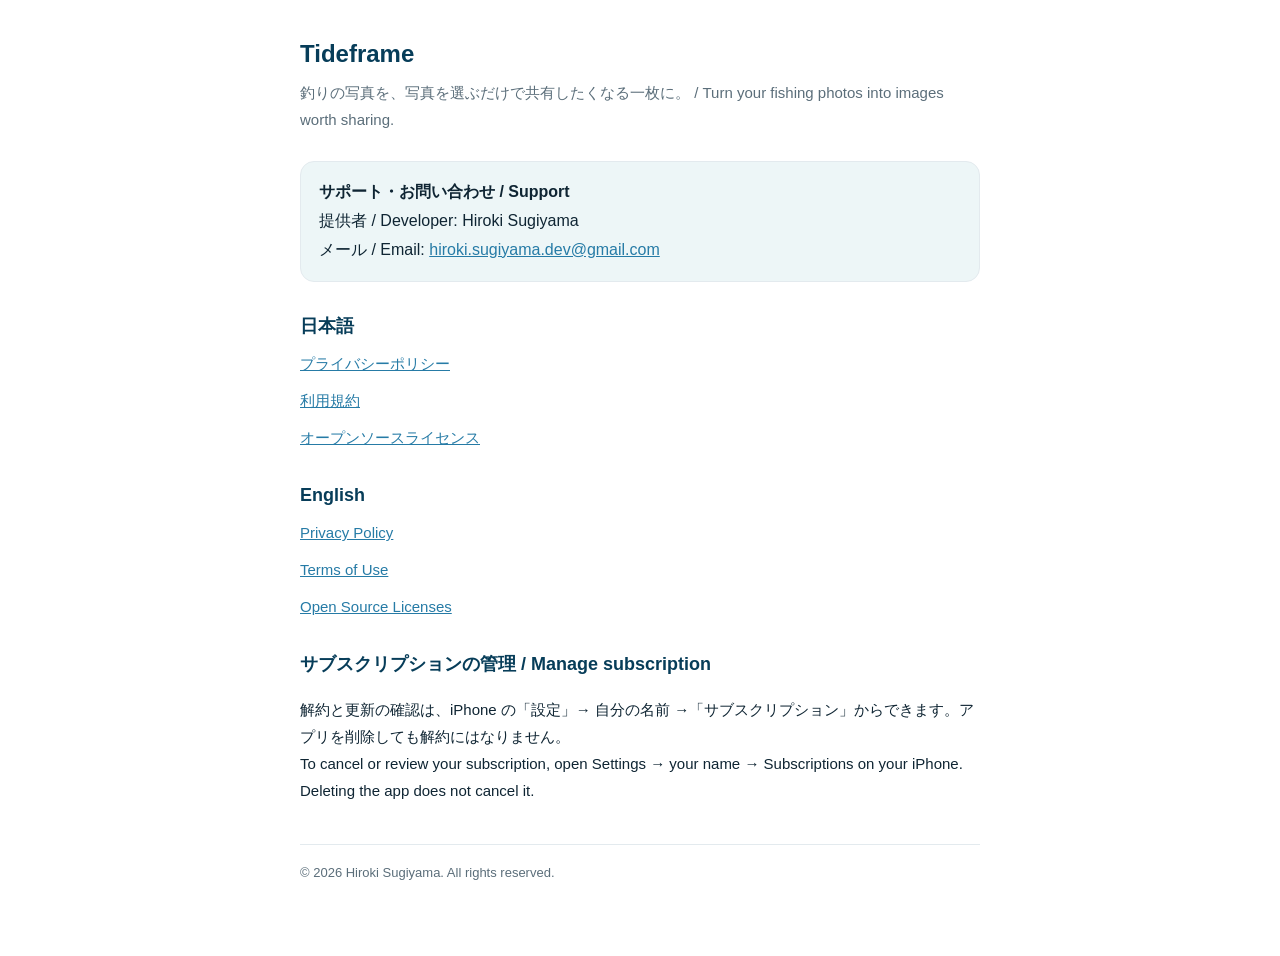
<file: index.html>
<!doctype html>
<html lang="ja">
<head>
<meta charset="utf-8" />
<meta name="viewport" content="width=device-width, initial-scale=1" />
<title>Tideframe — サポート / Support</title>
<link rel="stylesheet" href="./style.css" />
</head>
<body>
<div class="wrap">
  <h1>Tideframe</h1>
  <p class="tag">釣りの写真を、写真を選ぶだけで共有したくなる一枚に。 / Turn your fishing photos into images worth sharing.</p>

  <div class="card">
    <strong>サポート・お問い合わせ / Support</strong><br />
    提供者 / Developer: Hiroki Sugiyama<br />
    メール / Email: <a href="mailto:hiroki.sugiyama.dev@gmail.com">hiroki.sugiyama.dev@gmail.com</a>
  </div>

  <h2>日本語</h2>
  <ul class="links">
    <li><a href="./privacy-ja.html">プライバシーポリシー</a></li>
    <li><a href="./terms-ja.html">利用規約</a></li>
    <li><a href="./licenses.html">オープンソースライセンス</a></li>
  </ul>

  <h2>English</h2>
  <ul class="links">
    <li><a href="./privacy.html">Privacy Policy</a></li>
    <li><a href="./terms.html">Terms of Use</a></li>
    <li><a href="./licenses.html">Open Source Licenses</a></li>
  </ul>

  <h2>サブスクリプションの管理 / Manage subscription</h2>
  <p>解約と更新の確認は、iPhone の「設定」→ 自分の名前 →「サブスクリプション」からできます。アプリを削除しても解約にはなりません。<br />
  To cancel or review your subscription, open Settings → your name → Subscriptions on your iPhone. Deleting the app does not cancel it.</p>

  <footer>© 2026 Hiroki Sugiyama. All rights reserved.</footer>
</div>
</body>
</html>
</file>
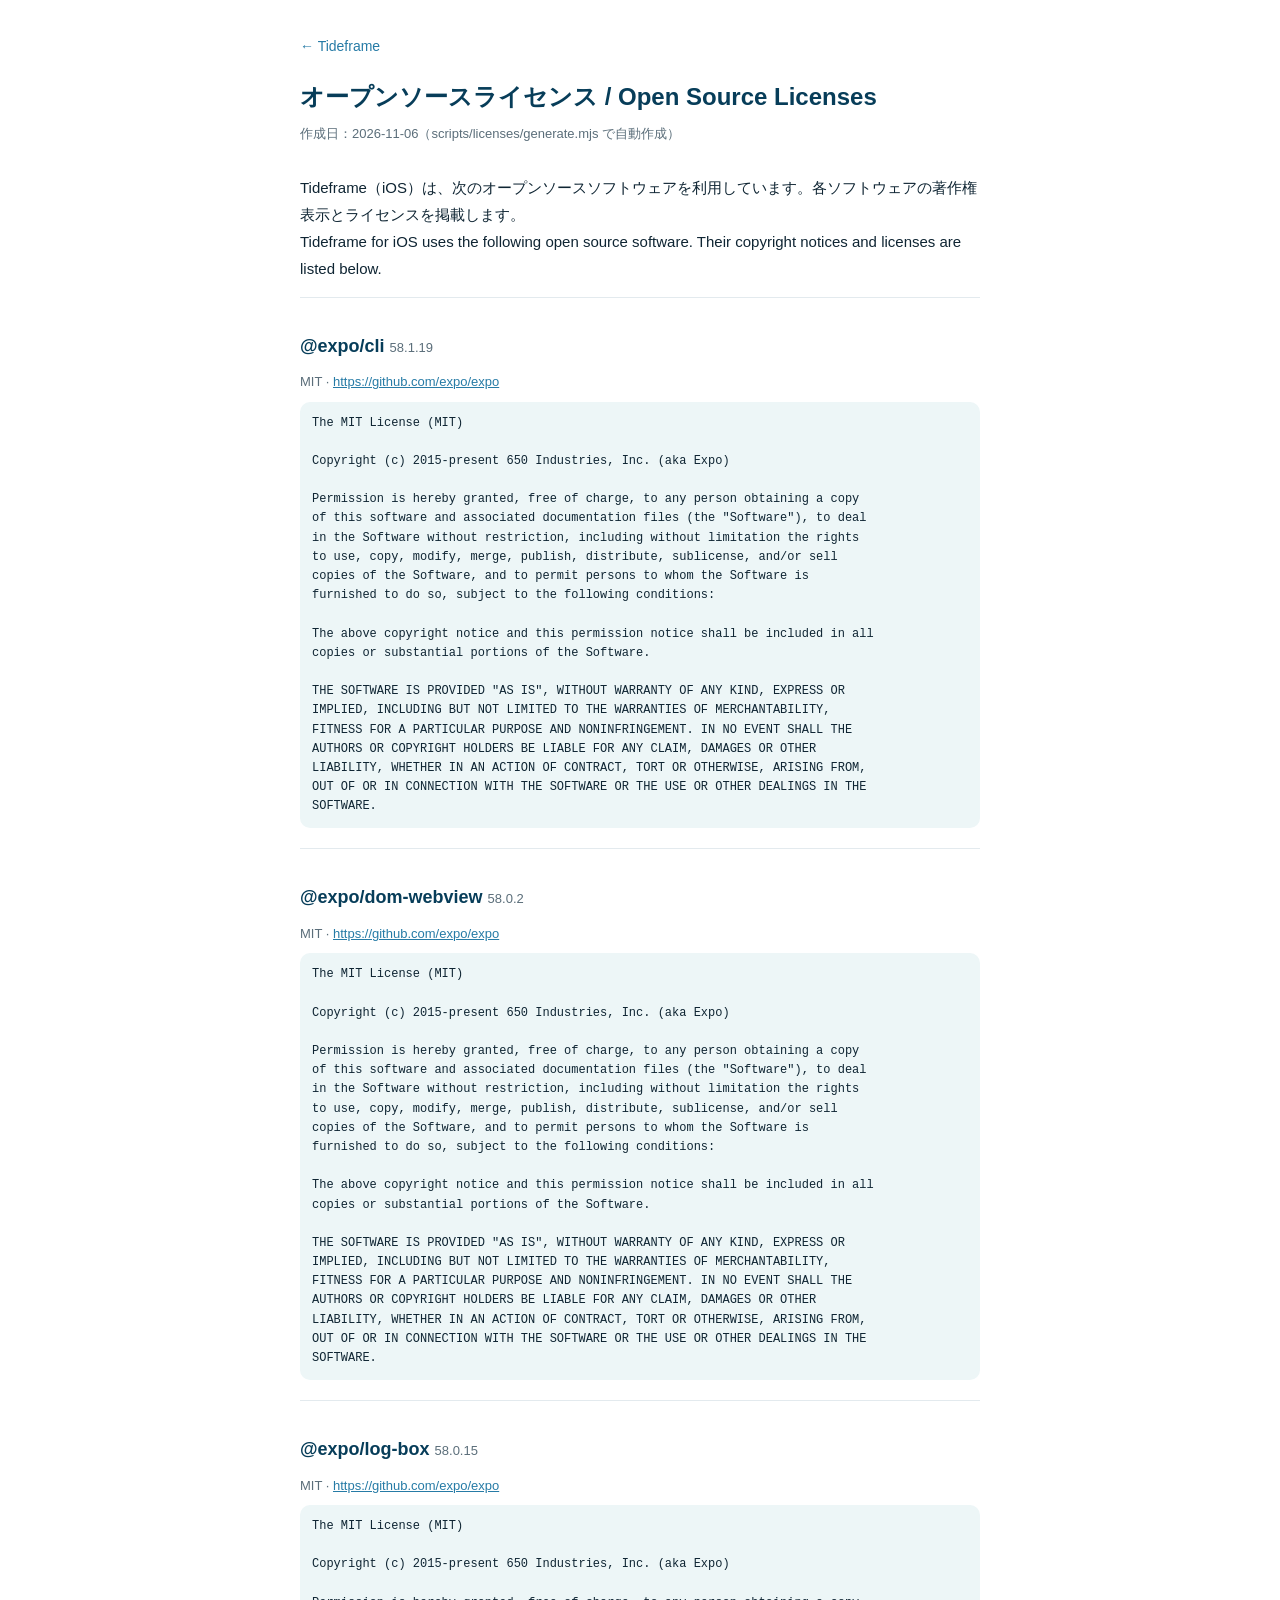
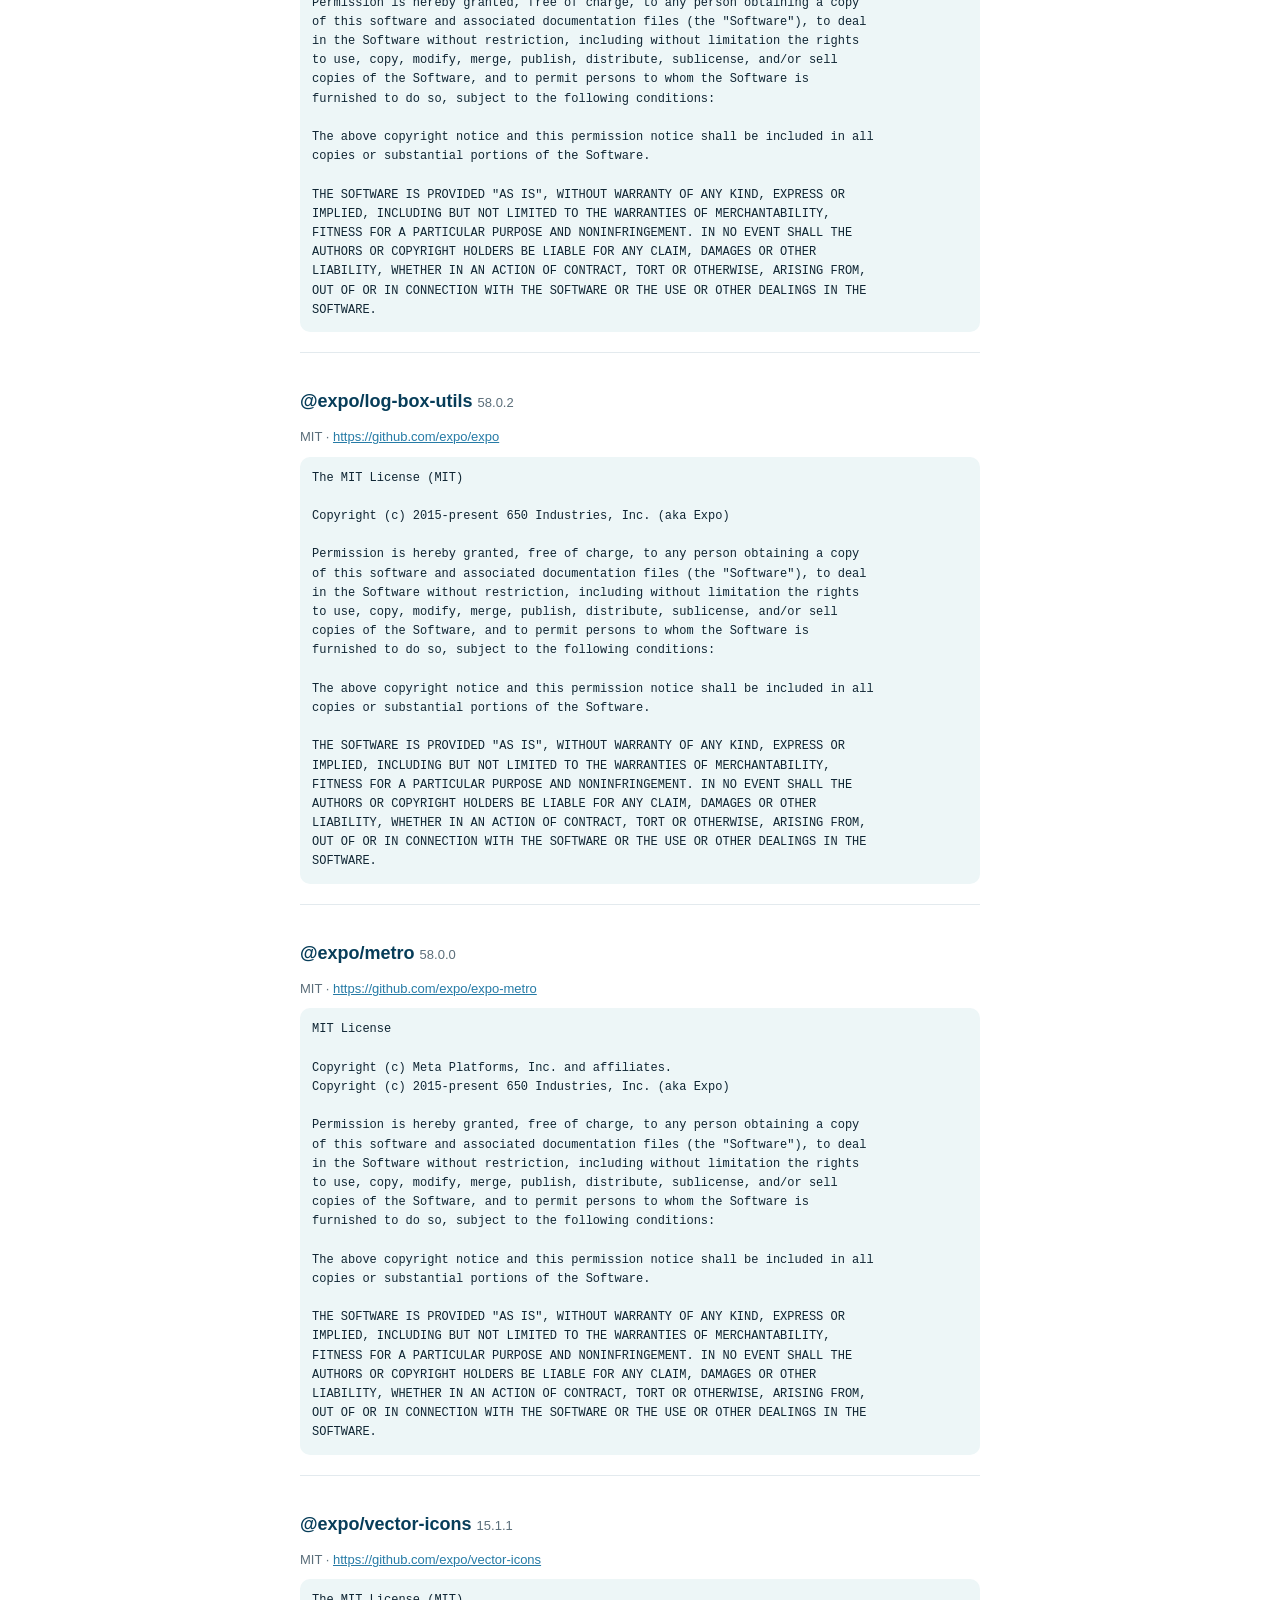
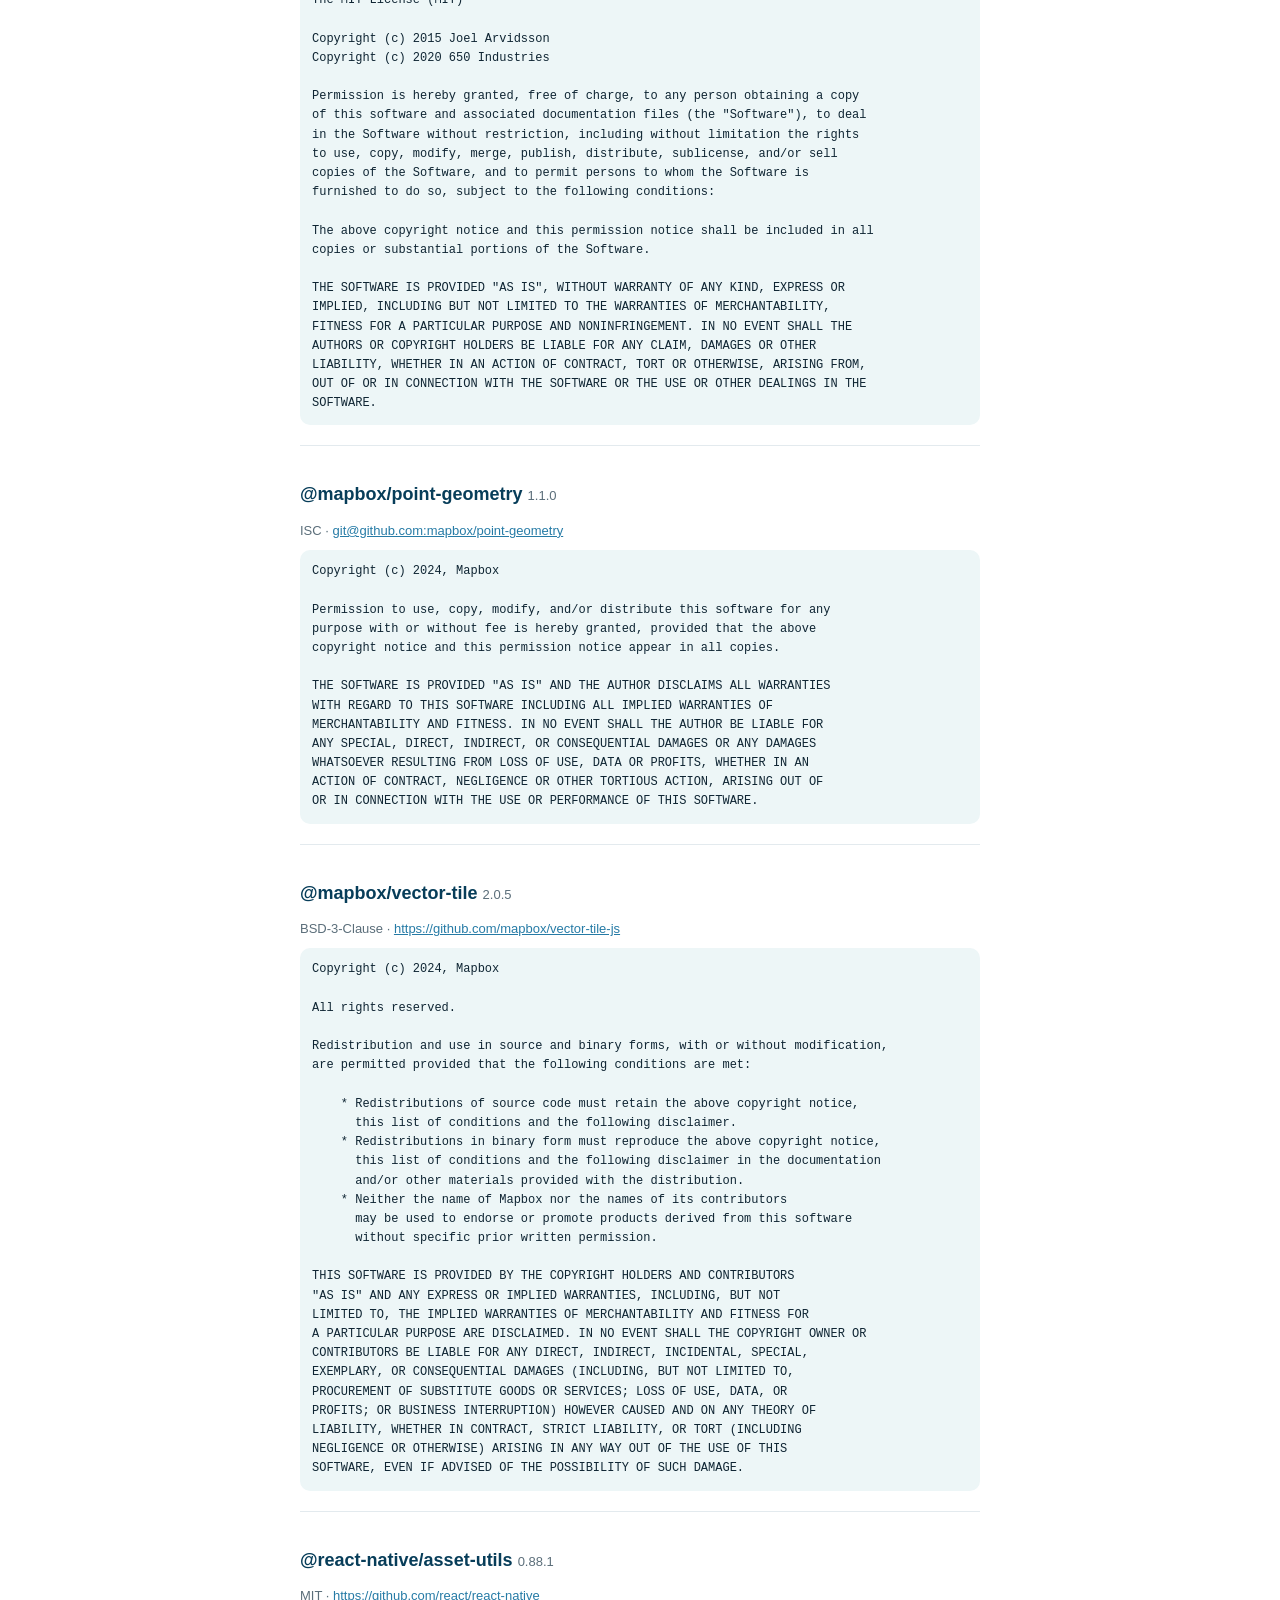
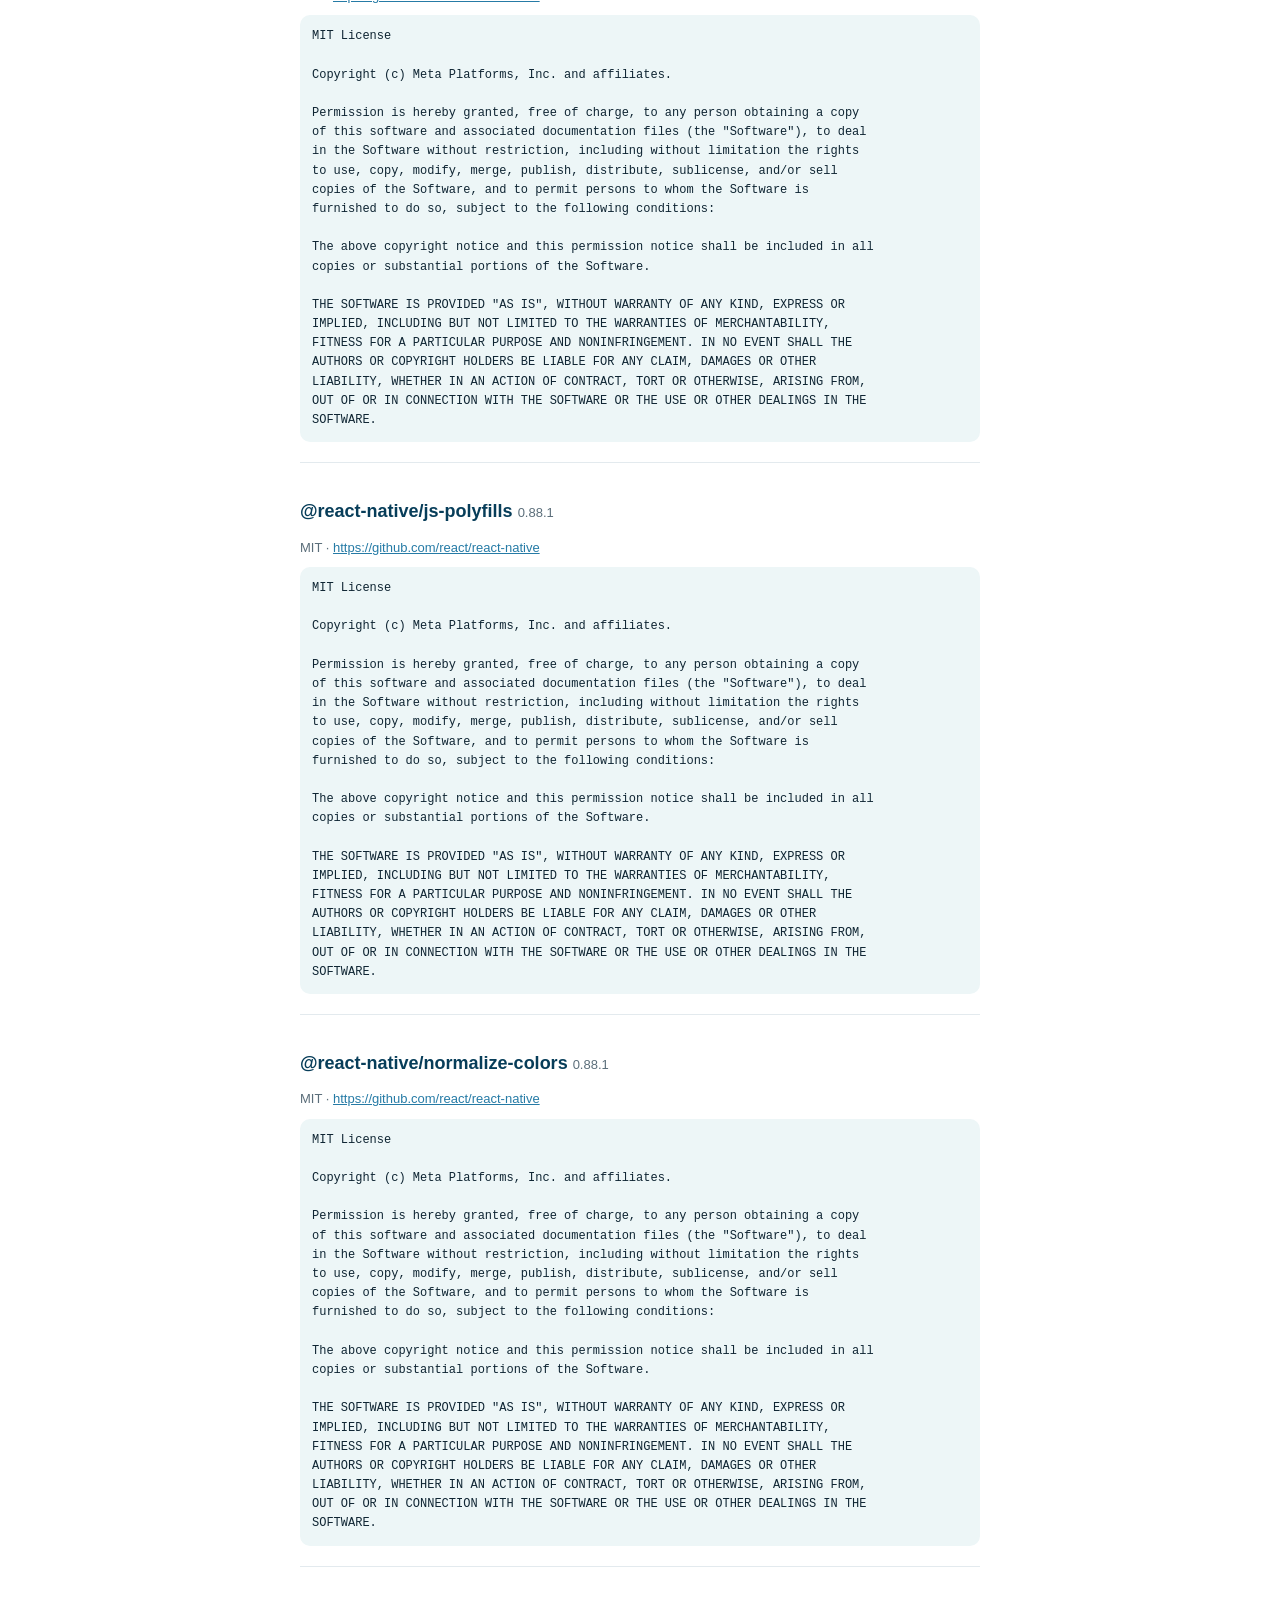
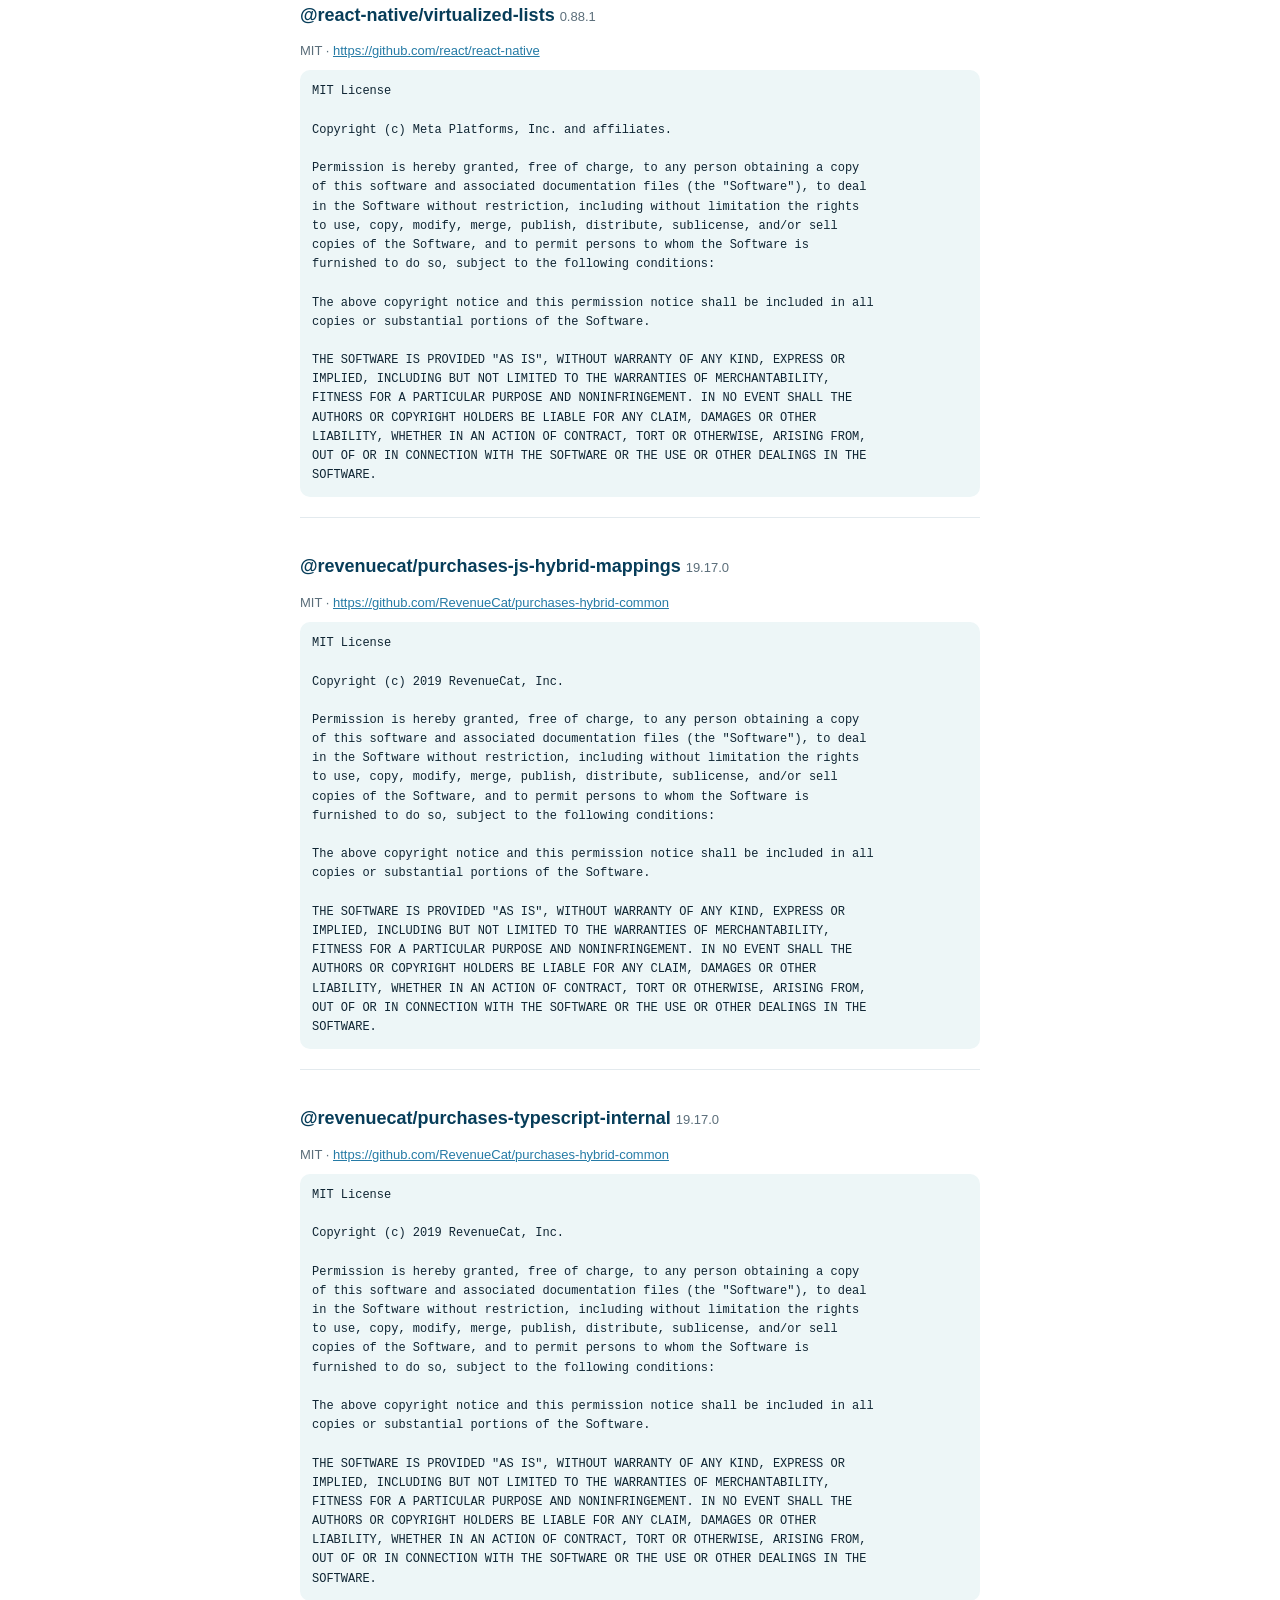
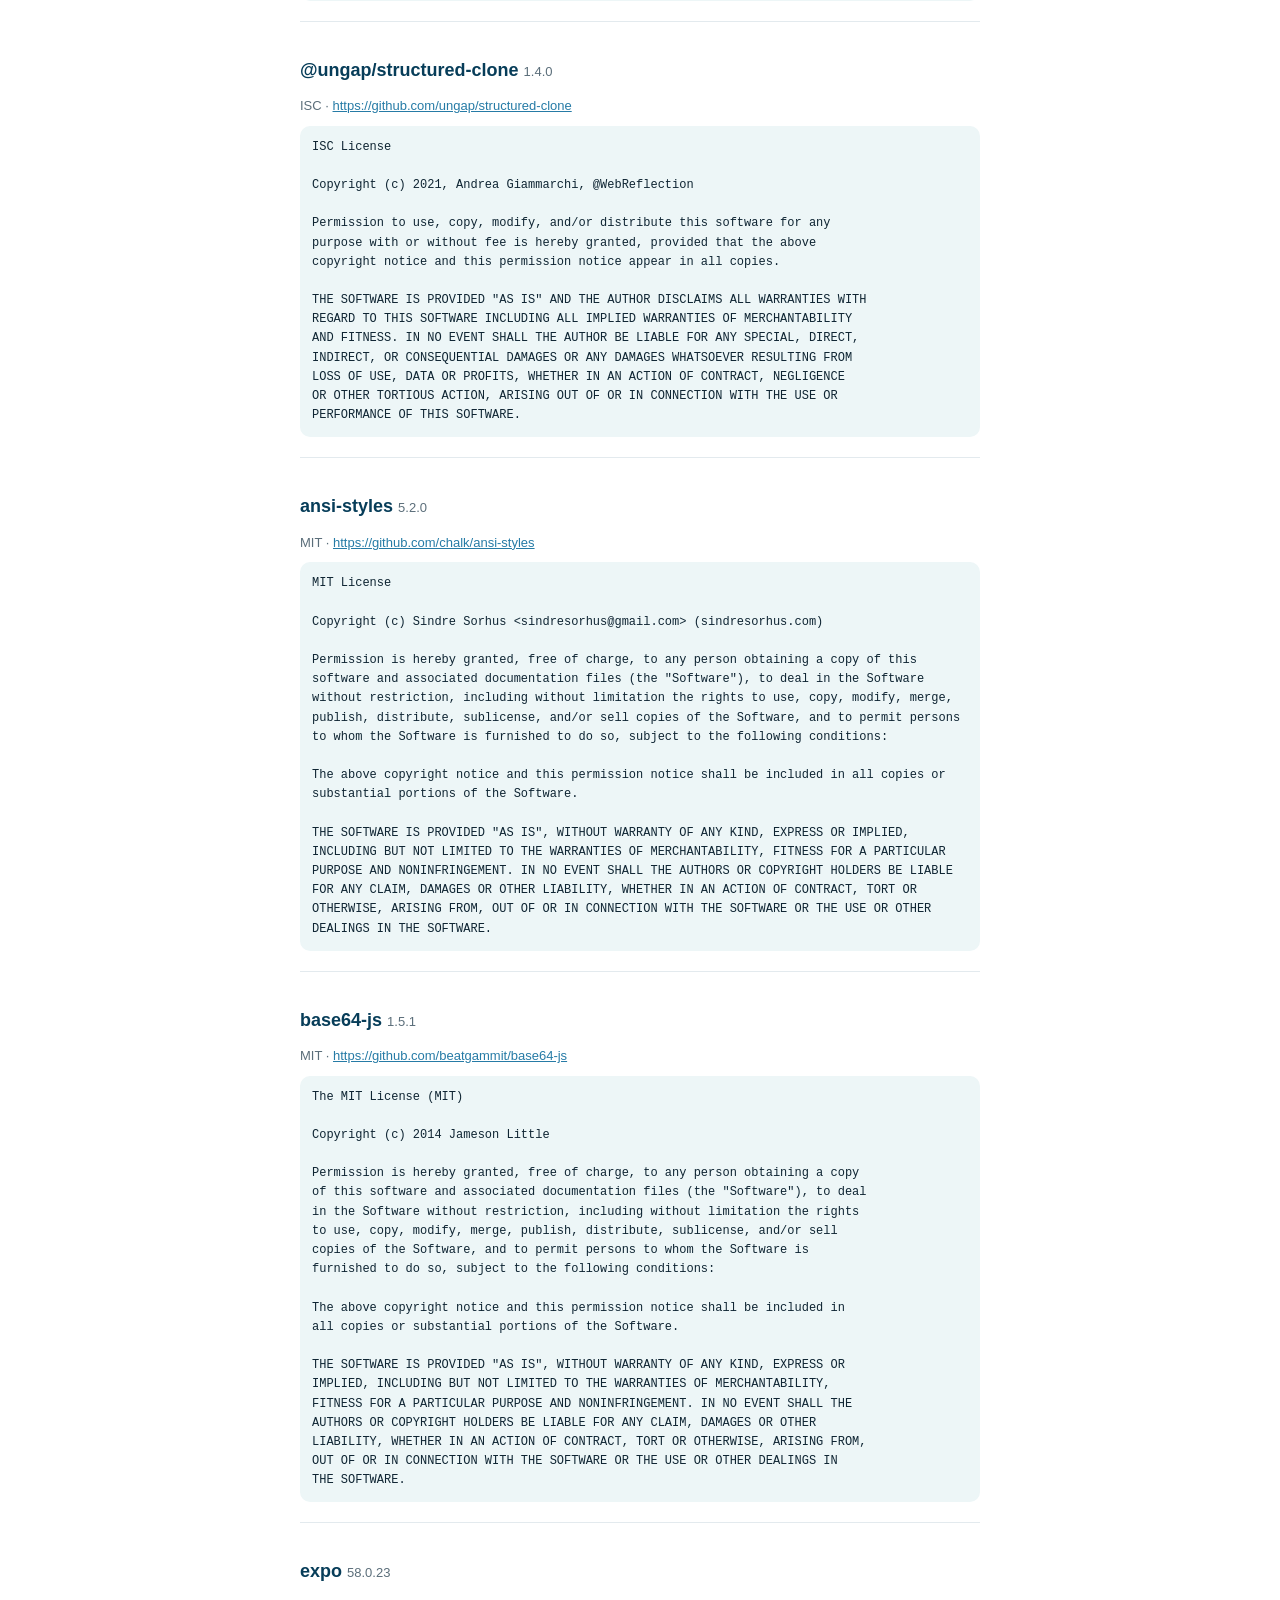
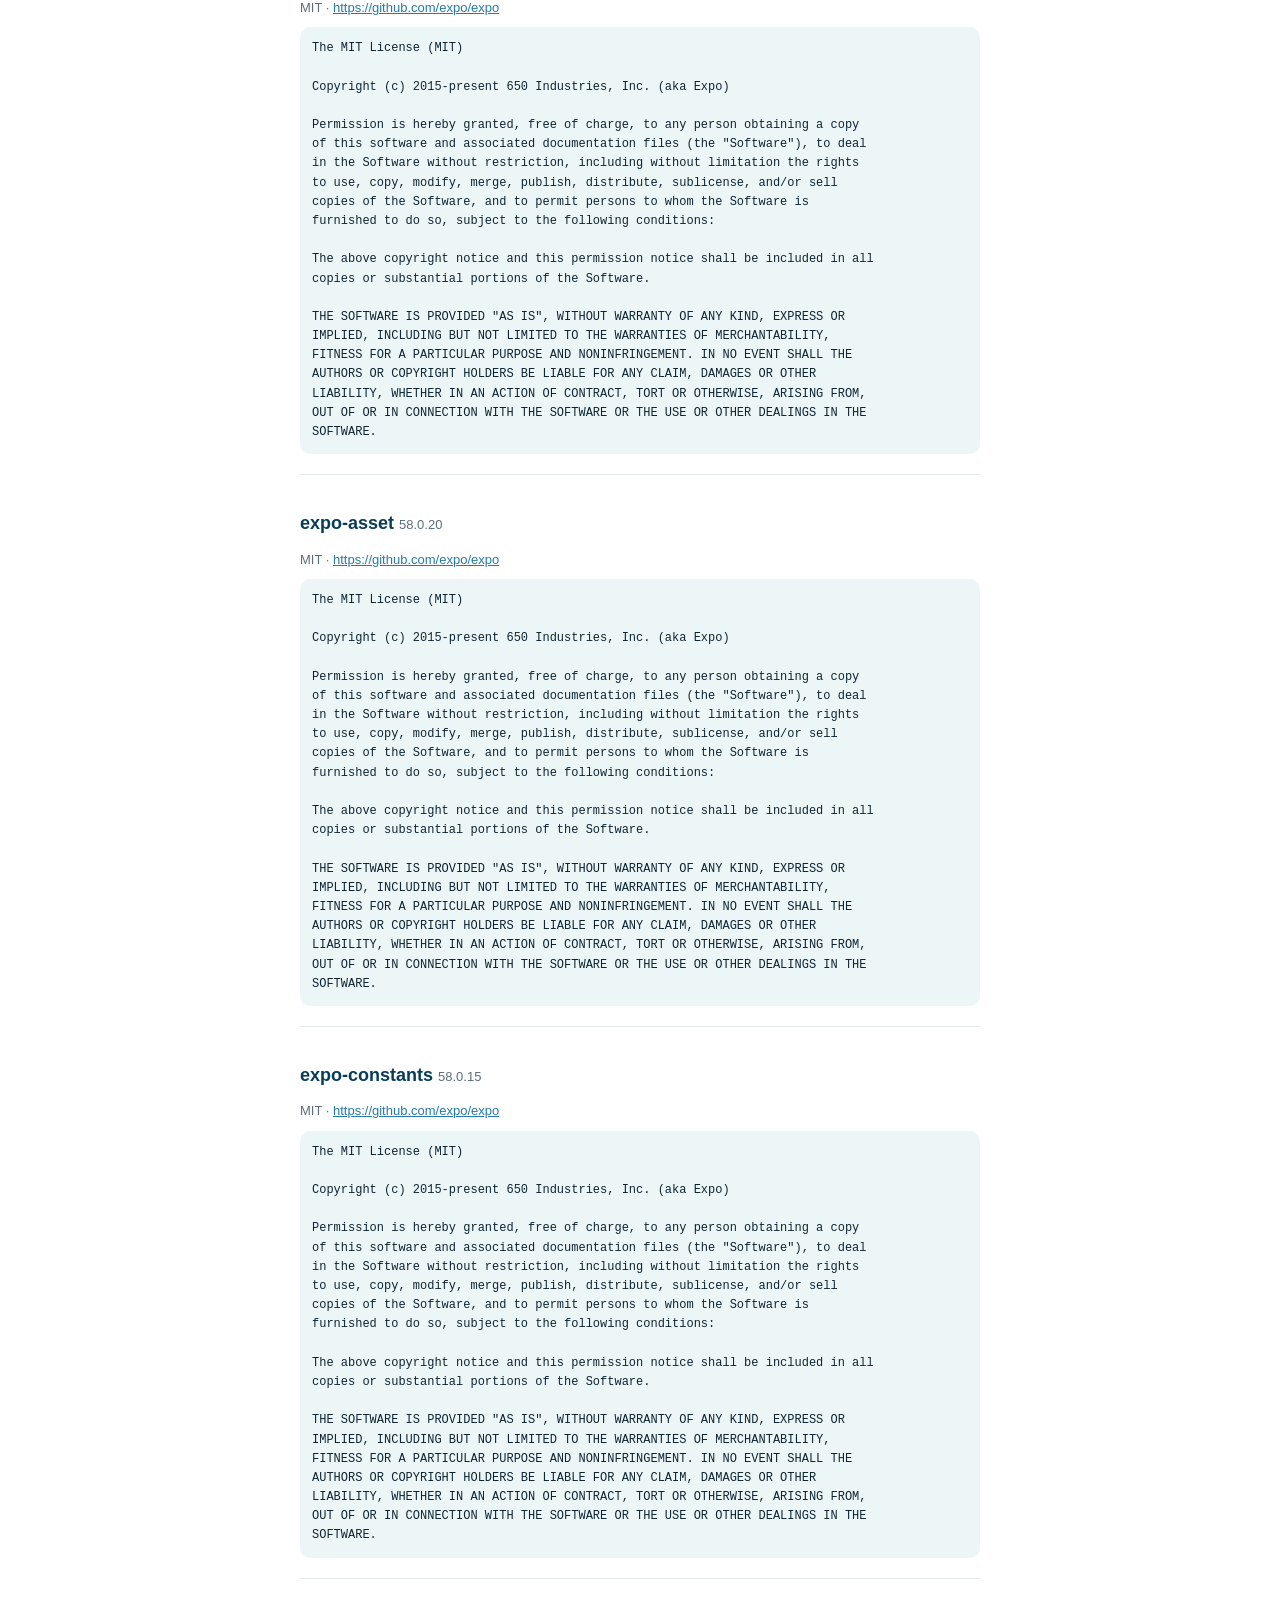
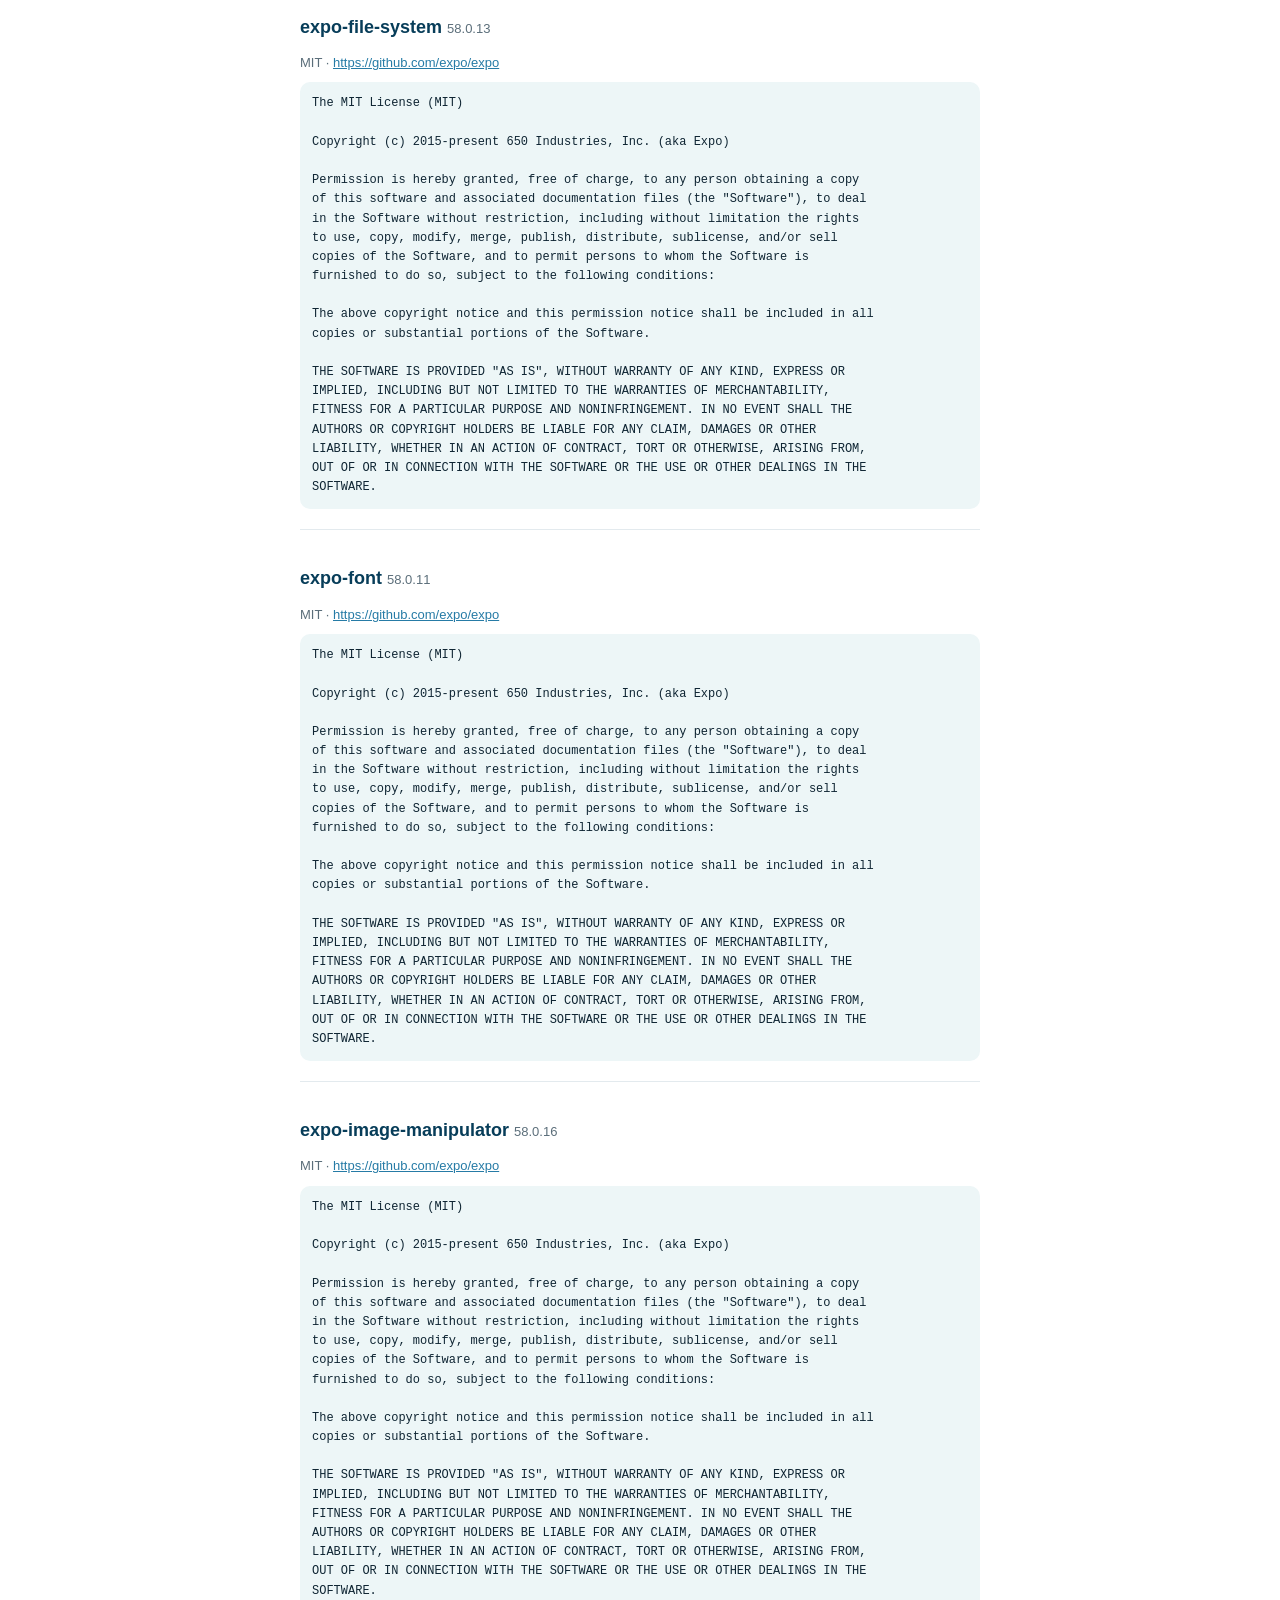
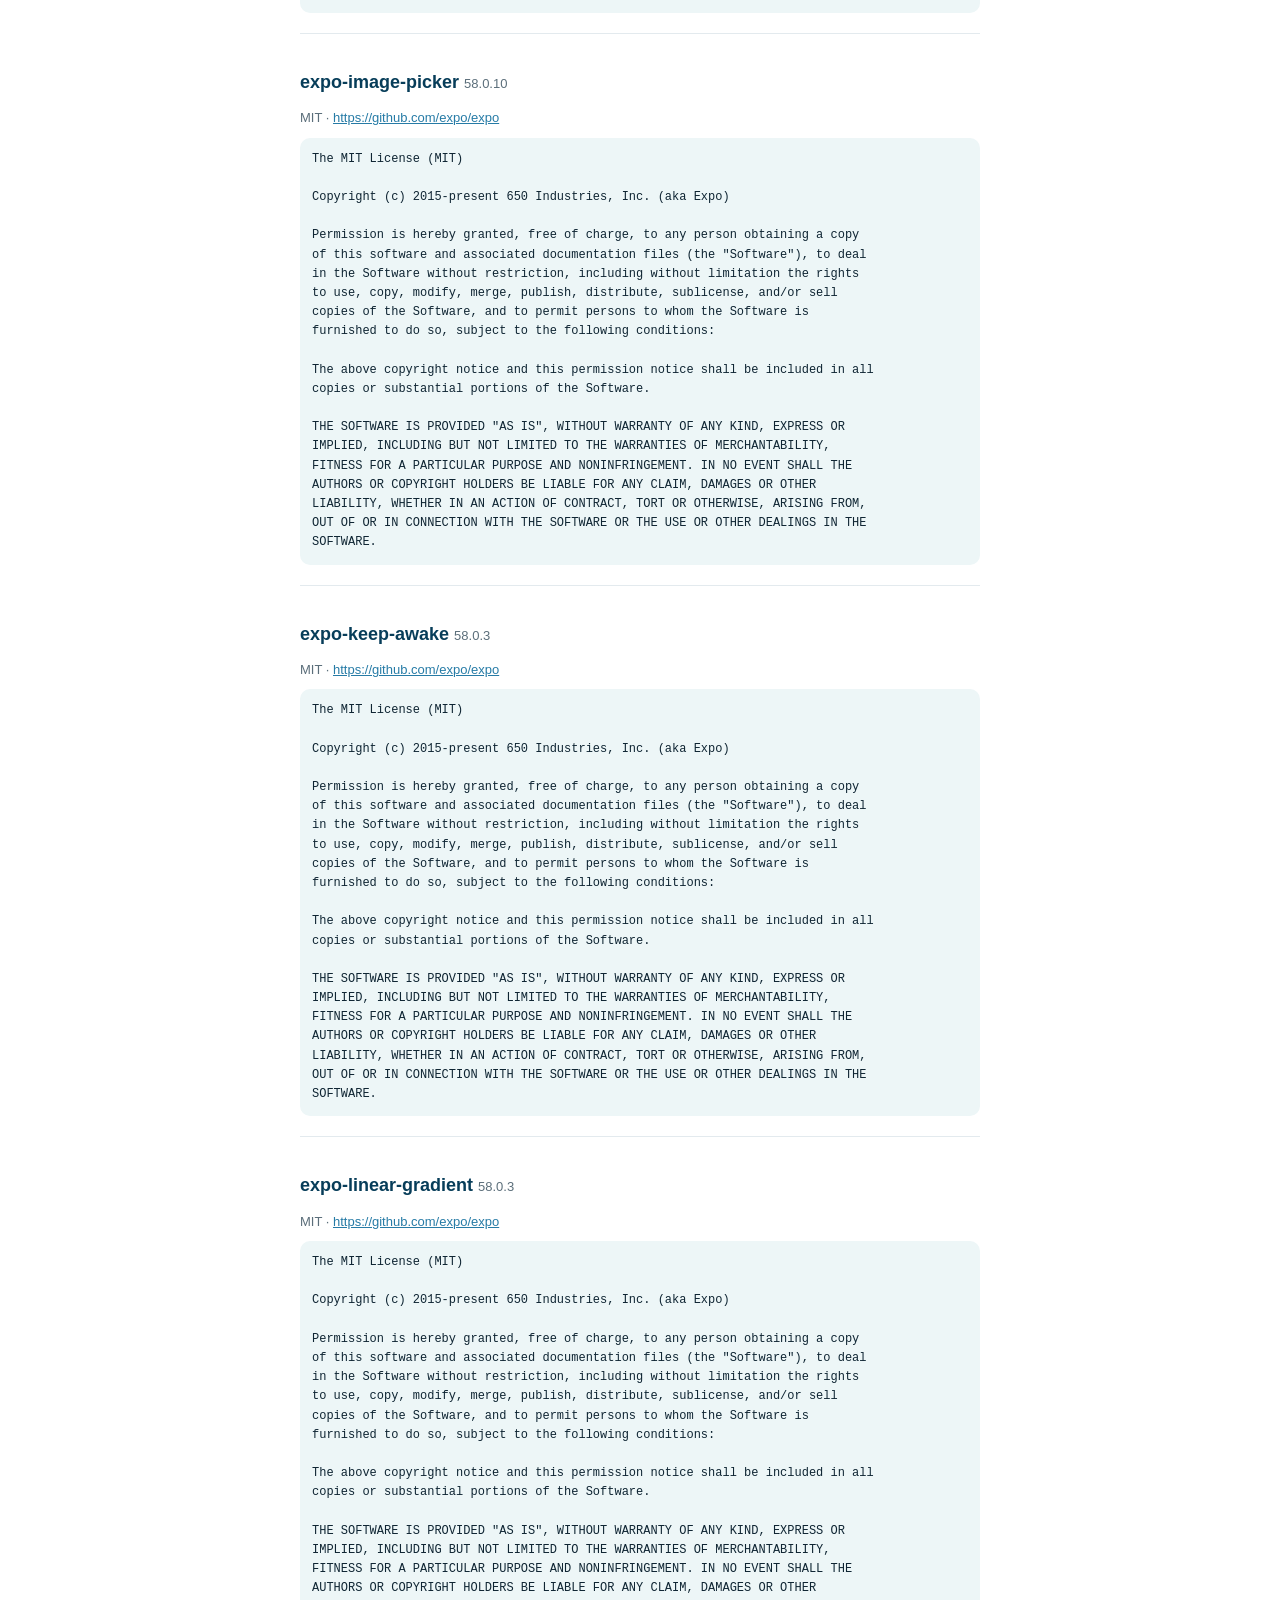
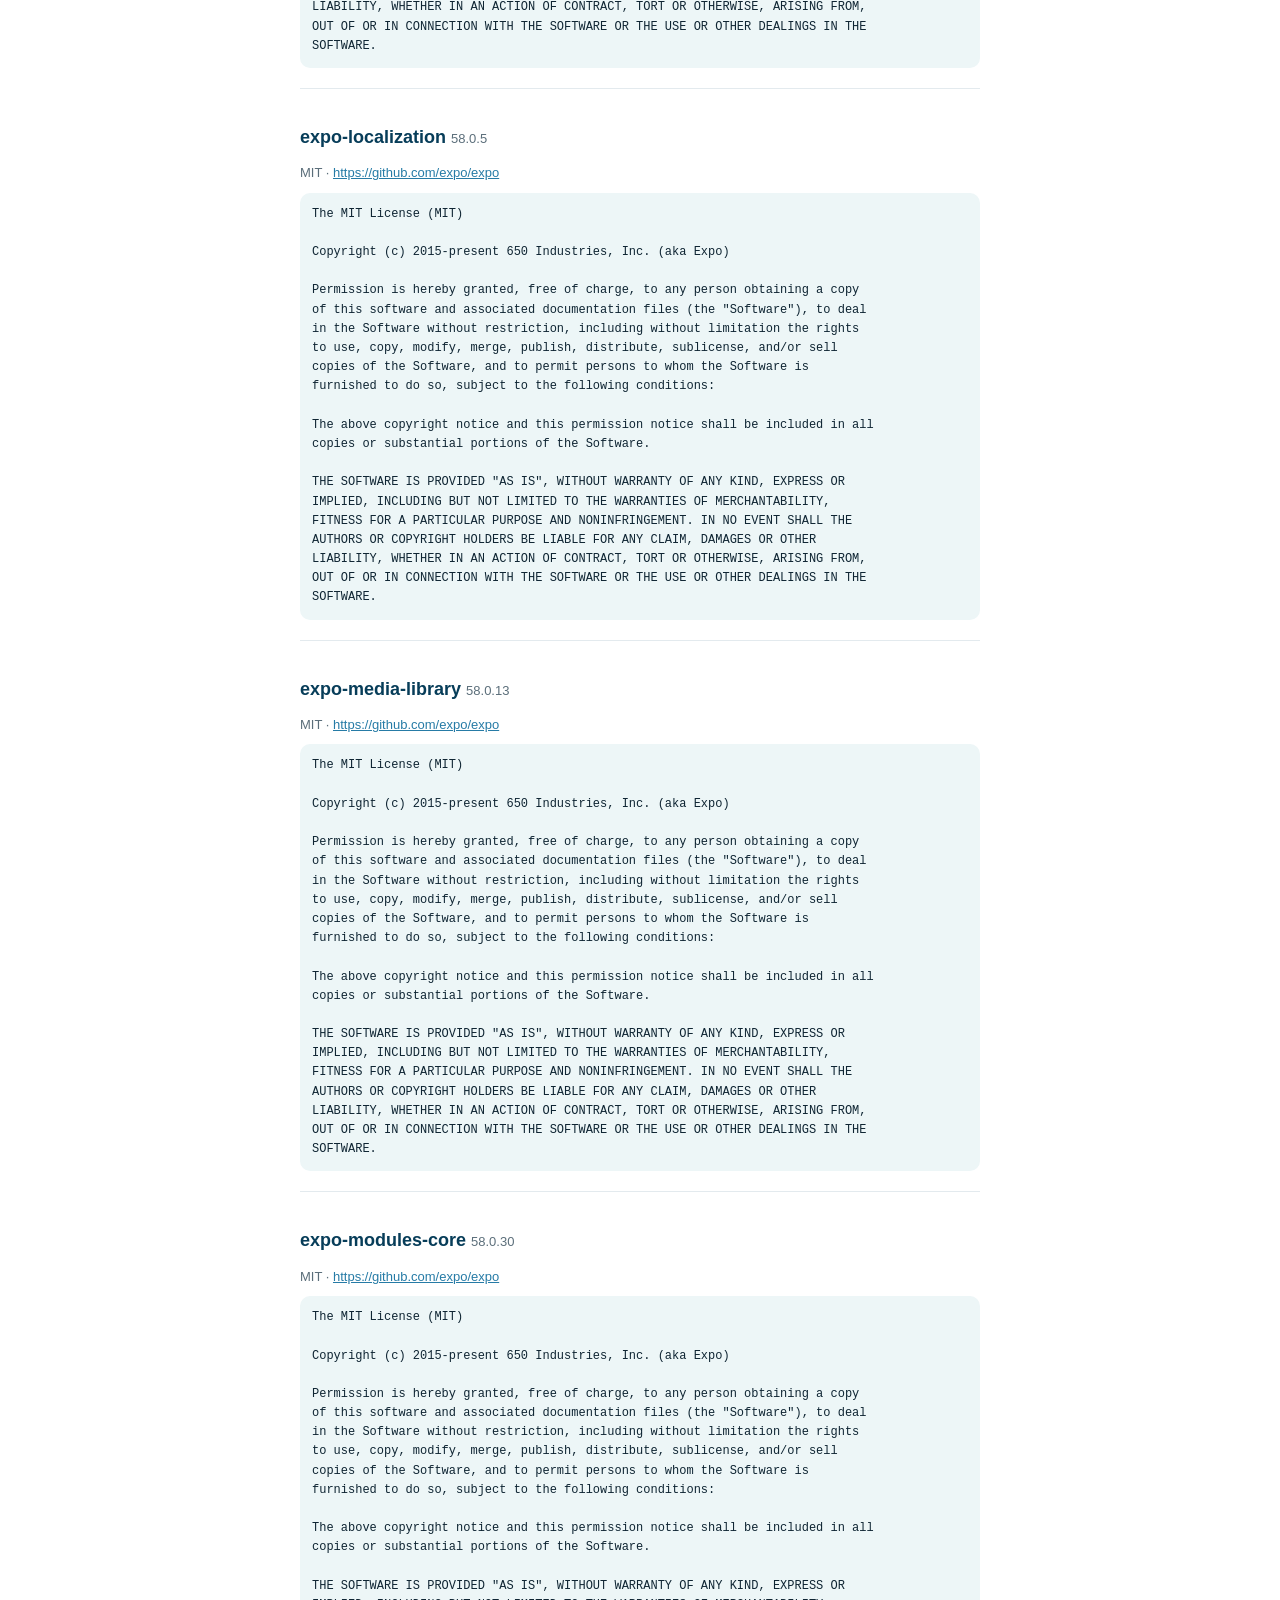
<file: licenses.html>
<!doctype html>
<html lang="ja">
<head>
<meta charset="utf-8" />
<meta name="viewport" content="width=device-width, initial-scale=1" />
<title>オープンソースライセンス — Tideframe</title>
<link rel="stylesheet" href="./style.css" />
</head>
<body>
<div class="wrap">
  <a class="back" href="./index.html">&larr; Tideframe</a>
  <h1>オープンソースライセンス / Open Source Licenses</h1>
  <p class="updated">作成日：2026-11-06（scripts/licenses/generate.mjs で自動作成）</p>
  <p>Tideframe（iOS）は、次のオープンソースソフトウェアを利用しています。各ソフトウェアの著作権表示とライセンスを掲載します。<br />
  Tideframe for iOS uses the following open source software. Their copyright notices and licenses are listed below.</p>
  <section>
    <h2>@expo/cli <span class="ver">58.1.19</span></h2>
    <p class="meta">MIT · <a href="https://github.com/expo/expo">https://github.com/expo/expo</a></p>
    <pre>The MIT License (MIT)

Copyright (c) 2015-present 650 Industries, Inc. (aka Expo)

Permission is hereby granted, free of charge, to any person obtaining a copy
of this software and associated documentation files (the &quot;Software&quot;), to deal
in the Software without restriction, including without limitation the rights
to use, copy, modify, merge, publish, distribute, sublicense, and/or sell
copies of the Software, and to permit persons to whom the Software is
furnished to do so, subject to the following conditions:

The above copyright notice and this permission notice shall be included in all
copies or substantial portions of the Software.

THE SOFTWARE IS PROVIDED &quot;AS IS&quot;, WITHOUT WARRANTY OF ANY KIND, EXPRESS OR
IMPLIED, INCLUDING BUT NOT LIMITED TO THE WARRANTIES OF MERCHANTABILITY,
FITNESS FOR A PARTICULAR PURPOSE AND NONINFRINGEMENT. IN NO EVENT SHALL THE
AUTHORS OR COPYRIGHT HOLDERS BE LIABLE FOR ANY CLAIM, DAMAGES OR OTHER
LIABILITY, WHETHER IN AN ACTION OF CONTRACT, TORT OR OTHERWISE, ARISING FROM,
OUT OF OR IN CONNECTION WITH THE SOFTWARE OR THE USE OR OTHER DEALINGS IN THE
SOFTWARE.</pre>
  </section>
  <section>
    <h2>@expo/dom-webview <span class="ver">58.0.2</span></h2>
    <p class="meta">MIT · <a href="https://github.com/expo/expo">https://github.com/expo/expo</a></p>
    <pre>The MIT License (MIT)

Copyright (c) 2015-present 650 Industries, Inc. (aka Expo)

Permission is hereby granted, free of charge, to any person obtaining a copy
of this software and associated documentation files (the &quot;Software&quot;), to deal
in the Software without restriction, including without limitation the rights
to use, copy, modify, merge, publish, distribute, sublicense, and/or sell
copies of the Software, and to permit persons to whom the Software is
furnished to do so, subject to the following conditions:

The above copyright notice and this permission notice shall be included in all
copies or substantial portions of the Software.

THE SOFTWARE IS PROVIDED &quot;AS IS&quot;, WITHOUT WARRANTY OF ANY KIND, EXPRESS OR
IMPLIED, INCLUDING BUT NOT LIMITED TO THE WARRANTIES OF MERCHANTABILITY,
FITNESS FOR A PARTICULAR PURPOSE AND NONINFRINGEMENT. IN NO EVENT SHALL THE
AUTHORS OR COPYRIGHT HOLDERS BE LIABLE FOR ANY CLAIM, DAMAGES OR OTHER
LIABILITY, WHETHER IN AN ACTION OF CONTRACT, TORT OR OTHERWISE, ARISING FROM,
OUT OF OR IN CONNECTION WITH THE SOFTWARE OR THE USE OR OTHER DEALINGS IN THE
SOFTWARE.</pre>
  </section>
  <section>
    <h2>@expo/log-box <span class="ver">58.0.15</span></h2>
    <p class="meta">MIT · <a href="https://github.com/expo/expo">https://github.com/expo/expo</a></p>
    <pre>The MIT License (MIT)

Copyright (c) 2015-present 650 Industries, Inc. (aka Expo)

Permission is hereby granted, free of charge, to any person obtaining a copy
of this software and associated documentation files (the &quot;Software&quot;), to deal
in the Software without restriction, including without limitation the rights
to use, copy, modify, merge, publish, distribute, sublicense, and/or sell
copies of the Software, and to permit persons to whom the Software is
furnished to do so, subject to the following conditions:

The above copyright notice and this permission notice shall be included in all
copies or substantial portions of the Software.

THE SOFTWARE IS PROVIDED &quot;AS IS&quot;, WITHOUT WARRANTY OF ANY KIND, EXPRESS OR
IMPLIED, INCLUDING BUT NOT LIMITED TO THE WARRANTIES OF MERCHANTABILITY,
FITNESS FOR A PARTICULAR PURPOSE AND NONINFRINGEMENT. IN NO EVENT SHALL THE
AUTHORS OR COPYRIGHT HOLDERS BE LIABLE FOR ANY CLAIM, DAMAGES OR OTHER
LIABILITY, WHETHER IN AN ACTION OF CONTRACT, TORT OR OTHERWISE, ARISING FROM,
OUT OF OR IN CONNECTION WITH THE SOFTWARE OR THE USE OR OTHER DEALINGS IN THE
SOFTWARE.</pre>
  </section>
  <section>
    <h2>@expo/log-box-utils <span class="ver">58.0.2</span></h2>
    <p class="meta">MIT · <a href="https://github.com/expo/expo">https://github.com/expo/expo</a></p>
    <pre>The MIT License (MIT)

Copyright (c) 2015-present 650 Industries, Inc. (aka Expo)

Permission is hereby granted, free of charge, to any person obtaining a copy
of this software and associated documentation files (the &quot;Software&quot;), to deal
in the Software without restriction, including without limitation the rights
to use, copy, modify, merge, publish, distribute, sublicense, and/or sell
copies of the Software, and to permit persons to whom the Software is
furnished to do so, subject to the following conditions:

The above copyright notice and this permission notice shall be included in all
copies or substantial portions of the Software.

THE SOFTWARE IS PROVIDED &quot;AS IS&quot;, WITHOUT WARRANTY OF ANY KIND, EXPRESS OR
IMPLIED, INCLUDING BUT NOT LIMITED TO THE WARRANTIES OF MERCHANTABILITY,
FITNESS FOR A PARTICULAR PURPOSE AND NONINFRINGEMENT. IN NO EVENT SHALL THE
AUTHORS OR COPYRIGHT HOLDERS BE LIABLE FOR ANY CLAIM, DAMAGES OR OTHER
LIABILITY, WHETHER IN AN ACTION OF CONTRACT, TORT OR OTHERWISE, ARISING FROM,
OUT OF OR IN CONNECTION WITH THE SOFTWARE OR THE USE OR OTHER DEALINGS IN THE
SOFTWARE.</pre>
  </section>
  <section>
    <h2>@expo/metro <span class="ver">58.0.0</span></h2>
    <p class="meta">MIT · <a href="https://github.com/expo/expo-metro">https://github.com/expo/expo-metro</a></p>
    <pre>MIT License

Copyright (c) Meta Platforms, Inc. and affiliates.
Copyright (c) 2015-present 650 Industries, Inc. (aka Expo)

Permission is hereby granted, free of charge, to any person obtaining a copy
of this software and associated documentation files (the &quot;Software&quot;), to deal
in the Software without restriction, including without limitation the rights
to use, copy, modify, merge, publish, distribute, sublicense, and/or sell
copies of the Software, and to permit persons to whom the Software is
furnished to do so, subject to the following conditions:

The above copyright notice and this permission notice shall be included in all
copies or substantial portions of the Software.

THE SOFTWARE IS PROVIDED &quot;AS IS&quot;, WITHOUT WARRANTY OF ANY KIND, EXPRESS OR
IMPLIED, INCLUDING BUT NOT LIMITED TO THE WARRANTIES OF MERCHANTABILITY,
FITNESS FOR A PARTICULAR PURPOSE AND NONINFRINGEMENT. IN NO EVENT SHALL THE
AUTHORS OR COPYRIGHT HOLDERS BE LIABLE FOR ANY CLAIM, DAMAGES OR OTHER
LIABILITY, WHETHER IN AN ACTION OF CONTRACT, TORT OR OTHERWISE, ARISING FROM,
OUT OF OR IN CONNECTION WITH THE SOFTWARE OR THE USE OR OTHER DEALINGS IN THE
SOFTWARE.</pre>
  </section>
  <section>
    <h2>@expo/vector-icons <span class="ver">15.1.1</span></h2>
    <p class="meta">MIT · <a href="https://github.com/expo/vector-icons">https://github.com/expo/vector-icons</a></p>
    <pre>The MIT License (MIT)

Copyright (c) 2015 Joel Arvidsson
Copyright (c) 2020 650 Industries

Permission is hereby granted, free of charge, to any person obtaining a copy
of this software and associated documentation files (the &quot;Software&quot;), to deal
in the Software without restriction, including without limitation the rights
to use, copy, modify, merge, publish, distribute, sublicense, and/or sell
copies of the Software, and to permit persons to whom the Software is
furnished to do so, subject to the following conditions:

The above copyright notice and this permission notice shall be included in all
copies or substantial portions of the Software.

THE SOFTWARE IS PROVIDED &quot;AS IS&quot;, WITHOUT WARRANTY OF ANY KIND, EXPRESS OR
IMPLIED, INCLUDING BUT NOT LIMITED TO THE WARRANTIES OF MERCHANTABILITY,
FITNESS FOR A PARTICULAR PURPOSE AND NONINFRINGEMENT. IN NO EVENT SHALL THE
AUTHORS OR COPYRIGHT HOLDERS BE LIABLE FOR ANY CLAIM, DAMAGES OR OTHER
LIABILITY, WHETHER IN AN ACTION OF CONTRACT, TORT OR OTHERWISE, ARISING FROM,
OUT OF OR IN CONNECTION WITH THE SOFTWARE OR THE USE OR OTHER DEALINGS IN THE
SOFTWARE.</pre>
  </section>
  <section>
    <h2>@mapbox/point-geometry <span class="ver">1.1.0</span></h2>
    <p class="meta">ISC · <a href="git@github.com:mapbox/point-geometry">git@github.com:mapbox/point-geometry</a></p>
    <pre>Copyright (c) 2024, Mapbox

Permission to use, copy, modify, and/or distribute this software for any
purpose with or without fee is hereby granted, provided that the above
copyright notice and this permission notice appear in all copies.

THE SOFTWARE IS PROVIDED &quot;AS IS&quot; AND THE AUTHOR DISCLAIMS ALL WARRANTIES
WITH REGARD TO THIS SOFTWARE INCLUDING ALL IMPLIED WARRANTIES OF
MERCHANTABILITY AND FITNESS. IN NO EVENT SHALL THE AUTHOR BE LIABLE FOR
ANY SPECIAL, DIRECT, INDIRECT, OR CONSEQUENTIAL DAMAGES OR ANY DAMAGES
WHATSOEVER RESULTING FROM LOSS OF USE, DATA OR PROFITS, WHETHER IN AN
ACTION OF CONTRACT, NEGLIGENCE OR OTHER TORTIOUS ACTION, ARISING OUT OF
OR IN CONNECTION WITH THE USE OR PERFORMANCE OF THIS SOFTWARE.</pre>
  </section>
  <section>
    <h2>@mapbox/vector-tile <span class="ver">2.0.5</span></h2>
    <p class="meta">BSD-3-Clause · <a href="https://github.com/mapbox/vector-tile-js">https://github.com/mapbox/vector-tile-js</a></p>
    <pre>Copyright (c) 2024, Mapbox

All rights reserved.

Redistribution and use in source and binary forms, with or without modification,
are permitted provided that the following conditions are met:

    * Redistributions of source code must retain the above copyright notice,
      this list of conditions and the following disclaimer.
    * Redistributions in binary form must reproduce the above copyright notice,
      this list of conditions and the following disclaimer in the documentation
      and/or other materials provided with the distribution.
    * Neither the name of Mapbox nor the names of its contributors
      may be used to endorse or promote products derived from this software
      without specific prior written permission.

THIS SOFTWARE IS PROVIDED BY THE COPYRIGHT HOLDERS AND CONTRIBUTORS
&quot;AS IS&quot; AND ANY EXPRESS OR IMPLIED WARRANTIES, INCLUDING, BUT NOT
LIMITED TO, THE IMPLIED WARRANTIES OF MERCHANTABILITY AND FITNESS FOR
A PARTICULAR PURPOSE ARE DISCLAIMED. IN NO EVENT SHALL THE COPYRIGHT OWNER OR
CONTRIBUTORS BE LIABLE FOR ANY DIRECT, INDIRECT, INCIDENTAL, SPECIAL,
EXEMPLARY, OR CONSEQUENTIAL DAMAGES (INCLUDING, BUT NOT LIMITED TO,
PROCUREMENT OF SUBSTITUTE GOODS OR SERVICES; LOSS OF USE, DATA, OR
PROFITS; OR BUSINESS INTERRUPTION) HOWEVER CAUSED AND ON ANY THEORY OF
LIABILITY, WHETHER IN CONTRACT, STRICT LIABILITY, OR TORT (INCLUDING
NEGLIGENCE OR OTHERWISE) ARISING IN ANY WAY OUT OF THE USE OF THIS
SOFTWARE, EVEN IF ADVISED OF THE POSSIBILITY OF SUCH DAMAGE.</pre>
  </section>
  <section>
    <h2>@react-native/asset-utils <span class="ver">0.88.1</span></h2>
    <p class="meta">MIT · <a href="https://github.com/react/react-native">https://github.com/react/react-native</a></p>
    <pre>MIT License

Copyright (c) Meta Platforms, Inc. and affiliates.

Permission is hereby granted, free of charge, to any person obtaining a copy
of this software and associated documentation files (the &quot;Software&quot;), to deal
in the Software without restriction, including without limitation the rights
to use, copy, modify, merge, publish, distribute, sublicense, and/or sell
copies of the Software, and to permit persons to whom the Software is
furnished to do so, subject to the following conditions:

The above copyright notice and this permission notice shall be included in all
copies or substantial portions of the Software.

THE SOFTWARE IS PROVIDED &quot;AS IS&quot;, WITHOUT WARRANTY OF ANY KIND, EXPRESS OR
IMPLIED, INCLUDING BUT NOT LIMITED TO THE WARRANTIES OF MERCHANTABILITY,
FITNESS FOR A PARTICULAR PURPOSE AND NONINFRINGEMENT. IN NO EVENT SHALL THE
AUTHORS OR COPYRIGHT HOLDERS BE LIABLE FOR ANY CLAIM, DAMAGES OR OTHER
LIABILITY, WHETHER IN AN ACTION OF CONTRACT, TORT OR OTHERWISE, ARISING FROM,
OUT OF OR IN CONNECTION WITH THE SOFTWARE OR THE USE OR OTHER DEALINGS IN THE
SOFTWARE.</pre>
  </section>
  <section>
    <h2>@react-native/js-polyfills <span class="ver">0.88.1</span></h2>
    <p class="meta">MIT · <a href="https://github.com/react/react-native">https://github.com/react/react-native</a></p>
    <pre>MIT License

Copyright (c) Meta Platforms, Inc. and affiliates.

Permission is hereby granted, free of charge, to any person obtaining a copy
of this software and associated documentation files (the &quot;Software&quot;), to deal
in the Software without restriction, including without limitation the rights
to use, copy, modify, merge, publish, distribute, sublicense, and/or sell
copies of the Software, and to permit persons to whom the Software is
furnished to do so, subject to the following conditions:

The above copyright notice and this permission notice shall be included in all
copies or substantial portions of the Software.

THE SOFTWARE IS PROVIDED &quot;AS IS&quot;, WITHOUT WARRANTY OF ANY KIND, EXPRESS OR
IMPLIED, INCLUDING BUT NOT LIMITED TO THE WARRANTIES OF MERCHANTABILITY,
FITNESS FOR A PARTICULAR PURPOSE AND NONINFRINGEMENT. IN NO EVENT SHALL THE
AUTHORS OR COPYRIGHT HOLDERS BE LIABLE FOR ANY CLAIM, DAMAGES OR OTHER
LIABILITY, WHETHER IN AN ACTION OF CONTRACT, TORT OR OTHERWISE, ARISING FROM,
OUT OF OR IN CONNECTION WITH THE SOFTWARE OR THE USE OR OTHER DEALINGS IN THE
SOFTWARE.</pre>
  </section>
  <section>
    <h2>@react-native/normalize-colors <span class="ver">0.88.1</span></h2>
    <p class="meta">MIT · <a href="https://github.com/react/react-native">https://github.com/react/react-native</a></p>
    <pre>MIT License

Copyright (c) Meta Platforms, Inc. and affiliates.

Permission is hereby granted, free of charge, to any person obtaining a copy
of this software and associated documentation files (the &quot;Software&quot;), to deal
in the Software without restriction, including without limitation the rights
to use, copy, modify, merge, publish, distribute, sublicense, and/or sell
copies of the Software, and to permit persons to whom the Software is
furnished to do so, subject to the following conditions:

The above copyright notice and this permission notice shall be included in all
copies or substantial portions of the Software.

THE SOFTWARE IS PROVIDED &quot;AS IS&quot;, WITHOUT WARRANTY OF ANY KIND, EXPRESS OR
IMPLIED, INCLUDING BUT NOT LIMITED TO THE WARRANTIES OF MERCHANTABILITY,
FITNESS FOR A PARTICULAR PURPOSE AND NONINFRINGEMENT. IN NO EVENT SHALL THE
AUTHORS OR COPYRIGHT HOLDERS BE LIABLE FOR ANY CLAIM, DAMAGES OR OTHER
LIABILITY, WHETHER IN AN ACTION OF CONTRACT, TORT OR OTHERWISE, ARISING FROM,
OUT OF OR IN CONNECTION WITH THE SOFTWARE OR THE USE OR OTHER DEALINGS IN THE
SOFTWARE.</pre>
  </section>
  <section>
    <h2>@react-native/virtualized-lists <span class="ver">0.88.1</span></h2>
    <p class="meta">MIT · <a href="https://github.com/react/react-native">https://github.com/react/react-native</a></p>
    <pre>MIT License

Copyright (c) Meta Platforms, Inc. and affiliates.

Permission is hereby granted, free of charge, to any person obtaining a copy
of this software and associated documentation files (the &quot;Software&quot;), to deal
in the Software without restriction, including without limitation the rights
to use, copy, modify, merge, publish, distribute, sublicense, and/or sell
copies of the Software, and to permit persons to whom the Software is
furnished to do so, subject to the following conditions:

The above copyright notice and this permission notice shall be included in all
copies or substantial portions of the Software.

THE SOFTWARE IS PROVIDED &quot;AS IS&quot;, WITHOUT WARRANTY OF ANY KIND, EXPRESS OR
IMPLIED, INCLUDING BUT NOT LIMITED TO THE WARRANTIES OF MERCHANTABILITY,
FITNESS FOR A PARTICULAR PURPOSE AND NONINFRINGEMENT. IN NO EVENT SHALL THE
AUTHORS OR COPYRIGHT HOLDERS BE LIABLE FOR ANY CLAIM, DAMAGES OR OTHER
LIABILITY, WHETHER IN AN ACTION OF CONTRACT, TORT OR OTHERWISE, ARISING FROM,
OUT OF OR IN CONNECTION WITH THE SOFTWARE OR THE USE OR OTHER DEALINGS IN THE
SOFTWARE.</pre>
  </section>
  <section>
    <h2>@revenuecat/purchases-js-hybrid-mappings <span class="ver">19.17.0</span></h2>
    <p class="meta">MIT · <a href="https://github.com/RevenueCat/purchases-hybrid-common">https://github.com/RevenueCat/purchases-hybrid-common</a></p>
    <pre>MIT License

Copyright (c) 2019 RevenueCat, Inc.

Permission is hereby granted, free of charge, to any person obtaining a copy
of this software and associated documentation files (the &quot;Software&quot;), to deal
in the Software without restriction, including without limitation the rights
to use, copy, modify, merge, publish, distribute, sublicense, and/or sell
copies of the Software, and to permit persons to whom the Software is
furnished to do so, subject to the following conditions:

The above copyright notice and this permission notice shall be included in all
copies or substantial portions of the Software.

THE SOFTWARE IS PROVIDED &quot;AS IS&quot;, WITHOUT WARRANTY OF ANY KIND, EXPRESS OR
IMPLIED, INCLUDING BUT NOT LIMITED TO THE WARRANTIES OF MERCHANTABILITY,
FITNESS FOR A PARTICULAR PURPOSE AND NONINFRINGEMENT. IN NO EVENT SHALL THE
AUTHORS OR COPYRIGHT HOLDERS BE LIABLE FOR ANY CLAIM, DAMAGES OR OTHER
LIABILITY, WHETHER IN AN ACTION OF CONTRACT, TORT OR OTHERWISE, ARISING FROM,
OUT OF OR IN CONNECTION WITH THE SOFTWARE OR THE USE OR OTHER DEALINGS IN THE
SOFTWARE.</pre>
  </section>
  <section>
    <h2>@revenuecat/purchases-typescript-internal <span class="ver">19.17.0</span></h2>
    <p class="meta">MIT · <a href="https://github.com/RevenueCat/purchases-hybrid-common">https://github.com/RevenueCat/purchases-hybrid-common</a></p>
    <pre>MIT License

Copyright (c) 2019 RevenueCat, Inc.

Permission is hereby granted, free of charge, to any person obtaining a copy
of this software and associated documentation files (the &quot;Software&quot;), to deal
in the Software without restriction, including without limitation the rights
to use, copy, modify, merge, publish, distribute, sublicense, and/or sell
copies of the Software, and to permit persons to whom the Software is
furnished to do so, subject to the following conditions:

The above copyright notice and this permission notice shall be included in all
copies or substantial portions of the Software.

THE SOFTWARE IS PROVIDED &quot;AS IS&quot;, WITHOUT WARRANTY OF ANY KIND, EXPRESS OR
IMPLIED, INCLUDING BUT NOT LIMITED TO THE WARRANTIES OF MERCHANTABILITY,
FITNESS FOR A PARTICULAR PURPOSE AND NONINFRINGEMENT. IN NO EVENT SHALL THE
AUTHORS OR COPYRIGHT HOLDERS BE LIABLE FOR ANY CLAIM, DAMAGES OR OTHER
LIABILITY, WHETHER IN AN ACTION OF CONTRACT, TORT OR OTHERWISE, ARISING FROM,
OUT OF OR IN CONNECTION WITH THE SOFTWARE OR THE USE OR OTHER DEALINGS IN THE
SOFTWARE.</pre>
  </section>
  <section>
    <h2>@ungap/structured-clone <span class="ver">1.4.0</span></h2>
    <p class="meta">ISC · <a href="https://github.com/ungap/structured-clone">https://github.com/ungap/structured-clone</a></p>
    <pre>ISC License

Copyright (c) 2021, Andrea Giammarchi, @WebReflection

Permission to use, copy, modify, and/or distribute this software for any
purpose with or without fee is hereby granted, provided that the above
copyright notice and this permission notice appear in all copies.

THE SOFTWARE IS PROVIDED &quot;AS IS&quot; AND THE AUTHOR DISCLAIMS ALL WARRANTIES WITH
REGARD TO THIS SOFTWARE INCLUDING ALL IMPLIED WARRANTIES OF MERCHANTABILITY
AND FITNESS. IN NO EVENT SHALL THE AUTHOR BE LIABLE FOR ANY SPECIAL, DIRECT,
INDIRECT, OR CONSEQUENTIAL DAMAGES OR ANY DAMAGES WHATSOEVER RESULTING FROM
LOSS OF USE, DATA OR PROFITS, WHETHER IN AN ACTION OF CONTRACT, NEGLIGENCE
OR OTHER TORTIOUS ACTION, ARISING OUT OF OR IN CONNECTION WITH THE USE OR
PERFORMANCE OF THIS SOFTWARE.</pre>
  </section>
  <section>
    <h2>ansi-styles <span class="ver">5.2.0</span></h2>
    <p class="meta">MIT · <a href="https://github.com/chalk/ansi-styles">https://github.com/chalk/ansi-styles</a></p>
    <pre>MIT License

Copyright (c) Sindre Sorhus &lt;sindresorhus@gmail.com&gt; (sindresorhus.com)

Permission is hereby granted, free of charge, to any person obtaining a copy of this software and associated documentation files (the &quot;Software&quot;), to deal in the Software without restriction, including without limitation the rights to use, copy, modify, merge, publish, distribute, sublicense, and/or sell copies of the Software, and to permit persons to whom the Software is furnished to do so, subject to the following conditions:

The above copyright notice and this permission notice shall be included in all copies or substantial portions of the Software.

THE SOFTWARE IS PROVIDED &quot;AS IS&quot;, WITHOUT WARRANTY OF ANY KIND, EXPRESS OR IMPLIED, INCLUDING BUT NOT LIMITED TO THE WARRANTIES OF MERCHANTABILITY, FITNESS FOR A PARTICULAR PURPOSE AND NONINFRINGEMENT. IN NO EVENT SHALL THE AUTHORS OR COPYRIGHT HOLDERS BE LIABLE FOR ANY CLAIM, DAMAGES OR OTHER LIABILITY, WHETHER IN AN ACTION OF CONTRACT, TORT OR OTHERWISE, ARISING FROM, OUT OF OR IN CONNECTION WITH THE SOFTWARE OR THE USE OR OTHER DEALINGS IN THE SOFTWARE.</pre>
  </section>
  <section>
    <h2>base64-js <span class="ver">1.5.1</span></h2>
    <p class="meta">MIT · <a href="https://github.com/beatgammit/base64-js">https://github.com/beatgammit/base64-js</a></p>
    <pre>The MIT License (MIT)

Copyright (c) 2014 Jameson Little

Permission is hereby granted, free of charge, to any person obtaining a copy
of this software and associated documentation files (the &quot;Software&quot;), to deal
in the Software without restriction, including without limitation the rights
to use, copy, modify, merge, publish, distribute, sublicense, and/or sell
copies of the Software, and to permit persons to whom the Software is
furnished to do so, subject to the following conditions:

The above copyright notice and this permission notice shall be included in
all copies or substantial portions of the Software.

THE SOFTWARE IS PROVIDED &quot;AS IS&quot;, WITHOUT WARRANTY OF ANY KIND, EXPRESS OR
IMPLIED, INCLUDING BUT NOT LIMITED TO THE WARRANTIES OF MERCHANTABILITY,
FITNESS FOR A PARTICULAR PURPOSE AND NONINFRINGEMENT. IN NO EVENT SHALL THE
AUTHORS OR COPYRIGHT HOLDERS BE LIABLE FOR ANY CLAIM, DAMAGES OR OTHER
LIABILITY, WHETHER IN AN ACTION OF CONTRACT, TORT OR OTHERWISE, ARISING FROM,
OUT OF OR IN CONNECTION WITH THE SOFTWARE OR THE USE OR OTHER DEALINGS IN
THE SOFTWARE.</pre>
  </section>
  <section>
    <h2>expo <span class="ver">58.0.23</span></h2>
    <p class="meta">MIT · <a href="https://github.com/expo/expo">https://github.com/expo/expo</a></p>
    <pre>The MIT License (MIT)

Copyright (c) 2015-present 650 Industries, Inc. (aka Expo)

Permission is hereby granted, free of charge, to any person obtaining a copy
of this software and associated documentation files (the &quot;Software&quot;), to deal
in the Software without restriction, including without limitation the rights
to use, copy, modify, merge, publish, distribute, sublicense, and/or sell
copies of the Software, and to permit persons to whom the Software is
furnished to do so, subject to the following conditions:

The above copyright notice and this permission notice shall be included in all
copies or substantial portions of the Software.

THE SOFTWARE IS PROVIDED &quot;AS IS&quot;, WITHOUT WARRANTY OF ANY KIND, EXPRESS OR
IMPLIED, INCLUDING BUT NOT LIMITED TO THE WARRANTIES OF MERCHANTABILITY,
FITNESS FOR A PARTICULAR PURPOSE AND NONINFRINGEMENT. IN NO EVENT SHALL THE
AUTHORS OR COPYRIGHT HOLDERS BE LIABLE FOR ANY CLAIM, DAMAGES OR OTHER
LIABILITY, WHETHER IN AN ACTION OF CONTRACT, TORT OR OTHERWISE, ARISING FROM,
OUT OF OR IN CONNECTION WITH THE SOFTWARE OR THE USE OR OTHER DEALINGS IN THE
SOFTWARE.</pre>
  </section>
  <section>
    <h2>expo-asset <span class="ver">58.0.20</span></h2>
    <p class="meta">MIT · <a href="https://github.com/expo/expo">https://github.com/expo/expo</a></p>
    <pre>The MIT License (MIT)

Copyright (c) 2015-present 650 Industries, Inc. (aka Expo)

Permission is hereby granted, free of charge, to any person obtaining a copy
of this software and associated documentation files (the &quot;Software&quot;), to deal
in the Software without restriction, including without limitation the rights
to use, copy, modify, merge, publish, distribute, sublicense, and/or sell
copies of the Software, and to permit persons to whom the Software is
furnished to do so, subject to the following conditions:

The above copyright notice and this permission notice shall be included in all
copies or substantial portions of the Software.

THE SOFTWARE IS PROVIDED &quot;AS IS&quot;, WITHOUT WARRANTY OF ANY KIND, EXPRESS OR
IMPLIED, INCLUDING BUT NOT LIMITED TO THE WARRANTIES OF MERCHANTABILITY,
FITNESS FOR A PARTICULAR PURPOSE AND NONINFRINGEMENT. IN NO EVENT SHALL THE
AUTHORS OR COPYRIGHT HOLDERS BE LIABLE FOR ANY CLAIM, DAMAGES OR OTHER
LIABILITY, WHETHER IN AN ACTION OF CONTRACT, TORT OR OTHERWISE, ARISING FROM,
OUT OF OR IN CONNECTION WITH THE SOFTWARE OR THE USE OR OTHER DEALINGS IN THE
SOFTWARE.</pre>
  </section>
  <section>
    <h2>expo-constants <span class="ver">58.0.15</span></h2>
    <p class="meta">MIT · <a href="https://github.com/expo/expo">https://github.com/expo/expo</a></p>
    <pre>The MIT License (MIT)

Copyright (c) 2015-present 650 Industries, Inc. (aka Expo)

Permission is hereby granted, free of charge, to any person obtaining a copy
of this software and associated documentation files (the &quot;Software&quot;), to deal
in the Software without restriction, including without limitation the rights
to use, copy, modify, merge, publish, distribute, sublicense, and/or sell
copies of the Software, and to permit persons to whom the Software is
furnished to do so, subject to the following conditions:

The above copyright notice and this permission notice shall be included in all
copies or substantial portions of the Software.

THE SOFTWARE IS PROVIDED &quot;AS IS&quot;, WITHOUT WARRANTY OF ANY KIND, EXPRESS OR
IMPLIED, INCLUDING BUT NOT LIMITED TO THE WARRANTIES OF MERCHANTABILITY,
FITNESS FOR A PARTICULAR PURPOSE AND NONINFRINGEMENT. IN NO EVENT SHALL THE
AUTHORS OR COPYRIGHT HOLDERS BE LIABLE FOR ANY CLAIM, DAMAGES OR OTHER
LIABILITY, WHETHER IN AN ACTION OF CONTRACT, TORT OR OTHERWISE, ARISING FROM,
OUT OF OR IN CONNECTION WITH THE SOFTWARE OR THE USE OR OTHER DEALINGS IN THE
SOFTWARE.</pre>
  </section>
  <section>
    <h2>expo-file-system <span class="ver">58.0.13</span></h2>
    <p class="meta">MIT · <a href="https://github.com/expo/expo">https://github.com/expo/expo</a></p>
    <pre>The MIT License (MIT)

Copyright (c) 2015-present 650 Industries, Inc. (aka Expo)

Permission is hereby granted, free of charge, to any person obtaining a copy
of this software and associated documentation files (the &quot;Software&quot;), to deal
in the Software without restriction, including without limitation the rights
to use, copy, modify, merge, publish, distribute, sublicense, and/or sell
copies of the Software, and to permit persons to whom the Software is
furnished to do so, subject to the following conditions:

The above copyright notice and this permission notice shall be included in all
copies or substantial portions of the Software.

THE SOFTWARE IS PROVIDED &quot;AS IS&quot;, WITHOUT WARRANTY OF ANY KIND, EXPRESS OR
IMPLIED, INCLUDING BUT NOT LIMITED TO THE WARRANTIES OF MERCHANTABILITY,
FITNESS FOR A PARTICULAR PURPOSE AND NONINFRINGEMENT. IN NO EVENT SHALL THE
AUTHORS OR COPYRIGHT HOLDERS BE LIABLE FOR ANY CLAIM, DAMAGES OR OTHER
LIABILITY, WHETHER IN AN ACTION OF CONTRACT, TORT OR OTHERWISE, ARISING FROM,
OUT OF OR IN CONNECTION WITH THE SOFTWARE OR THE USE OR OTHER DEALINGS IN THE
SOFTWARE.</pre>
  </section>
  <section>
    <h2>expo-font <span class="ver">58.0.11</span></h2>
    <p class="meta">MIT · <a href="https://github.com/expo/expo">https://github.com/expo/expo</a></p>
    <pre>The MIT License (MIT)

Copyright (c) 2015-present 650 Industries, Inc. (aka Expo)

Permission is hereby granted, free of charge, to any person obtaining a copy
of this software and associated documentation files (the &quot;Software&quot;), to deal
in the Software without restriction, including without limitation the rights
to use, copy, modify, merge, publish, distribute, sublicense, and/or sell
copies of the Software, and to permit persons to whom the Software is
furnished to do so, subject to the following conditions:

The above copyright notice and this permission notice shall be included in all
copies or substantial portions of the Software.

THE SOFTWARE IS PROVIDED &quot;AS IS&quot;, WITHOUT WARRANTY OF ANY KIND, EXPRESS OR
IMPLIED, INCLUDING BUT NOT LIMITED TO THE WARRANTIES OF MERCHANTABILITY,
FITNESS FOR A PARTICULAR PURPOSE AND NONINFRINGEMENT. IN NO EVENT SHALL THE
AUTHORS OR COPYRIGHT HOLDERS BE LIABLE FOR ANY CLAIM, DAMAGES OR OTHER
LIABILITY, WHETHER IN AN ACTION OF CONTRACT, TORT OR OTHERWISE, ARISING FROM,
OUT OF OR IN CONNECTION WITH THE SOFTWARE OR THE USE OR OTHER DEALINGS IN THE
SOFTWARE.</pre>
  </section>
  <section>
    <h2>expo-image-manipulator <span class="ver">58.0.16</span></h2>
    <p class="meta">MIT · <a href="https://github.com/expo/expo">https://github.com/expo/expo</a></p>
    <pre>The MIT License (MIT)

Copyright (c) 2015-present 650 Industries, Inc. (aka Expo)

Permission is hereby granted, free of charge, to any person obtaining a copy
of this software and associated documentation files (the &quot;Software&quot;), to deal
in the Software without restriction, including without limitation the rights
to use, copy, modify, merge, publish, distribute, sublicense, and/or sell
copies of the Software, and to permit persons to whom the Software is
furnished to do so, subject to the following conditions:

The above copyright notice and this permission notice shall be included in all
copies or substantial portions of the Software.

THE SOFTWARE IS PROVIDED &quot;AS IS&quot;, WITHOUT WARRANTY OF ANY KIND, EXPRESS OR
IMPLIED, INCLUDING BUT NOT LIMITED TO THE WARRANTIES OF MERCHANTABILITY,
FITNESS FOR A PARTICULAR PURPOSE AND NONINFRINGEMENT. IN NO EVENT SHALL THE
AUTHORS OR COPYRIGHT HOLDERS BE LIABLE FOR ANY CLAIM, DAMAGES OR OTHER
LIABILITY, WHETHER IN AN ACTION OF CONTRACT, TORT OR OTHERWISE, ARISING FROM,
OUT OF OR IN CONNECTION WITH THE SOFTWARE OR THE USE OR OTHER DEALINGS IN THE
SOFTWARE.</pre>
  </section>
  <section>
    <h2>expo-image-picker <span class="ver">58.0.10</span></h2>
    <p class="meta">MIT · <a href="https://github.com/expo/expo">https://github.com/expo/expo</a></p>
    <pre>The MIT License (MIT)

Copyright (c) 2015-present 650 Industries, Inc. (aka Expo)

Permission is hereby granted, free of charge, to any person obtaining a copy
of this software and associated documentation files (the &quot;Software&quot;), to deal
in the Software without restriction, including without limitation the rights
to use, copy, modify, merge, publish, distribute, sublicense, and/or sell
copies of the Software, and to permit persons to whom the Software is
furnished to do so, subject to the following conditions:

The above copyright notice and this permission notice shall be included in all
copies or substantial portions of the Software.

THE SOFTWARE IS PROVIDED &quot;AS IS&quot;, WITHOUT WARRANTY OF ANY KIND, EXPRESS OR
IMPLIED, INCLUDING BUT NOT LIMITED TO THE WARRANTIES OF MERCHANTABILITY,
FITNESS FOR A PARTICULAR PURPOSE AND NONINFRINGEMENT. IN NO EVENT SHALL THE
AUTHORS OR COPYRIGHT HOLDERS BE LIABLE FOR ANY CLAIM, DAMAGES OR OTHER
LIABILITY, WHETHER IN AN ACTION OF CONTRACT, TORT OR OTHERWISE, ARISING FROM,
OUT OF OR IN CONNECTION WITH THE SOFTWARE OR THE USE OR OTHER DEALINGS IN THE
SOFTWARE.</pre>
  </section>
  <section>
    <h2>expo-keep-awake <span class="ver">58.0.3</span></h2>
    <p class="meta">MIT · <a href="https://github.com/expo/expo">https://github.com/expo/expo</a></p>
    <pre>The MIT License (MIT)

Copyright (c) 2015-present 650 Industries, Inc. (aka Expo)

Permission is hereby granted, free of charge, to any person obtaining a copy
of this software and associated documentation files (the &quot;Software&quot;), to deal
in the Software without restriction, including without limitation the rights
to use, copy, modify, merge, publish, distribute, sublicense, and/or sell
copies of the Software, and to permit persons to whom the Software is
furnished to do so, subject to the following conditions:

The above copyright notice and this permission notice shall be included in all
copies or substantial portions of the Software.

THE SOFTWARE IS PROVIDED &quot;AS IS&quot;, WITHOUT WARRANTY OF ANY KIND, EXPRESS OR
IMPLIED, INCLUDING BUT NOT LIMITED TO THE WARRANTIES OF MERCHANTABILITY,
FITNESS FOR A PARTICULAR PURPOSE AND NONINFRINGEMENT. IN NO EVENT SHALL THE
AUTHORS OR COPYRIGHT HOLDERS BE LIABLE FOR ANY CLAIM, DAMAGES OR OTHER
LIABILITY, WHETHER IN AN ACTION OF CONTRACT, TORT OR OTHERWISE, ARISING FROM,
OUT OF OR IN CONNECTION WITH THE SOFTWARE OR THE USE OR OTHER DEALINGS IN THE
SOFTWARE.</pre>
  </section>
  <section>
    <h2>expo-linear-gradient <span class="ver">58.0.3</span></h2>
    <p class="meta">MIT · <a href="https://github.com/expo/expo">https://github.com/expo/expo</a></p>
    <pre>The MIT License (MIT)

Copyright (c) 2015-present 650 Industries, Inc. (aka Expo)

Permission is hereby granted, free of charge, to any person obtaining a copy
of this software and associated documentation files (the &quot;Software&quot;), to deal
in the Software without restriction, including without limitation the rights
to use, copy, modify, merge, publish, distribute, sublicense, and/or sell
copies of the Software, and to permit persons to whom the Software is
furnished to do so, subject to the following conditions:

The above copyright notice and this permission notice shall be included in all
copies or substantial portions of the Software.

THE SOFTWARE IS PROVIDED &quot;AS IS&quot;, WITHOUT WARRANTY OF ANY KIND, EXPRESS OR
IMPLIED, INCLUDING BUT NOT LIMITED TO THE WARRANTIES OF MERCHANTABILITY,
FITNESS FOR A PARTICULAR PURPOSE AND NONINFRINGEMENT. IN NO EVENT SHALL THE
AUTHORS OR COPYRIGHT HOLDERS BE LIABLE FOR ANY CLAIM, DAMAGES OR OTHER
LIABILITY, WHETHER IN AN ACTION OF CONTRACT, TORT OR OTHERWISE, ARISING FROM,
OUT OF OR IN CONNECTION WITH THE SOFTWARE OR THE USE OR OTHER DEALINGS IN THE
SOFTWARE.</pre>
  </section>
  <section>
    <h2>expo-localization <span class="ver">58.0.5</span></h2>
    <p class="meta">MIT · <a href="https://github.com/expo/expo">https://github.com/expo/expo</a></p>
    <pre>The MIT License (MIT)

Copyright (c) 2015-present 650 Industries, Inc. (aka Expo)

Permission is hereby granted, free of charge, to any person obtaining a copy
of this software and associated documentation files (the &quot;Software&quot;), to deal
in the Software without restriction, including without limitation the rights
to use, copy, modify, merge, publish, distribute, sublicense, and/or sell
copies of the Software, and to permit persons to whom the Software is
furnished to do so, subject to the following conditions:

The above copyright notice and this permission notice shall be included in all
copies or substantial portions of the Software.

THE SOFTWARE IS PROVIDED &quot;AS IS&quot;, WITHOUT WARRANTY OF ANY KIND, EXPRESS OR
IMPLIED, INCLUDING BUT NOT LIMITED TO THE WARRANTIES OF MERCHANTABILITY,
FITNESS FOR A PARTICULAR PURPOSE AND NONINFRINGEMENT. IN NO EVENT SHALL THE
AUTHORS OR COPYRIGHT HOLDERS BE LIABLE FOR ANY CLAIM, DAMAGES OR OTHER
LIABILITY, WHETHER IN AN ACTION OF CONTRACT, TORT OR OTHERWISE, ARISING FROM,
OUT OF OR IN CONNECTION WITH THE SOFTWARE OR THE USE OR OTHER DEALINGS IN THE
SOFTWARE.</pre>
  </section>
  <section>
    <h2>expo-media-library <span class="ver">58.0.13</span></h2>
    <p class="meta">MIT · <a href="https://github.com/expo/expo">https://github.com/expo/expo</a></p>
    <pre>The MIT License (MIT)

Copyright (c) 2015-present 650 Industries, Inc. (aka Expo)

Permission is hereby granted, free of charge, to any person obtaining a copy
of this software and associated documentation files (the &quot;Software&quot;), to deal
in the Software without restriction, including without limitation the rights
to use, copy, modify, merge, publish, distribute, sublicense, and/or sell
copies of the Software, and to permit persons to whom the Software is
furnished to do so, subject to the following conditions:

The above copyright notice and this permission notice shall be included in all
copies or substantial portions of the Software.

THE SOFTWARE IS PROVIDED &quot;AS IS&quot;, WITHOUT WARRANTY OF ANY KIND, EXPRESS OR
IMPLIED, INCLUDING BUT NOT LIMITED TO THE WARRANTIES OF MERCHANTABILITY,
FITNESS FOR A PARTICULAR PURPOSE AND NONINFRINGEMENT. IN NO EVENT SHALL THE
AUTHORS OR COPYRIGHT HOLDERS BE LIABLE FOR ANY CLAIM, DAMAGES OR OTHER
LIABILITY, WHETHER IN AN ACTION OF CONTRACT, TORT OR OTHERWISE, ARISING FROM,
OUT OF OR IN CONNECTION WITH THE SOFTWARE OR THE USE OR OTHER DEALINGS IN THE
SOFTWARE.</pre>
  </section>
  <section>
    <h2>expo-modules-core <span class="ver">58.0.30</span></h2>
    <p class="meta">MIT · <a href="https://github.com/expo/expo">https://github.com/expo/expo</a></p>
    <pre>The MIT License (MIT)

Copyright (c) 2015-present 650 Industries, Inc. (aka Expo)

Permission is hereby granted, free of charge, to any person obtaining a copy
of this software and associated documentation files (the &quot;Software&quot;), to deal
in the Software without restriction, including without limitation the rights
to use, copy, modify, merge, publish, distribute, sublicense, and/or sell
copies of the Software, and to permit persons to whom the Software is
furnished to do so, subject to the following conditions:

The above copyright notice and this permission notice shall be included in all
copies or substantial portions of the Software.

THE SOFTWARE IS PROVIDED &quot;AS IS&quot;, WITHOUT WARRANTY OF ANY KIND, EXPRESS OR
IMPLIED, INCLUDING BUT NOT LIMITED TO THE WARRANTIES OF MERCHANTABILITY,
FITNESS FOR A PARTICULAR PURPOSE AND NONINFRINGEMENT. IN NO EVENT SHALL THE
AUTHORS OR COPYRIGHT HOLDERS BE LIABLE FOR ANY CLAIM, DAMAGES OR OTHER
LIABILITY, WHETHER IN AN ACTION OF CONTRACT, TORT OR OTHERWISE, ARISING FROM,
OUT OF OR IN CONNECTION WITH THE SOFTWARE OR THE USE OR OTHER DEALINGS IN THE
SOFTWARE.</pre>
  </section>
  <section>
    <h2>expo-modules-jsi <span class="ver">58.0.22</span></h2>
    <p class="meta">MIT · <a href="https://github.com/expo/expo">https://github.com/expo/expo</a></p>
    <pre>The MIT License (MIT)

Copyright (c) 2015-present 650 Industries, Inc. (aka Expo)

Permission is hereby granted, free of charge, to any person obtaining a copy
of this software and associated documentation files (the &quot;Software&quot;), to deal
in the Software without restriction, including without limitation the rights
to use, copy, modify, merge, publish, distribute, sublicense, and/or sell
copies of the Software, and to permit persons to whom the Software is
furnished to do so, subject to the following conditions:

The above copyright notice and this permission notice shall be included in all
copies or substantial portions of the Software.

THE SOFTWARE IS PROVIDED &quot;AS IS&quot;, WITHOUT WARRANTY OF ANY KIND, EXPRESS OR
IMPLIED, INCLUDING BUT NOT LIMITED TO THE WARRANTIES OF MERCHANTABILITY,
FITNESS FOR A PARTICULAR PURPOSE AND NONINFRINGEMENT. IN NO EVENT SHALL THE
AUTHORS OR COPYRIGHT HOLDERS BE LIABLE FOR ANY CLAIM, DAMAGES OR OTHER
LIABILITY, WHETHER IN AN ACTION OF CONTRACT, TORT OR OTHERWISE, ARISING FROM,
OUT OF OR IN CONNECTION WITH THE SOFTWARE OR THE USE OR OTHER DEALINGS IN THE
SOFTWARE.</pre>
  </section>
  <section>
    <h2>expo-sharing <span class="ver">58.0.22</span></h2>
    <p class="meta">MIT · <a href="https://github.com/expo/expo">https://github.com/expo/expo</a></p>
    <pre>The MIT License (MIT)

Copyright (c) 2015-present 650 Industries, Inc. (aka Expo)

Permission is hereby granted, free of charge, to any person obtaining a copy
of this software and associated documentation files (the &quot;Software&quot;), to deal
in the Software without restriction, including without limitation the rights
to use, copy, modify, merge, publish, distribute, sublicense, and/or sell
copies of the Software, and to permit persons to whom the Software is
furnished to do so, subject to the following conditions:

The above copyright notice and this permission notice shall be included in all
copies or substantial portions of the Software.

THE SOFTWARE IS PROVIDED &quot;AS IS&quot;, WITHOUT WARRANTY OF ANY KIND, EXPRESS OR
IMPLIED, INCLUDING BUT NOT LIMITED TO THE WARRANTIES OF MERCHANTABILITY,
FITNESS FOR A PARTICULAR PURPOSE AND NONINFRINGEMENT. IN NO EVENT SHALL THE
AUTHORS OR COPYRIGHT HOLDERS BE LIABLE FOR ANY CLAIM, DAMAGES OR OTHER
LIABILITY, WHETHER IN AN ACTION OF CONTRACT, TORT OR OTHERWISE, ARISING FROM,
OUT OF OR IN CONNECTION WITH THE SOFTWARE OR THE USE OR OTHER DEALINGS IN THE
SOFTWARE.</pre>
  </section>
  <section>
    <h2>expo-splash-screen <span class="ver">58.0.13</span></h2>
    <p class="meta">MIT · <a href="https://github.com/expo/expo">https://github.com/expo/expo</a></p>
    <pre>The MIT License (MIT)

Copyright (c) 2015-present 650 Industries, Inc. (aka Expo)

Permission is hereby granted, free of charge, to any person obtaining a copy
of this software and associated documentation files (the &quot;Software&quot;), to deal
in the Software without restriction, including without limitation the rights
to use, copy, modify, merge, publish, distribute, sublicense, and/or sell
copies of the Software, and to permit persons to whom the Software is
furnished to do so, subject to the following conditions:

The above copyright notice and this permission notice shall be included in all
copies or substantial portions of the Software.

THE SOFTWARE IS PROVIDED &quot;AS IS&quot;, WITHOUT WARRANTY OF ANY KIND, EXPRESS OR
IMPLIED, INCLUDING BUT NOT LIMITED TO THE WARRANTIES OF MERCHANTABILITY,
FITNESS FOR A PARTICULAR PURPOSE AND NONINFRINGEMENT. IN NO EVENT SHALL THE
AUTHORS OR COPYRIGHT HOLDERS BE LIABLE FOR ANY CLAIM, DAMAGES OR OTHER
LIABILITY, WHETHER IN AN ACTION OF CONTRACT, TORT OR OTHERWISE, ARISING FROM,
OUT OF OR IN CONNECTION WITH THE SOFTWARE OR THE USE OR OTHER DEALINGS IN THE
SOFTWARE.</pre>
  </section>
  <section>
    <h2>fflate <span class="ver">0.8.3</span></h2>
    <p class="meta">MIT · <a href="https://github.com/101arrowz/fflate">https://github.com/101arrowz/fflate</a></p>
    <pre>MIT License

Copyright (c) 2026 Arjun Barrett

Permission is hereby granted, free of charge, to any person obtaining a copy
of this software and associated documentation files (the &quot;Software&quot;), to deal
in the Software without restriction, including without limitation the rights
to use, copy, modify, merge, publish, distribute, sublicense, and/or sell
copies of the Software, and to permit persons to whom the Software is
furnished to do so, subject to the following conditions:

The above copyright notice and this permission notice shall be included in all
copies or substantial portions of the Software.

THE SOFTWARE IS PROVIDED &quot;AS IS&quot;, WITHOUT WARRANTY OF ANY KIND, EXPRESS OR
IMPLIED, INCLUDING BUT NOT LIMITED TO THE WARRANTIES OF MERCHANTABILITY,
FITNESS FOR A PARTICULAR PURPOSE AND NONINFRINGEMENT. IN NO EVENT SHALL THE
AUTHORS OR COPYRIGHT HOLDERS BE LIABLE FOR ANY CLAIM, DAMAGES OR OTHER
LIABILITY, WHETHER IN AN ACTION OF CONTRACT, TORT OR OTHERWISE, ARISING FROM,
OUT OF OR IN CONNECTION WITH THE SOFTWARE OR THE USE OR OTHER DEALINGS IN THE
SOFTWARE.</pre>
  </section>
  <section>
    <h2>flow-enums-runtime <span class="ver">0.0.6</span></h2>
    <p class="meta">MIT · <a href="https://github.com/facebook/flow">https://github.com/facebook/flow</a></p>
    <pre>MIT License

Copyright (c) Facebook, Inc. and its affiliates.

Permission is hereby granted, free of charge, to any person obtaining a copy
of this software and associated documentation files (the &quot;Software&quot;), to deal
in the Software without restriction, including without limitation the rights
to use, copy, modify, merge, publish, distribute, sublicense, and/or sell
copies of the Software, and to permit persons to whom the Software is
furnished to do so, subject to the following conditions:

The above copyright notice and this permission notice shall be included in all
copies or substantial portions of the Software.

THE SOFTWARE IS PROVIDED &quot;AS IS&quot;, WITHOUT WARRANTY OF ANY KIND, EXPRESS OR
IMPLIED, INCLUDING BUT NOT LIMITED TO THE WARRANTIES OF MERCHANTABILITY,
FITNESS FOR A PARTICULAR PURPOSE AND NONINFRINGEMENT. IN NO EVENT SHALL THE
AUTHORS OR COPYRIGHT HOLDERS BE LIABLE FOR ANY CLAIM, DAMAGES OR OTHER
LIABILITY, WHETHER IN AN ACTION OF CONTRACT, TORT OR OTHERWISE, ARISING FROM,
OUT OF OR IN CONNECTION WITH THE SOFTWARE OR THE USE OR OTHER DEALINGS IN THE
SOFTWARE.</pre>
  </section>
  <section>
    <h2>invariant <span class="ver">2.2.4</span></h2>
    <p class="meta">MIT · <a href="https://github.com/zertosh/invariant">https://github.com/zertosh/invariant</a></p>
    <pre>MIT License

Copyright (c) 2013-present, Facebook, Inc.

Permission is hereby granted, free of charge, to any person obtaining a copy
of this software and associated documentation files (the &quot;Software&quot;), to deal
in the Software without restriction, including without limitation the rights
to use, copy, modify, merge, publish, distribute, sublicense, and/or sell
copies of the Software, and to permit persons to whom the Software is
furnished to do so, subject to the following conditions:

The above copyright notice and this permission notice shall be included in all
copies or substantial portions of the Software.

THE SOFTWARE IS PROVIDED &quot;AS IS&quot;, WITHOUT WARRANTY OF ANY KIND, EXPRESS OR
IMPLIED, INCLUDING BUT NOT LIMITED TO THE WARRANTIES OF MERCHANTABILITY,
FITNESS FOR A PARTICULAR PURPOSE AND NONINFRINGEMENT. IN NO EVENT SHALL THE
AUTHORS OR COPYRIGHT HOLDERS BE LIABLE FOR ANY CLAIM, DAMAGES OR OTHER
LIABILITY, WHETHER IN AN ACTION OF CONTRACT, TORT OR OTHERWISE, ARISING FROM,
OUT OF OR IN CONNECTION WITH THE SOFTWARE OR THE USE OR OTHER DEALINGS IN THE
SOFTWARE.</pre>
  </section>
  <section>
    <h2>memoize-one <span class="ver">5.2.1</span></h2>
    <p class="meta">MIT · <a href="https://github.com/alexreardon/memoize-one">https://github.com/alexreardon/memoize-one</a></p>
    <pre>MIT License

Copyright (c) 2019 Alexander Reardon

Permission is hereby granted, free of charge, to any person obtaining a copy
of this software and associated documentation files (the &quot;Software&quot;), to deal
in the Software without restriction, including without limitation the rights
to use, copy, modify, merge, publish, distribute, sublicense, and/or sell
copies of the Software, and to permit persons to whom the Software is
furnished to do so, subject to the following conditions:

The above copyright notice and this permission notice shall be included in all
copies or substantial portions of the Software.

THE SOFTWARE IS PROVIDED &quot;AS IS&quot;, WITHOUT WARRANTY OF ANY KIND, EXPRESS OR
IMPLIED, INCLUDING BUT NOT LIMITED TO THE WARRANTIES OF MERCHANTABILITY,
FITNESS FOR A PARTICULAR PURPOSE AND NONINFRINGEMENT. IN NO EVENT SHALL THE
AUTHORS OR COPYRIGHT HOLDERS BE LIABLE FOR ANY CLAIM, DAMAGES OR OTHER
LIABILITY, WHETHER IN AN ACTION OF CONTRACT, TORT OR OTHERWISE, ARISING FROM,
OUT OF OR IN CONNECTION WITH THE SOFTWARE OR THE USE OR OTHER DEALINGS IN THE
SOFTWARE.</pre>
  </section>
  <section>
    <h2>metro-runtime <span class="ver">0.87.1</span></h2>
    <p class="meta">MIT · <a href="https://github.com/react/metro">https://github.com/react/metro</a></p>
    <pre>MIT License

Copyright (c) Meta Platforms, Inc. and affiliates.

Permission is hereby granted, free of charge, to any person obtaining a copy
of this software and associated documentation files (the &quot;Software&quot;), to deal
in the Software without restriction, including without limitation the rights
to use, copy, modify, merge, publish, distribute, sublicense, and/or sell
copies of the Software, and to permit persons to whom the Software is
furnished to do so, subject to the following conditions:

The above copyright notice and this permission notice shall be included in all
copies or substantial portions of the Software.

THE SOFTWARE IS PROVIDED &quot;AS IS&quot;, WITHOUT WARRANTY OF ANY KIND, EXPRESS OR
IMPLIED, INCLUDING BUT NOT LIMITED TO THE WARRANTIES OF MERCHANTABILITY,
FITNESS FOR A PARTICULAR PURPOSE AND NONINFRINGEMENT. IN NO EVENT SHALL THE
AUTHORS OR COPYRIGHT HOLDERS BE LIABLE FOR ANY CLAIM, DAMAGES OR OTHER
LIABILITY, WHETHER IN AN ACTION OF CONTRACT, TORT OR OTHERWISE, ARISING FROM,
OUT OF OR IN CONNECTION WITH THE SOFTWARE OR THE USE OR OTHER DEALINGS IN THE
SOFTWARE.</pre>
  </section>
  <section>
    <h2>nullthrows <span class="ver">1.1.1</span></h2>
    <p class="meta">MIT · <a href="https://github.com/zertosh/nullthrows">https://github.com/zertosh/nullthrows</a></p>
    <pre>The MIT License (MIT)
Copyright (c) 2016 Andres Suarez

Permission is hereby granted, free of charge, to any person obtaining a copy of this software and associated documentation files (the &quot;Software&quot;), to deal in the Software without restriction, including without limitation the rights to use, copy, modify, merge, publish, distribute, sublicense, and/or sell copies of the Software, and to permit persons to whom the Software is furnished to do so, subject to the following conditions:

The above copyright notice and this permission notice shall be included in all copies or substantial portions of the Software.

THE SOFTWARE IS PROVIDED &quot;AS IS&quot;, WITHOUT WARRANTY OF ANY KIND, EXPRESS OR IMPLIED, INCLUDING BUT NOT LIMITED TO THE WARRANTIES OF MERCHANTABILITY, FITNESS FOR A PARTICULAR PURPOSE AND NONINFRINGEMENT. IN NO EVENT SHALL THE AUTHORS OR COPYRIGHT HOLDERS BE LIABLE FOR ANY CLAIM, DAMAGES OR OTHER LIABILITY, WHETHER IN AN ACTION OF CONTRACT, TORT OR OTHERWISE, ARISING FROM, OUT OF OR IN CONNECTION WITH THE SOFTWARE OR THE USE OR OTHER DEALINGS IN THE SOFTWARE.</pre>
  </section>
  <section>
    <h2>pbf <span class="ver">4.0.2</span></h2>
    <p class="meta">BSD-3-Clause · <a href="ssh://git@github.com/mapbox/pbf">ssh://git@github.com/mapbox/pbf</a></p>
    <pre>Copyright (c) 2024, Mapbox
All rights reserved.

Redistribution and use in source and binary forms, with or without
modification, are permitted provided that the following conditions are met:

* Redistributions of source code must retain the above copyright notice, this
  list of conditions and the following disclaimer.

* Redistributions in binary form must reproduce the above copyright notice,
  this list of conditions and the following disclaimer in the documentation
  and/or other materials provided with the distribution.

* Neither the name of pbf nor the names of its
  contributors may be used to endorse or promote products derived from
  this software without specific prior written permission.

THIS SOFTWARE IS PROVIDED BY THE COPYRIGHT HOLDERS AND CONTRIBUTORS &quot;AS IS&quot;
AND ANY EXPRESS OR IMPLIED WARRANTIES, INCLUDING, BUT NOT LIMITED TO, THE
IMPLIED WARRANTIES OF MERCHANTABILITY AND FITNESS FOR A PARTICULAR PURPOSE ARE
DISCLAIMED. IN NO EVENT SHALL THE COPYRIGHT HOLDER OR CONTRIBUTORS BE LIABLE
FOR ANY DIRECT, INDIRECT, INCIDENTAL, SPECIAL, EXEMPLARY, OR CONSEQUENTIAL
DAMAGES (INCLUDING, BUT NOT LIMITED TO, PROCUREMENT OF SUBSTITUTE GOODS OR
SERVICES; LOSS OF USE, DATA, OR PROFITS; OR BUSINESS INTERRUPTION) HOWEVER
CAUSED AND ON ANY THEORY OF LIABILITY, WHETHER IN CONTRACT, STRICT LIABILITY,
OR TORT (INCLUDING NEGLIGENCE OR OTHERWISE) ARISING IN ANY WAY OUT OF THE USE
OF THIS SOFTWARE, EVEN IF ADVISED OF THE POSSIBILITY OF SUCH DAMAGE.</pre>
  </section>
  <section>
    <h2>pmtiles <span class="ver">4.5.0</span></h2>
    <p class="meta">BSD-3-Clause · <a href="https://github.com/protomaps/pmtiles">https://github.com/protomaps/pmtiles</a></p>
    <pre>The below license (BSD-3) applies to the reference implementations in this repository.

The PMTiles specification itself is public domain, or CC0 where applicable.

Sample tilesets available in this repository are subject to their own license terms.

---

Copyright 2021 Protomaps LLC

Redistribution and use in source and binary forms, with or without modification, are permitted provided that the following conditions are met:

1. Redistributions of source code must retain the above copyright notice, this list of conditions and the following disclaimer.

2. Redistributions in binary form must reproduce the above copyright notice, this list of conditions and the following disclaimer in the documentation and/or other materials provided with the distribution.

3. Neither the name of the copyright holder nor the names of its contributors may be used to endorse or promote products derived from this software without specific prior written permission.

THIS SOFTWARE IS PROVIDED BY THE COPYRIGHT HOLDERS AND CONTRIBUTORS &quot;AS IS&quot; AND ANY EXPRESS OR IMPLIED WARRANTIES, INCLUDING, BUT NOT LIMITED TO, THE IMPLIED WARRANTIES OF MERCHANTABILITY AND FITNESS FOR A PARTICULAR PURPOSE ARE DISCLAIMED. IN NO EVENT SHALL THE COPYRIGHT HOLDER OR CONTRIBUTORS BE LIABLE FOR ANY DIRECT, INDIRECT, INCIDENTAL, SPECIAL, EXEMPLARY, OR CONSEQUENTIAL DAMAGES (INCLUDING, BUT NOT LIMITED TO, PROCUREMENT OF SUBSTITUTE GOODS OR SERVICES; LOSS OF USE, DATA, OR PROFITS; OR BUSINESS INTERRUPTION) HOWEVER CAUSED AND ON ANY THEORY OF LIABILITY, WHETHER IN CONTRACT, STRICT LIABILITY, OR TORT (INCLUDING NEGLIGENCE OR OTHERWISE) ARISING IN ANY WAY OUT OF THE USE OF THIS SOFTWARE, EVEN IF ADVISED OF THE POSSIBILITY OF SUCH DAMAGE.</pre>
  </section>
  <section>
    <h2>pretty-format <span class="ver">29.7.0</span></h2>
    <p class="meta">MIT · <a href="https://github.com/jestjs/jest">https://github.com/jestjs/jest</a></p>
    <pre>MIT License

Copyright (c) Meta Platforms, Inc. and affiliates.

Permission is hereby granted, free of charge, to any person obtaining a copy
of this software and associated documentation files (the &quot;Software&quot;), to deal
in the Software without restriction, including without limitation the rights
to use, copy, modify, merge, publish, distribute, sublicense, and/or sell
copies of the Software, and to permit persons to whom the Software is
furnished to do so, subject to the following conditions:

The above copyright notice and this permission notice shall be included in all
copies or substantial portions of the Software.

THE SOFTWARE IS PROVIDED &quot;AS IS&quot;, WITHOUT WARRANTY OF ANY KIND, EXPRESS OR
IMPLIED, INCLUDING BUT NOT LIMITED TO THE WARRANTIES OF MERCHANTABILITY,
FITNESS FOR A PARTICULAR PURPOSE AND NONINFRINGEMENT. IN NO EVENT SHALL THE
AUTHORS OR COPYRIGHT HOLDERS BE LIABLE FOR ANY CLAIM, DAMAGES OR OTHER
LIABILITY, WHETHER IN AN ACTION OF CONTRACT, TORT OR OTHERWISE, ARISING FROM,
OUT OF OR IN CONNECTION WITH THE SOFTWARE OR THE USE OR OTHER DEALINGS IN THE
SOFTWARE.</pre>
  </section>
  <section>
    <h2>promise <span class="ver">8.3.0</span></h2>
    <p class="meta">MIT · <a href="https://github.com/then/promise">https://github.com/then/promise</a></p>
    <pre>Copyright (c) 2014 Forbes Lindesay

Permission is hereby granted, free of charge, to any person obtaining a copy
of this software and associated documentation files (the &quot;Software&quot;), to deal
in the Software without restriction, including without limitation the rights
to use, copy, modify, merge, publish, distribute, sublicense, and/or sell
copies of the Software, and to permit persons to whom the Software is
furnished to do so, subject to the following conditions:

The above copyright notice and this permission notice shall be included in
all copies or substantial portions of the Software.

THE SOFTWARE IS PROVIDED &quot;AS IS&quot;, WITHOUT WARRANTY OF ANY KIND, EXPRESS OR
IMPLIED, INCLUDING BUT NOT LIMITED TO THE WARRANTIES OF MERCHANTABILITY,
FITNESS FOR A PARTICULAR PURPOSE AND NONINFRINGEMENT. IN NO EVENT SHALL THE
AUTHORS OR COPYRIGHT HOLDERS BE LIABLE FOR ANY CLAIM, DAMAGES OR OTHER
LIABILITY, WHETHER IN AN ACTION OF CONTRACT, TORT OR OTHERWISE, ARISING FROM,
OUT OF OR IN CONNECTION WITH THE SOFTWARE OR THE USE OR OTHER DEALINGS IN
THE SOFTWARE.</pre>
  </section>
  <section>
    <h2>react <span class="ver">19.3.0</span></h2>
    <p class="meta">MIT · <a href="https://github.com/react/react">https://github.com/react/react</a></p>
    <pre>MIT License

Copyright (c) Meta Platforms, Inc. and affiliates.

Permission is hereby granted, free of charge, to any person obtaining a copy
of this software and associated documentation files (the &quot;Software&quot;), to deal
in the Software without restriction, including without limitation the rights
to use, copy, modify, merge, publish, distribute, sublicense, and/or sell
copies of the Software, and to permit persons to whom the Software is
furnished to do so, subject to the following conditions:

The above copyright notice and this permission notice shall be included in all
copies or substantial portions of the Software.

THE SOFTWARE IS PROVIDED &quot;AS IS&quot;, WITHOUT WARRANTY OF ANY KIND, EXPRESS OR
IMPLIED, INCLUDING BUT NOT LIMITED TO THE WARRANTIES OF MERCHANTABILITY,
FITNESS FOR A PARTICULAR PURPOSE AND NONINFRINGEMENT. IN NO EVENT SHALL THE
AUTHORS OR COPYRIGHT HOLDERS BE LIABLE FOR ANY CLAIM, DAMAGES OR OTHER
LIABILITY, WHETHER IN AN ACTION OF CONTRACT, TORT OR OTHERWISE, ARISING FROM,
OUT OF OR IN CONNECTION WITH THE SOFTWARE OR THE USE OR OTHER DEALINGS IN THE
SOFTWARE.</pre>
  </section>
  <section>
    <h2>react-is <span class="ver">18.3.1</span></h2>
    <p class="meta">MIT · <a href="https://github.com/facebook/react">https://github.com/facebook/react</a></p>
    <pre>MIT License

Copyright (c) Facebook, Inc. and its affiliates.

Permission is hereby granted, free of charge, to any person obtaining a copy
of this software and associated documentation files (the &quot;Software&quot;), to deal
in the Software without restriction, including without limitation the rights
to use, copy, modify, merge, publish, distribute, sublicense, and/or sell
copies of the Software, and to permit persons to whom the Software is
furnished to do so, subject to the following conditions:

The above copyright notice and this permission notice shall be included in all
copies or substantial portions of the Software.

THE SOFTWARE IS PROVIDED &quot;AS IS&quot;, WITHOUT WARRANTY OF ANY KIND, EXPRESS OR
IMPLIED, INCLUDING BUT NOT LIMITED TO THE WARRANTIES OF MERCHANTABILITY,
FITNESS FOR A PARTICULAR PURPOSE AND NONINFRINGEMENT. IN NO EVENT SHALL THE
AUTHORS OR COPYRIGHT HOLDERS BE LIABLE FOR ANY CLAIM, DAMAGES OR OTHER
LIABILITY, WHETHER IN AN ACTION OF CONTRACT, TORT OR OTHERWISE, ARISING FROM,
OUT OF OR IN CONNECTION WITH THE SOFTWARE OR THE USE OR OTHER DEALINGS IN THE
SOFTWARE.</pre>
  </section>
  <section>
    <h2>react-native <span class="ver">0.88.1</span></h2>
    <p class="meta">MIT · <a href="https://github.com/react/react-native">https://github.com/react/react-native</a></p>
    <pre>MIT License

Copyright (c) Meta Platforms, Inc. and affiliates.

Permission is hereby granted, free of charge, to any person obtaining a copy
of this software and associated documentation files (the &quot;Software&quot;), to deal
in the Software without restriction, including without limitation the rights
to use, copy, modify, merge, publish, distribute, sublicense, and/or sell
copies of the Software, and to permit persons to whom the Software is
furnished to do so, subject to the following conditions:

The above copyright notice and this permission notice shall be included in all
copies or substantial portions of the Software.

THE SOFTWARE IS PROVIDED &quot;AS IS&quot;, WITHOUT WARRANTY OF ANY KIND, EXPRESS OR
IMPLIED, INCLUDING BUT NOT LIMITED TO THE WARRANTIES OF MERCHANTABILITY,
FITNESS FOR A PARTICULAR PURPOSE AND NONINFRINGEMENT. IN NO EVENT SHALL THE
AUTHORS OR COPYRIGHT HOLDERS BE LIABLE FOR ANY CLAIM, DAMAGES OR OTHER
LIABILITY, WHETHER IN AN ACTION OF CONTRACT, TORT OR OTHERWISE, ARISING FROM,
OUT OF OR IN CONNECTION WITH THE SOFTWARE OR THE USE OR OTHER DEALINGS IN THE
SOFTWARE.</pre>
  </section>
  <section>
    <h2>react-native-maps <span class="ver">1.29.11</span></h2>
    <p class="meta">MIT · <a href="https://github.com/react-native-maps/react-native-maps">https://github.com/react-native-maps/react-native-maps</a></p>
    <pre>The MIT License (MIT)

Copyright (c) 2015 Airbnb

Permission is hereby granted, free of charge, to any person obtaining a copy
of this software and associated documentation files (the &quot;Software&quot;), to deal
in the Software without restriction, including without limitation the rights
to use, copy, modify, merge, publish, distribute, sublicense, and/or sell
copies of the Software, and to permit persons to whom the Software is
furnished to do so, subject to the following conditions:

The above copyright notice and this permission notice shall be included in all
copies or substantial portions of the Software.

THE SOFTWARE IS PROVIDED &quot;AS IS&quot;, WITHOUT WARRANTY OF ANY KIND, EXPRESS OR
IMPLIED, INCLUDING BUT NOT LIMITED TO THE WARRANTIES OF MERCHANTABILITY,
FITNESS FOR A PARTICULAR PURPOSE AND NONINFRINGEMENT. IN NO EVENT SHALL THE
AUTHORS OR COPYRIGHT HOLDERS BE LIABLE FOR ANY CLAIM, DAMAGES OR OTHER
LIABILITY, WHETHER IN AN ACTION OF CONTRACT, TORT OR OTHERWISE, ARISING FROM,
OUT OF OR IN CONNECTION WITH THE SOFTWARE OR THE USE OR OTHER DEALINGS IN THE
SOFTWARE.</pre>
  </section>
  <section>
    <h2>react-native-purchases <span class="ver">10.16.0</span></h2>
    <p class="meta">MIT · <a href="https://github.com/revenuecat/react-native-purchases">https://github.com/revenuecat/react-native-purchases</a></p>
    <pre>MIT License

Copyright (c) 2023 RevenueCat

Permission is hereby granted, free of charge, to any person obtaining a copy
of this software and associated documentation files (the &quot;Software&quot;), to deal
in the Software without restriction, including without limitation the rights
to use, copy, modify, merge, publish, distribute, sublicense, and/or sell
copies of the Software, and to permit persons to whom the Software is
furnished to do so, subject to the following conditions:

The above copyright notice and this permission notice shall be included in all
copies or substantial portions of the Software.

THE SOFTWARE IS PROVIDED &quot;AS IS&quot;, WITHOUT WARRANTY OF ANY KIND, EXPRESS OR
IMPLIED, INCLUDING BUT NOT LIMITED TO THE WARRANTIES OF MERCHANTABILITY,
FITNESS FOR A PARTICULAR PURPOSE AND NONINFRINGEMENT. IN NO EVENT SHALL THE
AUTHORS OR COPYRIGHT HOLDERS BE LIABLE FOR ANY CLAIM, DAMAGES OR OTHER
LIABILITY, WHETHER IN AN ACTION OF CONTRACT, TORT OR OTHERWISE, ARISING FROM,
OUT OF OR IN CONNECTION WITH THE SOFTWARE OR THE USE OR OTHER DEALINGS IN THE
SOFTWARE.</pre>
  </section>
  <section>
    <h2>react-native-safe-area-context <span class="ver">5.11.1</span></h2>
    <p class="meta">MIT · <a href="https://github.com/appandflow/react-native-safe-area-context">https://github.com/appandflow/react-native-safe-area-context</a></p>
    <pre>MIT License

Copyright (c) 2019 Th3rd Wave

Permission is hereby granted, free of charge, to any person obtaining a copy
of this software and associated documentation files (the &quot;Software&quot;), to deal
in the Software without restriction, including without limitation the rights
to use, copy, modify, merge, publish, distribute, sublicense, and/or sell
copies of the Software, and to permit persons to whom the Software is
furnished to do so, subject to the following conditions:

The above copyright notice and this permission notice shall be included in all
copies or substantial portions of the Software.

THE SOFTWARE IS PROVIDED &quot;AS IS&quot;, WITHOUT WARRANTY OF ANY KIND, EXPRESS OR
IMPLIED, INCLUDING BUT NOT LIMITED TO THE WARRANTIES OF MERCHANTABILITY,
FITNESS FOR A PARTICULAR PURPOSE AND NONINFRINGEMENT. IN NO EVENT SHALL THE
AUTHORS OR COPYRIGHT HOLDERS BE LIABLE FOR ANY CLAIM, DAMAGES OR OTHER
LIABILITY, WHETHER IN AN ACTION OF CONTRACT, TORT OR OTHERWISE, ARISING FROM,
OUT OF OR IN CONNECTION WITH THE SOFTWARE OR THE USE OR OTHER DEALINGS IN THE
SOFTWARE.</pre>
  </section>
  <section>
    <h2>react-native-svg <span class="ver">15.16.0</span></h2>
    <p class="meta">MIT · <a href="https://github.com/software-mansion/react-native-svg">https://github.com/software-mansion/react-native-svg</a></p>
    <pre>The MIT License (MIT)

Copyright (c) [2015-2016] [Horcrux]

Permission is hereby granted, free of charge, to any person obtaining a copy
of this software and associated documentation files (the &quot;Software&quot;), to deal
in the Software without restriction, including without limitation the rights
to use, copy, modify, merge, publish, distribute, sublicense, and/or sell
copies of the Software, and to permit persons to whom the Software is
furnished to do so, subject to the following conditions:

The above copyright notice and this permission notice shall be included in all
copies or substantial portions of the Software.

THE SOFTWARE IS PROVIDED &quot;AS IS&quot;, WITHOUT WARRANTY OF ANY KIND, EXPRESS OR
IMPLIED, INCLUDING BUT NOT LIMITED TO THE WARRANTIES OF MERCHANTABILITY,
FITNESS FOR A PARTICULAR PURPOSE AND NONINFRINGEMENT. IN NO EVENT SHALL THE
AUTHORS OR COPYRIGHT HOLDERS BE LIABLE FOR ANY CLAIM, DAMAGES OR OTHER
LIABILITY, WHETHER IN AN ACTION OF CONTRACT, TORT OR OTHERWISE, ARISING FROM,
OUT OF OR IN CONNECTION WITH THE SOFTWARE OR THE USE OR OTHER DEALINGS IN THE
SOFTWARE.</pre>
  </section>
  <section>
    <h2>react-native-view-shot <span class="ver">6.1.1</span></h2>
    <p class="meta">MIT · <a href="https://github.com/gre/react-native-view-shot">https://github.com/gre/react-native-view-shot</a></p>
    <pre>The MIT License (MIT)

Copyright (c) 2016 Gaëtan Renaudeau

Permission is hereby granted, free of charge, to any person obtaining a copy
of this software and associated documentation files (the &quot;Software&quot;), to deal
in the Software without restriction, including without limitation the rights
to use, copy, modify, merge, publish, distribute, sublicense, and/or sell
copies of the Software, and to permit persons to whom the Software is
furnished to do so, subject to the following conditions:

The above copyright notice and this permission notice shall be included in all
copies or substantial portions of the Software.

THE SOFTWARE IS PROVIDED &quot;AS IS&quot;, WITHOUT WARRANTY OF ANY KIND, EXPRESS OR
IMPLIED, INCLUDING BUT NOT LIMITED TO THE WARRANTIES OF MERCHANTABILITY,
FITNESS FOR A PARTICULAR PURPOSE AND NONINFRINGEMENT. IN NO EVENT SHALL THE
AUTHORS OR COPYRIGHT HOLDERS BE LIABLE FOR ANY CLAIM, DAMAGES OR OTHER
LIABILITY, WHETHER IN AN ACTION OF CONTRACT, TORT OR OTHERWISE, ARISING FROM,
OUT OF OR IN CONNECTION WITH THE SOFTWARE OR THE USE OR OTHER DEALINGS IN THE
SOFTWARE.</pre>
  </section>
  <section>
    <h2>regenerator-runtime <span class="ver">0.13.11</span></h2>
    <p class="meta">MIT · <a href="https://github.com/facebook/regenerator/tree/main/packages/runtime">https://github.com/facebook/regenerator/tree/main/packages/runtime</a></p>
    <pre>MIT License

Copyright (c) 2014-present, Facebook, Inc.

Permission is hereby granted, free of charge, to any person obtaining a copy
of this software and associated documentation files (the &quot;Software&quot;), to deal
in the Software without restriction, including without limitation the rights
to use, copy, modify, merge, publish, distribute, sublicense, and/or sell
copies of the Software, and to permit persons to whom the Software is
furnished to do so, subject to the following conditions:

The above copyright notice and this permission notice shall be included in all
copies or substantial portions of the Software.

THE SOFTWARE IS PROVIDED &quot;AS IS&quot;, WITHOUT WARRANTY OF ANY KIND, EXPRESS OR
IMPLIED, INCLUDING BUT NOT LIMITED TO THE WARRANTIES OF MERCHANTABILITY,
FITNESS FOR A PARTICULAR PURPOSE AND NONINFRINGEMENT. IN NO EVENT SHALL THE
AUTHORS OR COPYRIGHT HOLDERS BE LIABLE FOR ANY CLAIM, DAMAGES OR OTHER
LIABILITY, WHETHER IN AN ACTION OF CONTRACT, TORT OR OTHERWISE, ARISING FROM,
OUT OF OR IN CONNECTION WITH THE SOFTWARE OR THE USE OR OTHER DEALINGS IN THE
SOFTWARE.</pre>
  </section>
  <section>
    <h2>scheduler <span class="ver">0.28.0</span></h2>
    <p class="meta">MIT · <a href="https://github.com/react/react">https://github.com/react/react</a></p>
    <pre>MIT License

Copyright (c) Meta Platforms, Inc. and affiliates.

Permission is hereby granted, free of charge, to any person obtaining a copy
of this software and associated documentation files (the &quot;Software&quot;), to deal
in the Software without restriction, including without limitation the rights
to use, copy, modify, merge, publish, distribute, sublicense, and/or sell
copies of the Software, and to permit persons to whom the Software is
furnished to do so, subject to the following conditions:

The above copyright notice and this permission notice shall be included in all
copies or substantial portions of the Software.

THE SOFTWARE IS PROVIDED &quot;AS IS&quot;, WITHOUT WARRANTY OF ANY KIND, EXPRESS OR
IMPLIED, INCLUDING BUT NOT LIMITED TO THE WARRANTIES OF MERCHANTABILITY,
FITNESS FOR A PARTICULAR PURPOSE AND NONINFRINGEMENT. IN NO EVENT SHALL THE
AUTHORS OR COPYRIGHT HOLDERS BE LIABLE FOR ANY CLAIM, DAMAGES OR OTHER
LIABILITY, WHETHER IN AN ACTION OF CONTRACT, TORT OR OTHERWISE, ARISING FROM,
OUT OF OR IN CONNECTION WITH THE SOFTWARE OR THE USE OR OTHER DEALINGS IN THE
SOFTWARE.</pre>
  </section>
  <section>
    <h2>stacktrace-parser <span class="ver">0.1.11</span></h2>
    <p class="meta">MIT · <a href="https://github.com/errwischt/stacktrace-parser">https://github.com/errwischt/stacktrace-parser</a></p>
    <pre>MIT License

Copyright (c) 2014-2019 Georg Tavonius

Permission is hereby granted, free of charge, to any person obtaining a copy
of this software and associated documentation files (the &quot;Software&quot;), to deal
in the Software without restriction, including without limitation the rights
to use, copy, modify, merge, publish, distribute, sublicense, and/or sell
copies of the Software, and to permit persons to whom the Software is
furnished to do so, subject to the following conditions:

The above copyright notice and this permission notice shall be included in all
copies or substantial portions of the Software.

THE SOFTWARE IS PROVIDED &quot;AS IS&quot;, WITHOUT WARRANTY OF ANY KIND, EXPRESS OR
IMPLIED, INCLUDING BUT NOT LIMITED TO THE WARRANTIES OF MERCHANTABILITY,
FITNESS FOR A PARTICULAR PURPOSE AND NONINFRINGEMENT. IN NO EVENT SHALL THE
AUTHORS OR COPYRIGHT HOLDERS BE LIABLE FOR ANY CLAIM, DAMAGES OR OTHER
LIABILITY, WHETHER IN AN ACTION OF CONTRACT, TORT OR OTHERWISE, ARISING FROM,
OUT OF OR IN CONNECTION WITH THE SOFTWARE OR THE USE OR OTHER DEALINGS IN THE
SOFTWARE.</pre>
  </section>
  <section>
    <h2>whatwg-fetch <span class="ver">3.6.20</span></h2>
    <p class="meta">MIT · <a href="https://github.com/github/fetch">https://github.com/github/fetch</a></p>
    <pre>Copyright (c) 2014-2023 GitHub, Inc.

Permission is hereby granted, free of charge, to any person obtaining
a copy of this software and associated documentation files (the
&quot;Software&quot;), to deal in the Software without restriction, including
without limitation the rights to use, copy, modify, merge, publish,
distribute, sublicense, and/or sell copies of the Software, and to
permit persons to whom the Software is furnished to do so, subject to
the following conditions:

The above copyright notice and this permission notice shall be
included in all copies or substantial portions of the Software.

THE SOFTWARE IS PROVIDED &quot;AS IS&quot;, WITHOUT WARRANTY OF ANY KIND,
EXPRESS OR IMPLIED, INCLUDING BUT NOT LIMITED TO THE WARRANTIES OF
MERCHANTABILITY, FITNESS FOR A PARTICULAR PURPOSE AND
NONINFRINGEMENT. IN NO EVENT SHALL THE AUTHORS OR COPYRIGHT HOLDERS BE
LIABLE FOR ANY CLAIM, DAMAGES OR OTHER LIABILITY, WHETHER IN AN ACTION
OF CONTRACT, TORT OR OTHERWISE, ARISING FROM, OUT OF OR IN CONNECTION
WITH THE SOFTWARE OR THE USE OR OTHER DEALINGS IN THE SOFTWARE.</pre>
  </section>
  <section>
    <h2>whatwg-url-minimum <span class="ver">0.2.0</span></h2>
    <p class="meta">MIT · <a href="https://github.com/expo/whatwg-url-minimum">https://github.com/expo/whatwg-url-minimum</a></p>
    <pre>MIT License

Copyright (c) Phil Pluckthun,
Copyright (c) 650 Industries, Inc. (aka Expo),
Copyright (c) Sebastian Mayr

Permission is hereby granted, free of charge, to any person obtaining a copy
of this software and associated documentation files (the &quot;Software&quot;), to deal
in the Software without restriction, including without limitation the rights
to use, copy, modify, merge, publish, distribute, sublicense, and/or sell
copies of the Software, and to permit persons to whom the Software is
furnished to do so, subject to the following conditions:

The above copyright notice and this permission notice shall be included in all
copies or substantial portions of the Software.

THE SOFTWARE IS PROVIDED &quot;AS IS&quot;, WITHOUT WARRANTY OF ANY KIND, EXPRESS OR
IMPLIED, INCLUDING BUT NOT LIMITED TO THE WARRANTIES OF MERCHANTABILITY,
FITNESS FOR A PARTICULAR PURPOSE AND NONINFRINGEMENT. IN NO EVENT SHALL THE
AUTHORS OR COPYRIGHT HOLDERS BE LIABLE FOR ANY CLAIM, DAMAGES OR OTHER
LIABILITY, WHETHER IN AN ACTION OF CONTRACT, TORT OR OTHERWISE, ARISING FROM,
OUT OF OR IN CONNECTION WITH THE SOFTWARE OR THE USE OR OTHER DEALINGS IN THE
SOFTWARE.</pre>
  </section>
  <section>
    <h2>RevenueCat (purchases-ios) <span class="ver">5.99.x</span></h2>
    <p class="meta">MIT · <a href="https://github.com/RevenueCat/purchases-ios">https://github.com/RevenueCat/purchases-ios</a> · react-native-purchases 経由</p>
    <pre>MIT License

Copyright (c) 2024 RevenueCat, Inc.

Permission is hereby granted, free of charge, to any person obtaining a copy
of this software and associated documentation files (the &quot;Software&quot;), to deal
in the Software without restriction, including without limitation the rights
to use, copy, modify, merge, publish, distribute, sublicense, and/or sell
copies of the Software, and to permit persons to whom the Software is
furnished to do so, subject to the following conditions:

The above copyright notice and this permission notice shall be included in all
copies or substantial portions of the Software.

THE SOFTWARE IS PROVIDED &quot;AS IS&quot;, WITHOUT WARRANTY OF ANY KIND, EXPRESS OR
IMPLIED, INCLUDING BUT NOT LIMITED TO THE WARRANTIES OF MERCHANTABILITY,
FITNESS FOR A PARTICULAR PURPOSE AND NONINFRINGEMENT. IN NO EVENT SHALL THE
AUTHORS OR COPYRIGHT HOLDERS BE LIABLE FOR ANY CLAIM, DAMAGES OR OTHER
LIABILITY, WHETHER IN AN ACTION OF CONTRACT, TORT OR OTHERWISE, ARISING FROM,
OUT OF OR IN CONNECTION WITH THE SOFTWARE OR THE USE OR OTHER DEALINGS IN THE
SOFTWARE.</pre>
  </section>
  <section>
    <h2>PurchasesHybridCommon <span class="ver">19.17.0</span></h2>
    <p class="meta">MIT · <a href="https://github.com/RevenueCat/purchases-hybrid-common">https://github.com/RevenueCat/purchases-hybrid-common</a> · react-native-purchases 経由</p>
    <pre>MIT License

Copyright (c) 2019 RevenueCat, Inc.

Permission is hereby granted, free of charge, to any person obtaining a copy
of this software and associated documentation files (the &quot;Software&quot;), to deal
in the Software without restriction, including without limitation the rights
to use, copy, modify, merge, publish, distribute, sublicense, and/or sell
copies of the Software, and to permit persons to whom the Software is
furnished to do so, subject to the following conditions:

The above copyright notice and this permission notice shall be included in all
copies or substantial portions of the Software.

THE SOFTWARE IS PROVIDED &quot;AS IS&quot;, WITHOUT WARRANTY OF ANY KIND, EXPRESS OR
IMPLIED, INCLUDING BUT NOT LIMITED TO THE WARRANTIES OF MERCHANTABILITY,
FITNESS FOR A PARTICULAR PURPOSE AND NONINFRINGEMENT. IN NO EVENT SHALL THE
AUTHORS OR COPYRIGHT HOLDERS BE LIABLE FOR ANY CLAIM, DAMAGES OR OTHER
LIABILITY, WHETHER IN AN ACTION OF CONTRACT, TORT OR OTHERWISE, ARISING FROM,
OUT OF OR IN CONNECTION WITH THE SOFTWARE OR THE USE OR OTHER DEALINGS IN THE
SOFTWARE.</pre>
  </section>
  <section>
    <h2>SDWebImage <span class="ver">5.x</span></h2>
    <p class="meta">MIT · <a href="https://github.com/SDWebImage/SDWebImage">https://github.com/SDWebImage/SDWebImage</a> · expo-image-manipulator 経由</p>
    <pre>Copyright (c) 2009-2020 Olivier Poitrey rs@dailymotion.com
 
Permission is hereby granted, free of charge, to any person obtaining a copy
of this software and associated documentation files (the &quot;Software&quot;), to deal
in the Software without restriction, including without limitation the rights
to use, copy, modify, merge, publish, distribute, sublicense, and/or sell
copies of the Software, and to permit persons to whom the Software is furnished
to do so, subject to the following conditions:
 
The above copyright notice and this permission notice shall be included in all
copies or substantial portions of the Software.
 
THE SOFTWARE IS PROVIDED &quot;AS IS&quot;, WITHOUT WARRANTY OF ANY KIND, EXPRESS OR
IMPLIED, INCLUDING BUT NOT LIMITED TO THE WARRANTIES OF MERCHANTABILITY,
FITNESS FOR A PARTICULAR PURPOSE AND NONINFRINGEMENT. IN NO EVENT SHALL THE
AUTHORS OR COPYRIGHT HOLDERS BE LIABLE FOR ANY CLAIM, DAMAGES OR OTHER
LIABILITY, WHETHER IN AN ACTION OF CONTRACT, TORT OR OTHERWISE, ARISING FROM,
OUT OF OR IN CONNECTION WITH THE SOFTWARE OR THE USE OR OTHER DEALINGS IN
THE SOFTWARE.</pre>
  </section>
  <section>
    <h2>SDWebImageWebPCoder <span class="ver">0.x</span></h2>
    <p class="meta">MIT · <a href="https://github.com/SDWebImage/SDWebImageWebPCoder">https://github.com/SDWebImage/SDWebImageWebPCoder</a> · expo-image-manipulator 経由</p>
    <pre>Copyright (c) 2018 Bogdan Poplauschi

Permission is hereby granted, free of charge, to any person obtaining a copy
of this software and associated documentation files (the &quot;Software&quot;), to deal
in the Software without restriction, including without limitation the rights
to use, copy, modify, merge, publish, distribute, sublicense, and/or sell
copies of the Software, and to permit persons to whom the Software is
furnished to do so, subject to the following conditions:

The above copyright notice and this permission notice shall be included in
all copies or substantial portions of the Software.

THE SOFTWARE IS PROVIDED &quot;AS IS&quot;, WITHOUT WARRANTY OF ANY KIND, EXPRESS OR
IMPLIED, INCLUDING BUT NOT LIMITED TO THE WARRANTIES OF MERCHANTABILITY,
FITNESS FOR A PARTICULAR PURPOSE AND NONINFRINGEMENT. IN NO EVENT SHALL THE
AUTHORS OR COPYRIGHT HOLDERS BE LIABLE FOR ANY CLAIM, DAMAGES OR OTHER
LIABILITY, WHETHER IN AN ACTION OF CONTRACT, TORT OR OTHERWISE, ARISING FROM,
OUT OF OR IN CONNECTION WITH THE SOFTWARE OR THE USE OR OTHER DEALINGS IN
THE SOFTWARE.</pre>
  </section>
  <section>
    <h2>libwebp <span class="ver">1.x</span></h2>
    <p class="meta">BSD-3-Clause · <a href="https://github.com/webmproject/libwebp">https://github.com/webmproject/libwebp</a> · expo-image-manipulator 経由</p>
    <pre>Copyright (c) 2010, Google Inc. All rights reserved.

Redistribution and use in source and binary forms, with or without
modification, are permitted provided that the following conditions are
met:

  * Redistributions of source code must retain the above copyright
    notice, this list of conditions and the following disclaimer.

  * Redistributions in binary form must reproduce the above copyright
    notice, this list of conditions and the following disclaimer in
    the documentation and/or other materials provided with the
    distribution.

  * Neither the name of Google nor the names of its contributors may
    be used to endorse or promote products derived from this software
    without specific prior written permission.

THIS SOFTWARE IS PROVIDED BY THE COPYRIGHT HOLDERS AND CONTRIBUTORS
&quot;AS IS&quot; AND ANY EXPRESS OR IMPLIED WARRANTIES, INCLUDING, BUT NOT
LIMITED TO, THE IMPLIED WARRANTIES OF MERCHANTABILITY AND FITNESS FOR
A PARTICULAR PURPOSE ARE DISCLAIMED. IN NO EVENT SHALL THE COPYRIGHT
HOLDER OR CONTRIBUTORS BE LIABLE FOR ANY DIRECT, INDIRECT, INCIDENTAL,
SPECIAL, EXEMPLARY, OR CONSEQUENTIAL DAMAGES (INCLUDING, BUT NOT
LIMITED TO, PROCUREMENT OF SUBSTITUTE GOODS OR SERVICES; LOSS OF USE,
DATA, OR PROFITS; OR BUSINESS INTERRUPTION) HOWEVER CAUSED AND ON ANY
THEORY OF LIABILITY, WHETHER IN CONTRACT, STRICT LIABILITY, OR TORT
(INCLUDING NEGLIGENCE OR OTHERWISE) ARISING IN ANY WAY OUT OF THE USE
OF THIS SOFTWARE, EVEN IF ADVISED OF THE POSSIBILITY OF SUCH DAMAGE.

Additional IP Rights Grant (Patents)
------------------------------------

&quot;These implementations&quot; means the copyrightable works that implement the WebM
codecs distributed by Google as part of the WebM Project.

Google hereby grants to you a perpetual, worldwide, non-exclusive, no-charge,
royalty-free, irrevocable (except as stated in this section) patent license to
make, have made, use, offer to sell, sell, import, transfer, and otherwise
run, modify and propagate the contents of these implementations of WebM, where
such license applies only to those patent claims, both currently owned by
Google and acquired in the future, licensable by Google that are necessarily
infringed by these implementations of WebM. This grant does not include claims
that would be infringed only as a consequence of further modification of these
implementations. If you or your agent or exclusive licensee institute or order
or agree to the institution of patent litigation or any other patent
enforcement activity against any entity (including a cross-claim or
counterclaim in a lawsuit) alleging that any of these implementations of WebM
or any code incorporated within any of these implementations of WebM
constitute direct or contributory patent infringement, or inducement of
patent infringement, then any patent rights granted to you under this License
for these implementations of WebM shall terminate as of the date such
litigation is filed.</pre>
  </section>
  <section>
    <h2>Hermes <span class="ver">React Native 0.88 に同梱</span></h2>
    <p class="meta">MIT · <a href="https://github.com/facebook/hermes">https://github.com/facebook/hermes</a> · react-native 経由</p>
    <pre>MIT License

Copyright (c) Meta Platforms, Inc. and affiliates.

Permission is hereby granted, free of charge, to any person obtaining a copy
of this software and associated documentation files (the &quot;Software&quot;), to deal
in the Software without restriction, including without limitation the rights
to use, copy, modify, merge, publish, distribute, sublicense, and/or sell
copies of the Software, and to permit persons to whom the Software is
furnished to do so, subject to the following conditions:

The above copyright notice and this permission notice shall be included in all
copies or substantial portions of the Software.

THE SOFTWARE IS PROVIDED &quot;AS IS&quot;, WITHOUT WARRANTY OF ANY KIND, EXPRESS OR
IMPLIED, INCLUDING BUT NOT LIMITED TO THE WARRANTIES OF MERCHANTABILITY,
FITNESS FOR A PARTICULAR PURPOSE AND NONINFRINGEMENT. IN NO EVENT SHALL THE
AUTHORS OR COPYRIGHT HOLDERS BE LIABLE FOR ANY CLAIM, DAMAGES OR OTHER
LIABILITY, WHETHER IN AN ACTION OF CONTRACT, TORT OR OTHERWISE, ARISING FROM,
OUT OF OR IN CONNECTION WITH THE SOFTWARE OR THE USE OR OTHER DEALINGS IN THE
SOFTWARE.</pre>
  </section>
  <section>
    <h2>Folly <span class="ver">2024.11.18.00</span></h2>
    <p class="meta">Apache-2.0 · <a href="https://github.com/facebook/folly">https://github.com/facebook/folly</a> · react-native 経由</p>
    <pre>Apache License
                           Version 2.0, January 2004
                        http://www.apache.org/licenses/

   TERMS AND CONDITIONS FOR USE, REPRODUCTION, AND DISTRIBUTION

   1. Definitions.

      &quot;License&quot; shall mean the terms and conditions for use, reproduction,
      and distribution as defined by Sections 1 through 9 of this document.

      &quot;Licensor&quot; shall mean the copyright owner or entity authorized by
      the copyright owner that is granting the License.

      &quot;Legal Entity&quot; shall mean the union of the acting entity and all
      other entities that control, are controlled by, or are under common
      control with that entity. For the purposes of this definition,
      &quot;control&quot; means (i) the power, direct or indirect, to cause the
      direction or management of such entity, whether by contract or
      otherwise, or (ii) ownership of fifty percent (50%) or more of the
      outstanding shares, or (iii) beneficial ownership of such entity.

      &quot;You&quot; (or &quot;Your&quot;) shall mean an individual or Legal Entity
      exercising permissions granted by this License.

      &quot;Source&quot; form shall mean the preferred form for making modifications,
      including but not limited to software source code, documentation
      source, and configuration files.

      &quot;Object&quot; form shall mean any form resulting from mechanical
      transformation or translation of a Source form, including but
      not limited to compiled object code, generated documentation,
      and conversions to other media types.

      &quot;Work&quot; shall mean the work of authorship, whether in Source or
      Object form, made available under the License, as indicated by a
      copyright notice that is included in or attached to the work
      (an example is provided in the Appendix below).

      &quot;Derivative Works&quot; shall mean any work, whether in Source or Object
      form, that is based on (or derived from) the Work and for which the
      editorial revisions, annotations, elaborations, or other modifications
      represent, as a whole, an original work of authorship. For the purposes
      of this License, Derivative Works shall not include works that remain
      separable from, or merely link (or bind by name) to the interfaces of,
      the Work and Derivative Works thereof.

      &quot;Contribution&quot; shall mean any work of authorship, including
      the original version of the Work and any modifications or additions
      to that Work or Derivative Works thereof, that is intentionally
      submitted to Licensor for inclusion in the Work by the copyright owner
      or by an individual or Legal Entity authorized to submit on behalf of
      the copyright owner. For the purposes of this definition, &quot;submitted&quot;
      means any form of electronic, verbal, or written communication sent
      to the Licensor or its representatives, including but not limited to
      communication on electronic mailing lists, source code control systems,
      and issue tracking systems that are managed by, or on behalf of, the
      Licensor for the purpose of discussing and improving the Work, but
      excluding communication that is conspicuously marked or otherwise
      designated in writing by the copyright owner as &quot;Not a Contribution.&quot;

      &quot;Contributor&quot; shall mean Licensor and any individual or Legal Entity
      on behalf of whom a Contribution has been received by Licensor and
      subsequently incorporated within the Work.

   2. Grant of Copyright License. Subject to the terms and conditions of
      this License, each Contributor hereby grants to You a perpetual,
      worldwide, non-exclusive, no-charge, royalty-free, irrevocable
      copyright license to reproduce, prepare Derivative Works of,
      publicly display, publicly perform, sublicense, and distribute the
      Work and such Derivative Works in Source or Object form.

   3. Grant of Patent License. Subject to the terms and conditions of
      this License, each Contributor hereby grants to You a perpetual,
      worldwide, non-exclusive, no-charge, royalty-free, irrevocable
      (except as stated in this section) patent license to make, have made,
      use, offer to sell, sell, import, and otherwise transfer the Work,
      where such license applies only to those patent claims licensable
      by such Contributor that are necessarily infringed by their
      Contribution(s) alone or by combination of their Contribution(s)
      with the Work to which such Contribution(s) was submitted. If You
      institute patent litigation against any entity (including a
      cross-claim or counterclaim in a lawsuit) alleging that the Work
      or a Contribution incorporated within the Work constitutes direct
      or contributory patent infringement, then any patent licenses
      granted to You under this License for that Work shall terminate
      as of the date such litigation is filed.

   4. Redistribution. You may reproduce and distribute copies of the
      Work or Derivative Works thereof in any medium, with or without
      modifications, and in Source or Object form, provided that You
      meet the following conditions:

      (a) You must give any other recipients of the Work or
          Derivative Works a copy of this License; and

      (b) You must cause any modified files to carry prominent notices
          stating that You changed the files; and

      (c) You must retain, in the Source form of any Derivative Works
          that You distribute, all copyright, patent, trademark, and
          attribution notices from the Source form of the Work,
          excluding those notices that do not pertain to any part of
          the Derivative Works; and

      (d) If the Work includes a &quot;NOTICE&quot; text file as part of its
          distribution, then any Derivative Works that You distribute must
          include a readable copy of the attribution notices contained
          within such NOTICE file, excluding those notices that do not
          pertain to any part of the Derivative Works, in at least one
          of the following places: within a NOTICE text file distributed
          as part of the Derivative Works; within the Source form or
          documentation, if provided along with the Derivative Works; or,
          within a display generated by the Derivative Works, if and
          wherever such third-party notices normally appear. The contents
          of the NOTICE file are for informational purposes only and
          do not modify the License. You may add Your own attribution
          notices within Derivative Works that You distribute, alongside
          or as an addendum to the NOTICE text from the Work, provided
          that such additional attribution notices cannot be construed
          as modifying the License.

      You may add Your own copyright statement to Your modifications and
      may provide additional or different license terms and conditions
      for use, reproduction, or distribution of Your modifications, or
      for any such Derivative Works as a whole, provided Your use,
      reproduction, and distribution of the Work otherwise complies with
      the conditions stated in this License.

   5. Submission of Contributions. Unless You explicitly state otherwise,
      any Contribution intentionally submitted for inclusion in the Work
      by You to the Licensor shall be under the terms and conditions of
      this License, without any additional terms or conditions.
      Notwithstanding the above, nothing herein shall supersede or modify
      the terms of any separate license agreement you may have executed
      with Licensor regarding such Contributions.

   6. Trademarks. This License does not grant permission to use the trade
      names, trademarks, service marks, or product names of the Licensor,
      except as required for reasonable and customary use in describing the
      origin of the Work and reproducing the content of the NOTICE file.

   7. Disclaimer of Warranty. Unless required by applicable law or
      agreed to in writing, Licensor provides the Work (and each
      Contributor provides its Contributions) on an &quot;AS IS&quot; BASIS,
      WITHOUT WARRANTIES OR CONDITIONS OF ANY KIND, either express or
      implied, including, without limitation, any warranties or conditions
      of TITLE, NON-INFRINGEMENT, MERCHANTABILITY, or FITNESS FOR A
      PARTICULAR PURPOSE. You are solely responsible for determining the
      appropriateness of using or redistributing the Work and assume any
      risks associated with Your exercise of permissions under this License.

   8. Limitation of Liability. In no event and under no legal theory,
      whether in tort (including negligence), contract, or otherwise,
      unless required by applicable law (such as deliberate and grossly
      negligent acts) or agreed to in writing, shall any Contributor be
      liable to You for damages, including any direct, indirect, special,
      incidental, or consequential damages of any character arising as a
      result of this License or out of the use or inability to use the
      Work (including but not limited to damages for loss of goodwill,
      work stoppage, computer failure or malfunction, or any and all
      other commercial damages or losses), even if such Contributor
      has been advised of the possibility of such damages.

   9. Accepting Warranty or Additional Liability. While redistributing
      the Work or Derivative Works thereof, You may choose to offer,
      and charge a fee for, acceptance of support, warranty, indemnity,
      or other liability obligations and/or rights consistent with this
      License. However, in accepting such obligations, You may act only
      on Your own behalf and on Your sole responsibility, not on behalf
      of any other Contributor, and only if You agree to indemnify,
      defend, and hold each Contributor harmless for any liability
      incurred by, or claims asserted against, such Contributor by reason
      of your accepting any such warranty or additional liability.

   END OF TERMS AND CONDITIONS


Files in folly/external/farmhash licensed as follows

    Copyright (c) 2014 Google, Inc.

    Permission is hereby granted, free of charge, to any person obtaining a copy
    of this software and associated documentation files (the &quot;Software&quot;), to deal
    in the Software without restriction, including without limitation the rights
    to use, copy, modify, merge, publish, distribute, sublicense, and/or sell
    copies of the Software, and to permit persons to whom the Software is
    furnished to do so, subject to the following conditions:

    The above copyright notice and this permission notice shall be included in
    all copies or substantial portions of the Software.

    THE SOFTWARE IS PROVIDED &quot;AS IS&quot;, WITHOUT WARRANTY OF ANY KIND, EXPRESS OR
    IMPLIED, INCLUDING BUT NOT LIMITED TO THE WARRANTIES OF MERCHANTABILITY,
    FITNESS FOR A PARTICULAR PURPOSE AND NONINFRINGEMENT. IN NO EVENT SHALL THE
    AUTHORS OR COPYRIGHT HOLDERS BE LIABLE FOR ANY CLAIM, DAMAGES OR OTHER
    LIABILITY, WHETHER IN AN ACTION OF CONTRACT, TORT OR OTHERWISE, ARISING FROM,
    OUT OF OR IN CONNECTION WITH THE SOFTWARE OR THE USE OR OTHER DEALINGS IN
    THE SOFTWARE.</pre>
  </section>
  <section>
    <h2>glog <span class="ver">0.3.5</span></h2>
    <p class="meta">BSD-3-Clause · <a href="https://github.com/google/glog">https://github.com/google/glog</a> · react-native 経由</p>
    <pre>Copyright (c) 2008, Google Inc.
All rights reserved.

Redistribution and use in source and binary forms, with or without
modification, are permitted provided that the following conditions are
met:

    * Redistributions of source code must retain the above copyright
notice, this list of conditions and the following disclaimer.
    * Redistributions in binary form must reproduce the above
copyright notice, this list of conditions and the following disclaimer
in the documentation and/or other materials provided with the
distribution.
    * Neither the name of Google Inc. nor the names of its
contributors may be used to endorse or promote products derived from
this software without specific prior written permission.

THIS SOFTWARE IS PROVIDED BY THE COPYRIGHT HOLDERS AND CONTRIBUTORS
&quot;AS IS&quot; AND ANY EXPRESS OR IMPLIED WARRANTIES, INCLUDING, BUT NOT
LIMITED TO, THE IMPLIED WARRANTIES OF MERCHANTABILITY AND FITNESS FOR
A PARTICULAR PURPOSE ARE DISCLAIMED. IN NO EVENT SHALL THE COPYRIGHT
OWNER OR CONTRIBUTORS BE LIABLE FOR ANY DIRECT, INDIRECT, INCIDENTAL,
SPECIAL, EXEMPLARY, OR CONSEQUENTIAL DAMAGES (INCLUDING, BUT NOT
LIMITED TO, PROCUREMENT OF SUBSTITUTE GOODS OR SERVICES; LOSS OF USE,
DATA, OR PROFITS; OR BUSINESS INTERRUPTION) HOWEVER CAUSED AND ON ANY
THEORY OF LIABILITY, WHETHER IN CONTRACT, STRICT LIABILITY, OR TORT
(INCLUDING NEGLIGENCE OR OTHERWISE) ARISING IN ANY WAY OUT OF THE USE
OF THIS SOFTWARE, EVEN IF ADVISED OF THE POSSIBILITY OF SUCH DAMAGE.


A function gettimeofday in utilities.cc is based on

http://www.google.com/codesearch/p?hl=en#dR3YEbitojA/COPYING&amp;q=GetSystemTimeAsFileTime%20license:bsd

The license of this code is:

Copyright (c) 2003-2008, Jouni Malinen &lt;j@w1.fi&gt; and contributors
All Rights Reserved.

Redistribution and use in source and binary forms, with or without
modification, are permitted provided that the following conditions are
met:

1. Redistributions of source code must retain the above copyright
   notice, this list of conditions and the following disclaimer.

2. Redistributions in binary form must reproduce the above copyright
   notice, this list of conditions and the following disclaimer in the
   documentation and/or other materials provided with the distribution.

3. Neither the name(s) of the above-listed copyright holder(s) nor the
   names of its contributors may be used to endorse or promote products
   derived from this software without specific prior written permission.

THIS SOFTWARE IS PROVIDED BY THE COPYRIGHT HOLDERS AND CONTRIBUTORS
&quot;AS IS&quot; AND ANY EXPRESS OR IMPLIED WARRANTIES, INCLUDING, BUT NOT
LIMITED TO, THE IMPLIED WARRANTIES OF MERCHANTABILITY AND FITNESS FOR
A PARTICULAR PURPOSE ARE DISCLAIMED. IN NO EVENT SHALL THE COPYRIGHT
OWNER OR CONTRIBUTORS BE LIABLE FOR ANY DIRECT, INDIRECT, INCIDENTAL,
SPECIAL, EXEMPLARY, OR CONSEQUENTIAL DAMAGES (INCLUDING, BUT NOT
LIMITED TO, PROCUREMENT OF SUBSTITUTE GOODS OR SERVICES; LOSS OF USE,
DATA, OR PROFITS; OR BUSINESS INTERRUPTION) HOWEVER CAUSED AND ON ANY
THEORY OF LIABILITY, WHETHER IN CONTRACT, STRICT LIABILITY, OR TORT
(INCLUDING NEGLIGENCE OR OTHERWISE) ARISING IN ANY WAY OUT OF THE USE
OF THIS SOFTWARE, EVEN IF ADVISED OF THE POSSIBILITY OF SUCH DAMAGE.</pre>
  </section>
  <section>
    <h2>Boost <span class="ver">1.84.0</span></h2>
    <p class="meta">BSL-1.0 · <a href="https://www.boost.org/">https://www.boost.org/</a> · react-native 経由</p>
    <pre>Boost Software License - Version 1.0 - August 17th, 2003

Permission is hereby granted, free of charge, to any person or organization
obtaining a copy of the software and accompanying documentation covered by
this license (the &quot;Software&quot;) to use, reproduce, display, distribute,
execute, and transmit the Software, and to prepare derivative works of the
Software, and to permit third-parties to whom the Software is furnished to
do so, all subject to the following:

The copyright notices in the Software and this entire statement, including
the above license grant, this restriction and the following disclaimer,
must be included in all copies of the Software, in whole or in part, and
all derivative works of the Software, unless such copies or derivative
works are solely in the form of machine-executable object code generated by
a source language processor.

THE SOFTWARE IS PROVIDED &quot;AS IS&quot;, WITHOUT WARRANTY OF ANY KIND, EXPRESS OR
IMPLIED, INCLUDING BUT NOT LIMITED TO THE WARRANTIES OF MERCHANTABILITY,
FITNESS FOR A PARTICULAR PURPOSE, TITLE AND NON-INFRINGEMENT. IN NO EVENT
SHALL THE COPYRIGHT HOLDERS OR ANYONE DISTRIBUTING THE SOFTWARE BE LIABLE
FOR ANY DAMAGES OR OTHER LIABILITY, WHETHER IN CONTRACT, TORT OR OTHERWISE,
ARISING FROM, OUT OF OR IN CONNECTION WITH THE SOFTWARE OR THE USE OR OTHER
DEALINGS IN THE SOFTWARE.</pre>
  </section>
  <section>
    <h2>double-conversion <span class="ver">1.1.6</span></h2>
    <p class="meta">BSD-3-Clause · <a href="https://github.com/google/double-conversion">https://github.com/google/double-conversion</a> · react-native 経由</p>
    <pre>Copyright 2006-2011, the V8 project authors. All rights reserved.
Redistribution and use in source and binary forms, with or without
modification, are permitted provided that the following conditions are
met:

    * Redistributions of source code must retain the above copyright
      notice, this list of conditions and the following disclaimer.
    * Redistributions in binary form must reproduce the above
      copyright notice, this list of conditions and the following
      disclaimer in the documentation and/or other materials provided
      with the distribution.
    * Neither the name of Google Inc. nor the names of its
      contributors may be used to endorse or promote products derived
      from this software without specific prior written permission.

THIS SOFTWARE IS PROVIDED BY THE COPYRIGHT HOLDERS AND CONTRIBUTORS
&quot;AS IS&quot; AND ANY EXPRESS OR IMPLIED WARRANTIES, INCLUDING, BUT NOT
LIMITED TO, THE IMPLIED WARRANTIES OF MERCHANTABILITY AND FITNESS FOR
A PARTICULAR PURPOSE ARE DISCLAIMED. IN NO EVENT SHALL THE COPYRIGHT
OWNER OR CONTRIBUTORS BE LIABLE FOR ANY DIRECT, INDIRECT, INCIDENTAL,
SPECIAL, EXEMPLARY, OR CONSEQUENTIAL DAMAGES (INCLUDING, BUT NOT
LIMITED TO, PROCUREMENT OF SUBSTITUTE GOODS OR SERVICES; LOSS OF USE,
DATA, OR PROFITS; OR BUSINESS INTERRUPTION) HOWEVER CAUSED AND ON ANY
THEORY OF LIABILITY, WHETHER IN CONTRACT, STRICT LIABILITY, OR TORT
(INCLUDING NEGLIGENCE OR OTHERWISE) ARISING IN ANY WAY OUT OF THE USE
OF THIS SOFTWARE, EVEN IF ADVISED OF THE POSSIBILITY OF SUCH DAMAGE.</pre>
  </section>
  <section>
    <h2>fast_float <span class="ver">8.0.0</span></h2>
    <p class="meta">MIT · <a href="https://github.com/fastfloat/fast_float">https://github.com/fastfloat/fast_float</a> · react-native 経由</p>
    <pre>MIT License

Copyright (c) 2021 The fast_float authors

Permission is hereby granted, free of charge, to any
person obtaining a copy of this software and associated
documentation files (the &quot;Software&quot;), to deal in the
Software without restriction, including without
limitation the rights to use, copy, modify, merge,
publish, distribute, sublicense, and/or sell copies of
the Software, and to permit persons to whom the Software
is furnished to do so, subject to the following
conditions:

The above copyright notice and this permission notice
shall be included in all copies or substantial portions
of the Software.

THE SOFTWARE IS PROVIDED &quot;AS IS&quot;, WITHOUT WARRANTY OF
ANY KIND, EXPRESS OR IMPLIED, INCLUDING BUT NOT LIMITED
TO THE WARRANTIES OF MERCHANTABILITY, FITNESS FOR A
PARTICULAR PURPOSE AND NONINFRINGEMENT. IN NO EVENT
SHALL THE AUTHORS OR COPYRIGHT HOLDERS BE LIABLE FOR ANY
CLAIM, DAMAGES OR OTHER LIABILITY, WHETHER IN AN ACTION
OF CONTRACT, TORT OR OTHERWISE, ARISING FROM, OUT OF OR
IN CONNECTION WITH THE SOFTWARE OR THE USE OR OTHER
DEALINGS IN THE SOFTWARE.</pre>
  </section>
  <section>
    <h2>{fmt} <span class="ver">12.1.0</span></h2>
    <p class="meta">MIT · <a href="https://github.com/fmtlib/fmt">https://github.com/fmtlib/fmt</a> · react-native 経由</p>
    <pre>Copyright (c) 2012 - present, Victor Zverovich and {fmt} contributors

Permission is hereby granted, free of charge, to any person obtaining
a copy of this software and associated documentation files (the
&quot;Software&quot;), to deal in the Software without restriction, including
without limitation the rights to use, copy, modify, merge, publish,
distribute, sublicense, and/or sell copies of the Software, and to
permit persons to whom the Software is furnished to do so, subject to
the following conditions:

The above copyright notice and this permission notice shall be
included in all copies or substantial portions of the Software.

THE SOFTWARE IS PROVIDED &quot;AS IS&quot;, WITHOUT WARRANTY OF ANY KIND,
EXPRESS OR IMPLIED, INCLUDING BUT NOT LIMITED TO THE WARRANTIES OF
MERCHANTABILITY, FITNESS FOR A PARTICULAR PURPOSE AND
NONINFRINGEMENT. IN NO EVENT SHALL THE AUTHORS OR COPYRIGHT HOLDERS BE
LIABLE FOR ANY CLAIM, DAMAGES OR OTHER LIABILITY, WHETHER IN AN ACTION
OF CONTRACT, TORT OR OTHERWISE, ARISING FROM, OUT OF OR IN CONNECTION
WITH THE SOFTWARE OR THE USE OR OTHER DEALINGS IN THE SOFTWARE.

--- Optional exception to the license ---

As an exception, if, as a result of your compiling your source code, portions
of this Software are embedded into a machine-executable object form of such
source code, you may redistribute such embedded portions in such object form
without including the above copyright and permission notices.</pre>
  </section>
  <section>
    <h2>SocketRocket <span class="ver">0.7.1</span></h2>
    <p class="meta">BSD-3-Clause · <a href="https://github.com/facebookincubator/SocketRocket">https://github.com/facebookincubator/SocketRocket</a> · react-native 経由</p>
    <pre>BSD License

For SocketRocket software

Copyright (c) 2016-present, Facebook, Inc. All rights reserved.

Redistribution and use in source and binary forms, with or without modification,
are permitted provided that the following conditions are met:

 * Redistributions of source code must retain the above copyright notice, this
   list of conditions and the following disclaimer.

 * Redistributions in binary form must reproduce the above copyright notice,
   this list of conditions and the following disclaimer in the documentation
   and/or other materials provided with the distribution.

 * Neither the name Facebook nor the names of its contributors may be used to
   endorse or promote products derived from this software without specific
   prior written permission.

THIS SOFTWARE IS PROVIDED BY THE COPYRIGHT HOLDERS AND CONTRIBUTORS &quot;AS IS&quot; AND
ANY EXPRESS OR IMPLIED WARRANTIES, INCLUDING, BUT NOT LIMITED TO, THE IMPLIED
WARRANTIES OF MERCHANTABILITY AND FITNESS FOR A PARTICULAR PURPOSE ARE
DISCLAIMED. IN NO EVENT SHALL THE COPYRIGHT HOLDER OR CONTRIBUTORS BE LIABLE FOR
ANY DIRECT, INDIRECT, INCIDENTAL, SPECIAL, EXEMPLARY, OR CONSEQUENTIAL DAMAGES
(INCLUDING, BUT NOT LIMITED TO, PROCUREMENT OF SUBSTITUTE GOODS OR SERVICES;
LOSS OF USE, DATA, OR PROFITS; OR BUSINESS INTERRUPTION) HOWEVER CAUSED AND ON
ANY THEORY OF LIABILITY, WHETHER IN CONTRACT, STRICT LIABILITY, OR TORT
(INCLUDING NEGLIGENCE OR OTHERWISE) ARISING IN ANY WAY OUT OF THE USE OF THIS
SOFTWARE, EVEN IF ADVISED OF THE POSSIBILITY OF SUCH DAMAGE.</pre>
  </section>
  <footer>© 2026 Hiroki Sugiyama. All rights reserved.</footer>
</div>
</body>
</html>
</file>
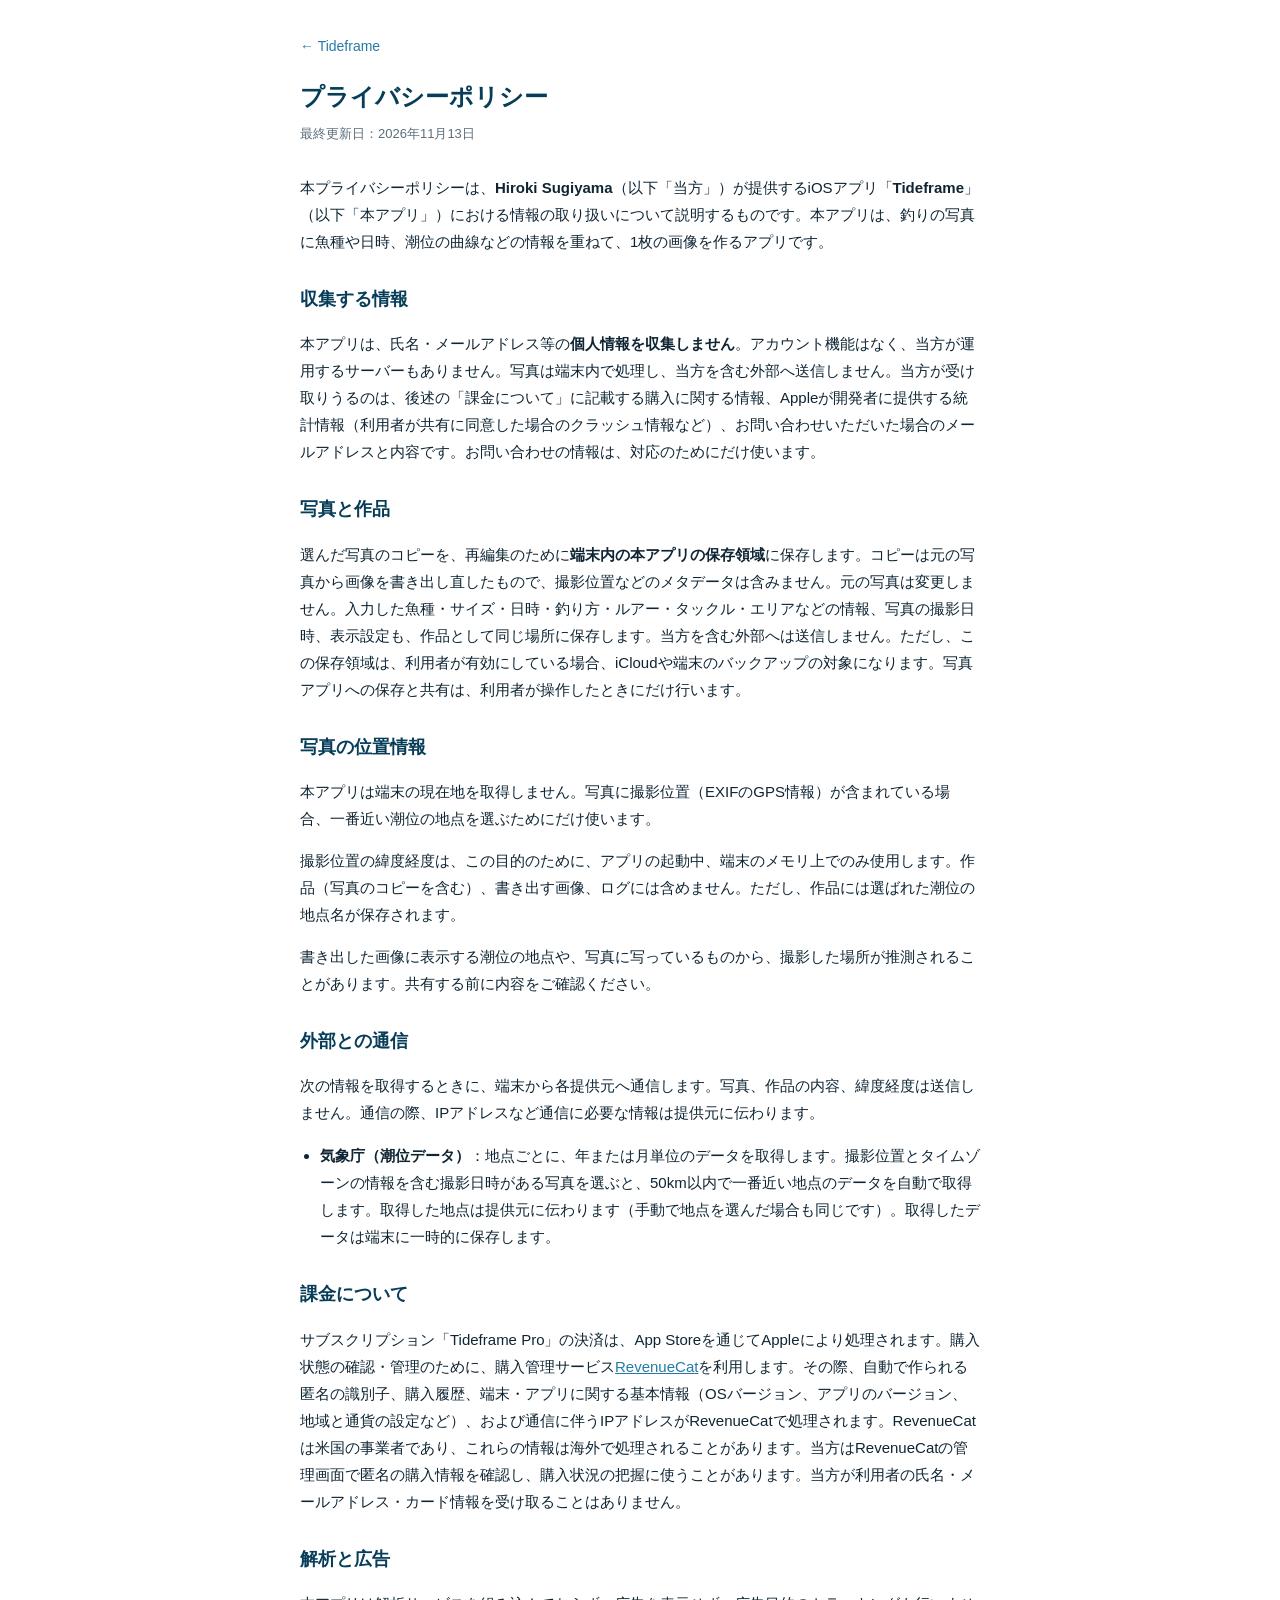
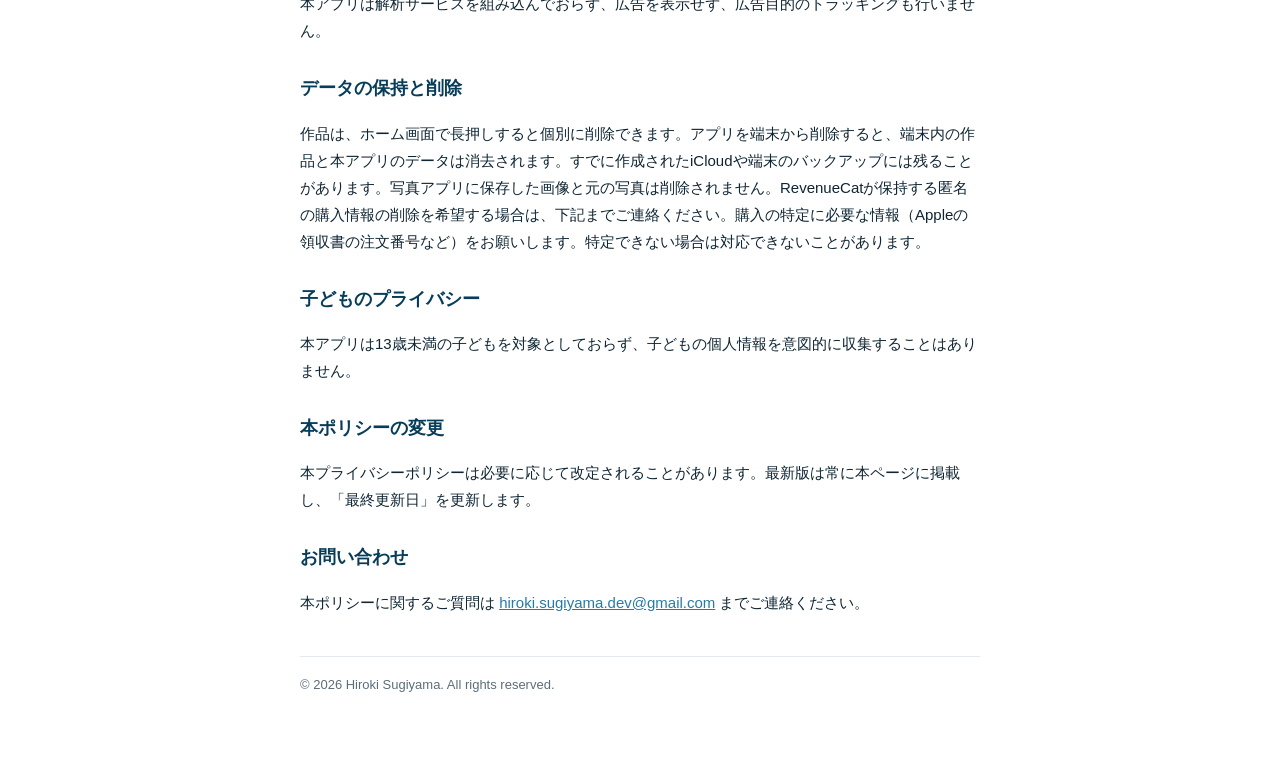
<file: privacy-ja.html>
<!doctype html>
<html lang="ja">
<head>
<meta charset="utf-8" />
<meta name="viewport" content="width=device-width, initial-scale=1" />
<title>プライバシーポリシー — Tideframe</title>
<link rel="stylesheet" href="./style.css" />
</head>
<body>
<div class="wrap">
  <a class="back" href="./index.html">&larr; Tideframe</a>
  <h1>プライバシーポリシー</h1>
  <p class="updated">最終更新日：2026年11月13日</p>

  <p>本プライバシーポリシーは、<strong>Hiroki Sugiyama</strong>（以下「当方」）が提供するiOSアプリ「<strong>Tideframe</strong>」（以下「本アプリ」）における情報の取り扱いについて説明するものです。本アプリは、釣りの写真に魚種や日時、潮位の曲線などの情報を重ねて、1枚の画像を作るアプリです。</p>

  <h2>収集する情報</h2>
  <p>本アプリは、氏名・メールアドレス等の<strong>個人情報を収集しません</strong>。アカウント機能はなく、当方が運用するサーバーもありません。写真は端末内で処理し、当方を含む外部へ送信しません。当方が受け取りうるのは、後述の「課金について」に記載する購入に関する情報、Appleが開発者に提供する統計情報（利用者が共有に同意した場合のクラッシュ情報など）、お問い合わせいただいた場合のメールアドレスと内容です。お問い合わせの情報は、対応のためにだけ使います。</p>

  <h2>写真と作品</h2>
  <p>選んだ写真のコピーを、再編集のために<strong>端末内の本アプリの保存領域</strong>に保存します。コピーは元の写真から画像を書き出し直したもので、撮影位置などのメタデータは含みません。元の写真は変更しません。入力した魚種・サイズ・日時・釣り方・ルアー・タックル・エリアなどの情報、写真の撮影日時、表示設定も、作品として同じ場所に保存します。当方を含む外部へは送信しません。ただし、この保存領域は、利用者が有効にしている場合、iCloudや端末のバックアップの対象になります。写真アプリへの保存と共有は、利用者が操作したときにだけ行います。</p>

  <h2>写真の位置情報</h2>
  <p>本アプリは端末の現在地を取得しません。写真に撮影位置（EXIFのGPS情報）が含まれている場合、一番近い潮位の地点を選ぶためにだけ使います。</p>
  <p>撮影位置の緯度経度は、この目的のために、アプリの起動中、端末のメモリ上でのみ使用します。作品（写真のコピーを含む）、書き出す画像、ログには含めません。ただし、作品には選ばれた潮位の地点名が保存されます。</p>
  <p>書き出した画像に表示する潮位の地点や、写真に写っているものから、撮影した場所が推測されることがあります。共有する前に内容をご確認ください。</p>

  <h2>外部との通信</h2>
  <p>次の情報を取得するときに、端末から各提供元へ通信します。写真、作品の内容、緯度経度は送信しません。通信の際、IPアドレスなど通信に必要な情報は提供元に伝わります。</p>
  <ul>
    <li><strong>気象庁（潮位データ）</strong>：地点ごとに、年または月単位のデータを取得します。撮影位置とタイムゾーンの情報を含む撮影日時がある写真を選ぶと、50km以内で一番近い地点のデータを自動で取得します。取得した地点は提供元に伝わります（手動で地点を選んだ場合も同じです）。取得したデータは端末に一時的に保存します。</li>
  </ul>

  <h2>課金について</h2>
  <p>サブスクリプション「Tideframe Pro」の決済は、App Storeを通じてAppleにより処理されます。購入状態の確認・管理のために、購入管理サービス<a href="https://www.revenuecat.com/privacy">RevenueCat</a>を利用します。その際、自動で作られる匿名の識別子、購入履歴、端末・アプリに関する基本情報（OSバージョン、アプリのバージョン、地域と通貨の設定など）、および通信に伴うIPアドレスがRevenueCatで処理されます。RevenueCatは米国の事業者であり、これらの情報は海外で処理されることがあります。当方はRevenueCatの管理画面で匿名の購入情報を確認し、購入状況の把握に使うことがあります。当方が利用者の氏名・メールアドレス・カード情報を受け取ることはありません。</p>

  <h2>解析と広告</h2>
  <p>本アプリは解析サービスを組み込んでおらず、広告を表示せず、広告目的のトラッキングも行いません。</p>

  <h2>データの保持と削除</h2>
  <p>作品は、ホーム画面で長押しすると個別に削除できます。アプリを端末から削除すると、端末内の作品と本アプリのデータは消去されます。すでに作成されたiCloudや端末のバックアップには残ることがあります。写真アプリに保存した画像と元の写真は削除されません。RevenueCatが保持する匿名の購入情報の削除を希望する場合は、下記までご連絡ください。購入の特定に必要な情報（Appleの領収書の注文番号など）をお願いします。特定できない場合は対応できないことがあります。</p>

  <h2>子どものプライバシー</h2>
  <p>本アプリは13歳未満の子どもを対象としておらず、子どもの個人情報を意図的に収集することはありません。</p>

  <h2>本ポリシーの変更</h2>
  <p>本プライバシーポリシーは必要に応じて改定されることがあります。最新版は常に本ページに掲載し、「最終更新日」を更新します。</p>

  <h2>お問い合わせ</h2>
  <p>本ポリシーに関するご質問は <a href="mailto:hiroki.sugiyama.dev@gmail.com">hiroki.sugiyama.dev@gmail.com</a> までご連絡ください。</p>

  <footer>© 2026 Hiroki Sugiyama. All rights reserved.</footer>
</div>
</body>
</html>
</file>
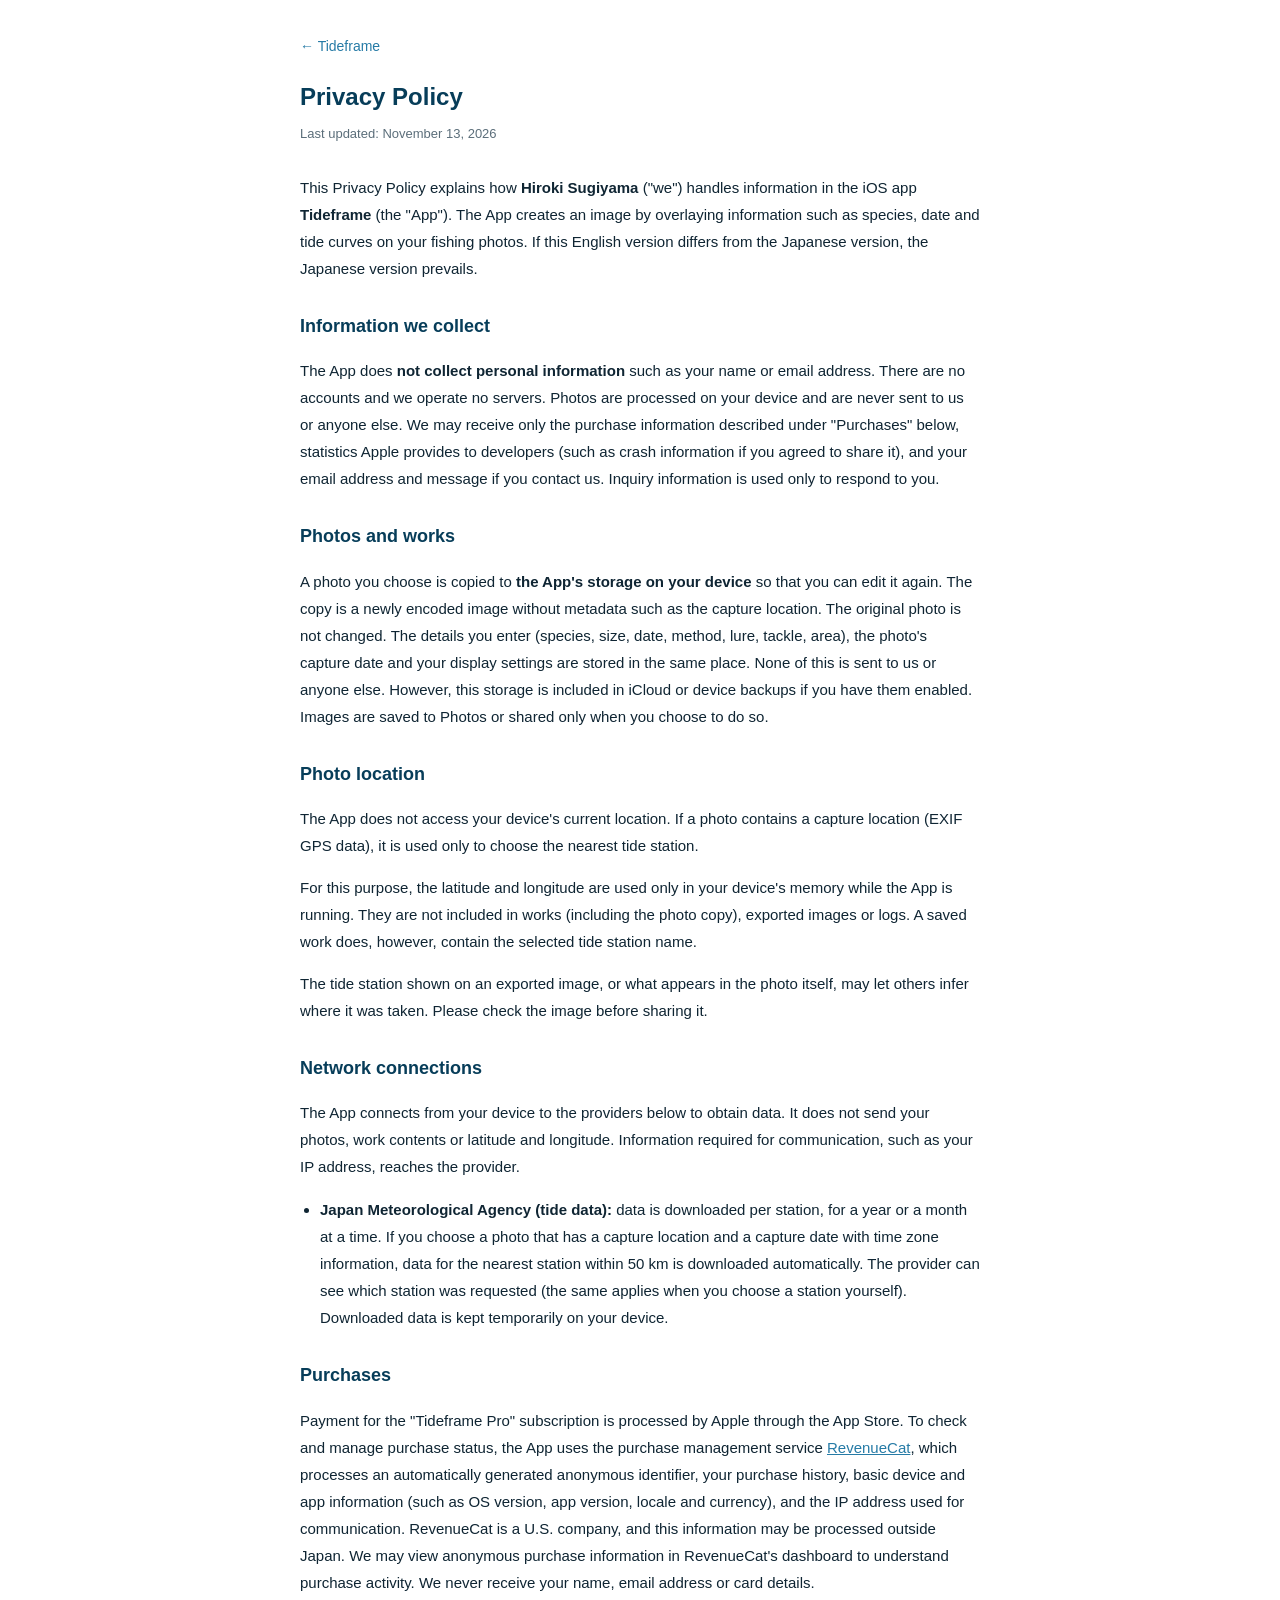
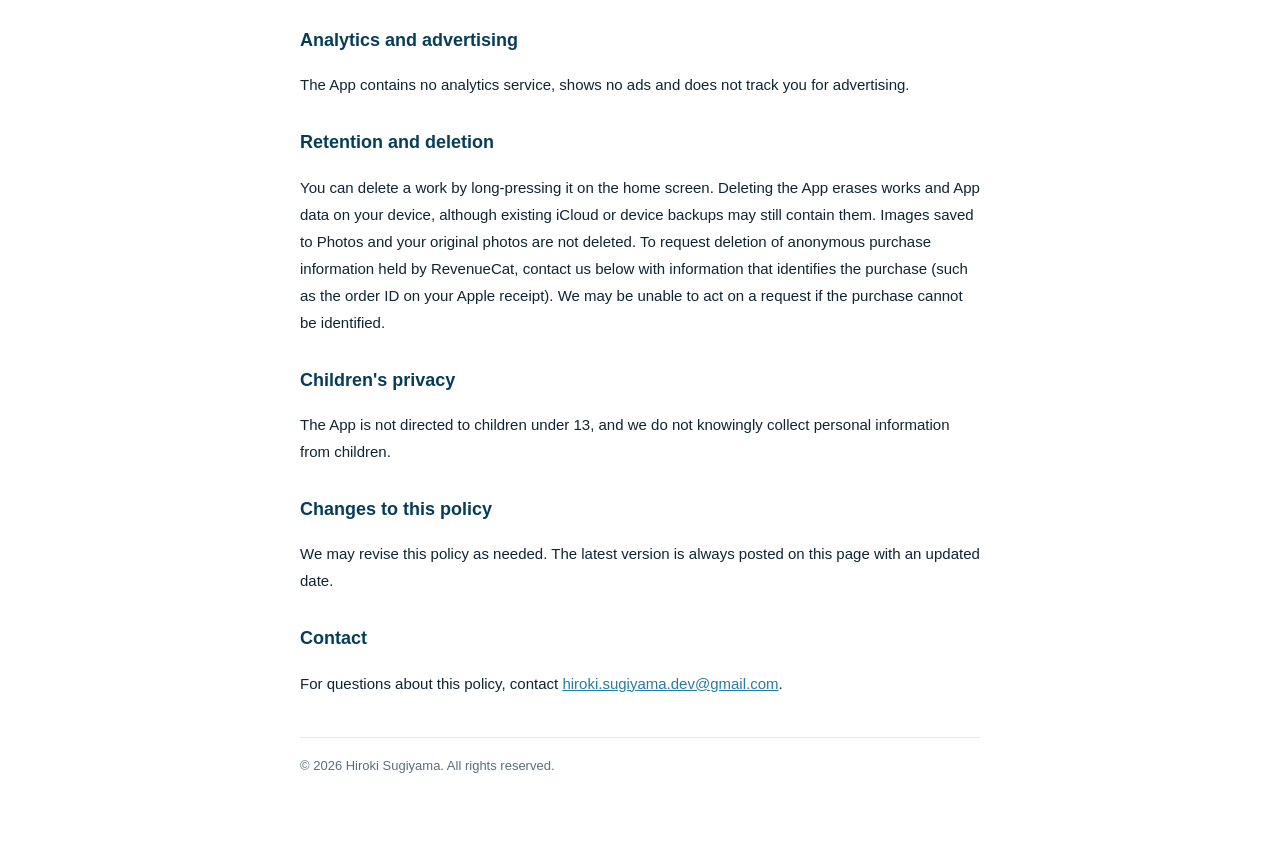
<file: privacy.html>
<!doctype html>
<html lang="en">
<head>
<meta charset="utf-8" />
<meta name="viewport" content="width=device-width, initial-scale=1" />
<title>Privacy Policy — Tideframe</title>
<link rel="stylesheet" href="./style.css" />
</head>
<body>
<div class="wrap">
  <a class="back" href="./index.html">&larr; Tideframe</a>
  <h1>Privacy Policy</h1>
  <p class="updated">Last updated: November 13, 2026</p>

  <p>This Privacy Policy explains how <strong>Hiroki Sugiyama</strong> ("we") handles information in the iOS app <strong>Tideframe</strong> (the "App"). The App creates an image by overlaying information such as species, date and tide curves on your fishing photos. If this English version differs from the Japanese version, the Japanese version prevails.</p>

  <h2>Information we collect</h2>
  <p>The App does <strong>not collect personal information</strong> such as your name or email address. There are no accounts and we operate no servers. Photos are processed on your device and are never sent to us or anyone else. We may receive only the purchase information described under "Purchases" below, statistics Apple provides to developers (such as crash information if you agreed to share it), and your email address and message if you contact us. Inquiry information is used only to respond to you.</p>

  <h2>Photos and works</h2>
  <p>A photo you choose is copied to <strong>the App's storage on your device</strong> so that you can edit it again. The copy is a newly encoded image without metadata such as the capture location. The original photo is not changed. The details you enter (species, size, date, method, lure, tackle, area), the photo's capture date and your display settings are stored in the same place. None of this is sent to us or anyone else. However, this storage is included in iCloud or device backups if you have them enabled. Images are saved to Photos or shared only when you choose to do so.</p>

  <h2>Photo location</h2>
  <p>The App does not access your device's current location. If a photo contains a capture location (EXIF GPS data), it is used only to choose the nearest tide station.</p>
  <p>For this purpose, the latitude and longitude are used only in your device's memory while the App is running. They are not included in works (including the photo copy), exported images or logs. A saved work does, however, contain the selected tide station name.</p>
  <p>The tide station shown on an exported image, or what appears in the photo itself, may let others infer where it was taken. Please check the image before sharing it.</p>

  <h2>Network connections</h2>
  <p>The App connects from your device to the providers below to obtain data. It does not send your photos, work contents or latitude and longitude. Information required for communication, such as your IP address, reaches the provider.</p>
  <ul>
    <li><strong>Japan Meteorological Agency (tide data):</strong> data is downloaded per station, for a year or a month at a time. If you choose a photo that has a capture location and a capture date with time zone information, data for the nearest station within 50 km is downloaded automatically. The provider can see which station was requested (the same applies when you choose a station yourself). Downloaded data is kept temporarily on your device.</li>
  </ul>

  <h2>Purchases</h2>
  <p>Payment for the "Tideframe Pro" subscription is processed by Apple through the App Store. To check and manage purchase status, the App uses the purchase management service <a href="https://www.revenuecat.com/privacy">RevenueCat</a>, which processes an automatically generated anonymous identifier, your purchase history, basic device and app information (such as OS version, app version, locale and currency), and the IP address used for communication. RevenueCat is a U.S. company, and this information may be processed outside Japan. We may view anonymous purchase information in RevenueCat's dashboard to understand purchase activity. We never receive your name, email address or card details.</p>

  <h2>Analytics and advertising</h2>
  <p>The App contains no analytics service, shows no ads and does not track you for advertising.</p>

  <h2>Retention and deletion</h2>
  <p>You can delete a work by long-pressing it on the home screen. Deleting the App erases works and App data on your device, although existing iCloud or device backups may still contain them. Images saved to Photos and your original photos are not deleted. To request deletion of anonymous purchase information held by RevenueCat, contact us below with information that identifies the purchase (such as the order ID on your Apple receipt). We may be unable to act on a request if the purchase cannot be identified.</p>

  <h2>Children's privacy</h2>
  <p>The App is not directed to children under 13, and we do not knowingly collect personal information from children.</p>

  <h2>Changes to this policy</h2>
  <p>We may revise this policy as needed. The latest version is always posted on this page with an updated date.</p>

  <h2>Contact</h2>
  <p>For questions about this policy, contact <a href="mailto:hiroki.sugiyama.dev@gmail.com">hiroki.sugiyama.dev@gmail.com</a>.</p>

  <footer>© 2026 Hiroki Sugiyama. All rights reserved.</footer>
</div>
</body>
</html>
</file>
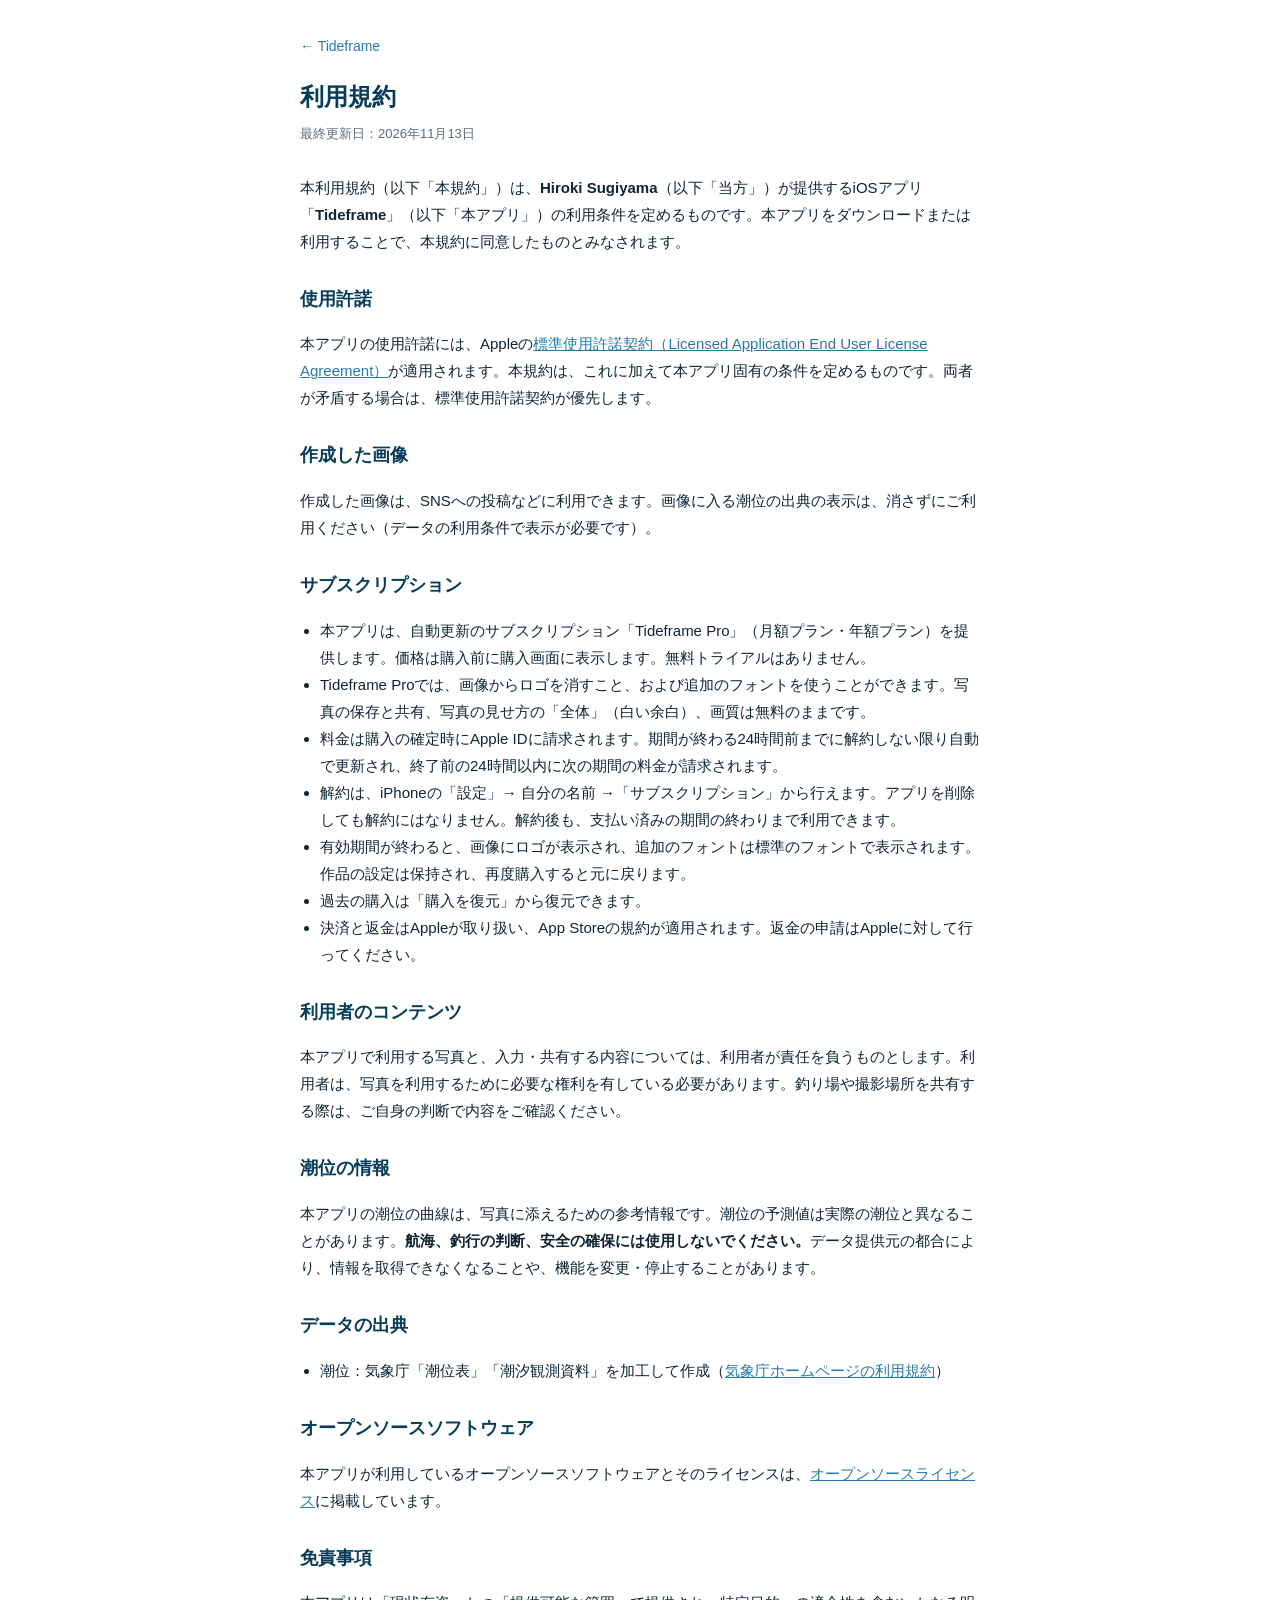
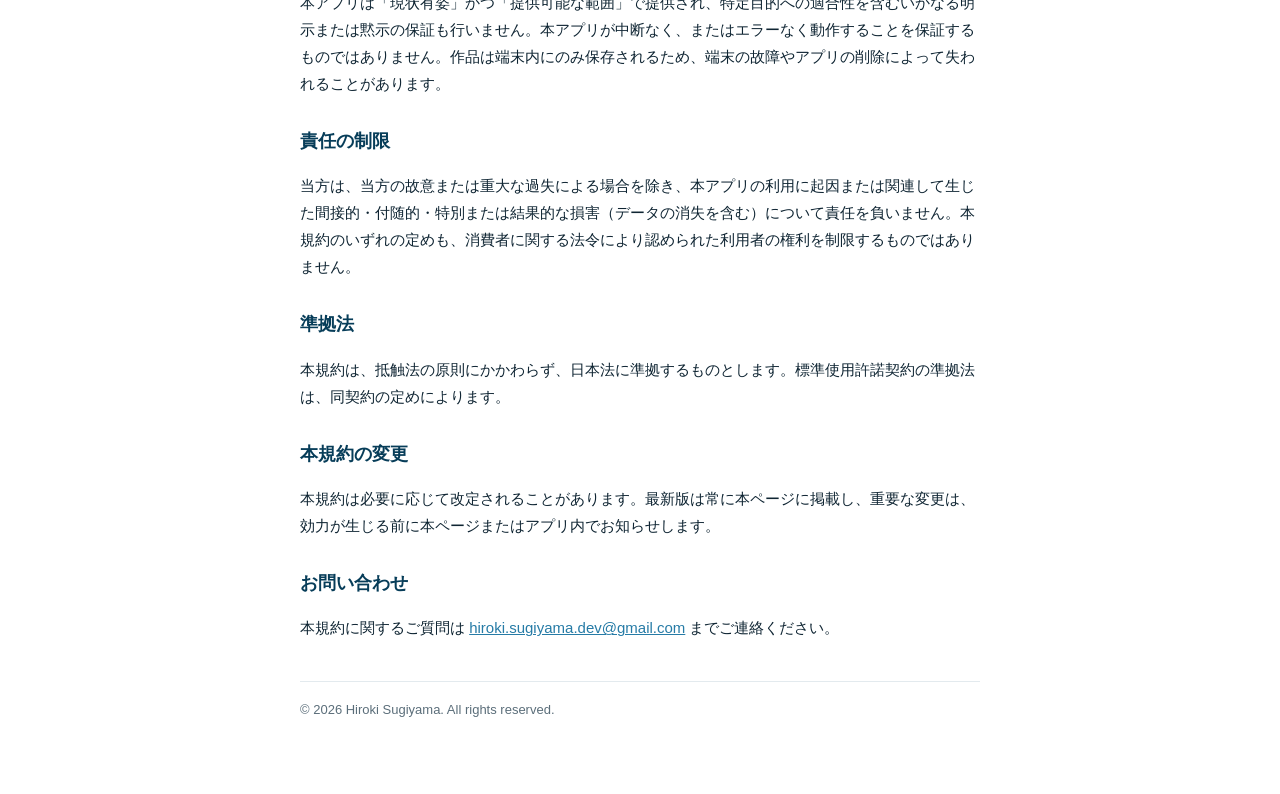
<file: terms-ja.html>
<!doctype html>
<html lang="ja">
<head>
<meta charset="utf-8" />
<meta name="viewport" content="width=device-width, initial-scale=1" />
<title>利用規約 — Tideframe</title>
<link rel="stylesheet" href="./style.css" />
</head>
<body>
<div class="wrap">
  <a class="back" href="./index.html">&larr; Tideframe</a>
  <h1>利用規約</h1>
  <p class="updated">最終更新日：2026年11月13日</p>

  <p>本利用規約（以下「本規約」）は、<strong>Hiroki Sugiyama</strong>（以下「当方」）が提供するiOSアプリ「<strong>Tideframe</strong>」（以下「本アプリ」）の利用条件を定めるものです。本アプリをダウンロードまたは利用することで、本規約に同意したものとみなされます。</p>

  <h2>使用許諾</h2>
  <p>本アプリの使用許諾には、Appleの<a href="https://www.apple.com/legal/internet-services/itunes/dev/stdeula/">標準使用許諾契約（Licensed Application End User License Agreement）</a>が適用されます。本規約は、これに加えて本アプリ固有の条件を定めるものです。両者が矛盾する場合は、標準使用許諾契約が優先します。</p>

  <h2>作成した画像</h2>
  <p>作成した画像は、SNSへの投稿などに利用できます。画像に入る潮位の出典の表示は、消さずにご利用ください（データの利用条件で表示が必要です）。</p>

  <h2>サブスクリプション</h2>
  <ul>
    <li>本アプリは、自動更新のサブスクリプション「Tideframe Pro」（月額プラン・年額プラン）を提供します。価格は購入前に購入画面に表示します。無料トライアルはありません。</li>
    <li>Tideframe Proでは、画像からロゴを消すこと、および追加のフォントを使うことができます。写真の保存と共有、写真の見せ方の「全体」（白い余白）、画質は無料のままです。</li>
    <li>料金は購入の確定時にApple IDに請求されます。期間が終わる24時間前までに解約しない限り自動で更新され、終了前の24時間以内に次の期間の料金が請求されます。</li>
    <li>解約は、iPhoneの「設定」→ 自分の名前 →「サブスクリプション」から行えます。アプリを削除しても解約にはなりません。解約後も、支払い済みの期間の終わりまで利用できます。</li>
    <li>有効期間が終わると、画像にロゴが表示され、追加のフォントは標準のフォントで表示されます。作品の設定は保持され、再度購入すると元に戻ります。</li>
    <li>過去の購入は「購入を復元」から復元できます。</li>
    <li>決済と返金はAppleが取り扱い、App Storeの規約が適用されます。返金の申請はAppleに対して行ってください。</li>
  </ul>

  <h2>利用者のコンテンツ</h2>
  <p>本アプリで利用する写真と、入力・共有する内容については、利用者が責任を負うものとします。利用者は、写真を利用するために必要な権利を有している必要があります。釣り場や撮影場所を共有する際は、ご自身の判断で内容をご確認ください。</p>

  <h2>潮位の情報</h2>
  <p>本アプリの潮位の曲線は、写真に添えるための参考情報です。潮位の予測値は実際の潮位と異なることがあります。<strong>航海、釣行の判断、安全の確保には使用しないでください。</strong>データ提供元の都合により、情報を取得できなくなることや、機能を変更・停止することがあります。</p>

  <h2>データの出典</h2>
  <ul>
    <li>潮位：気象庁「潮位表」「潮汐観測資料」を加工して作成（<a href="https://www.jma.go.jp/jma/kishou/info/coment.html">気象庁ホームページの利用規約</a>）</li>
  </ul>

  <h2>オープンソースソフトウェア</h2>
  <p>本アプリが利用しているオープンソースソフトウェアとそのライセンスは、<a href="./licenses.html">オープンソースライセンス</a>に掲載しています。</p>

  <h2>免責事項</h2>
  <p>本アプリは「現状有姿」かつ「提供可能な範囲」で提供され、特定目的への適合性を含むいかなる明示または黙示の保証も行いません。本アプリが中断なく、またはエラーなく動作することを保証するものではありません。作品は端末内にのみ保存されるため、端末の故障やアプリの削除によって失われることがあります。</p>

  <h2>責任の制限</h2>
  <p>当方は、当方の故意または重大な過失による場合を除き、本アプリの利用に起因または関連して生じた間接的・付随的・特別または結果的な損害（データの消失を含む）について責任を負いません。本規約のいずれの定めも、消費者に関する法令により認められた利用者の権利を制限するものではありません。</p>

  <h2>準拠法</h2>
  <p>本規約は、抵触法の原則にかかわらず、日本法に準拠するものとします。標準使用許諾契約の準拠法は、同契約の定めによります。</p>

  <h2>本規約の変更</h2>
  <p>本規約は必要に応じて改定されることがあります。最新版は常に本ページに掲載し、重要な変更は、効力が生じる前に本ページまたはアプリ内でお知らせします。</p>

  <h2>お問い合わせ</h2>
  <p>本規約に関するご質問は <a href="mailto:hiroki.sugiyama.dev@gmail.com">hiroki.sugiyama.dev@gmail.com</a> までご連絡ください。</p>

  <footer>© 2026 Hiroki Sugiyama. All rights reserved.</footer>
</div>
</body>
</html>
</file>
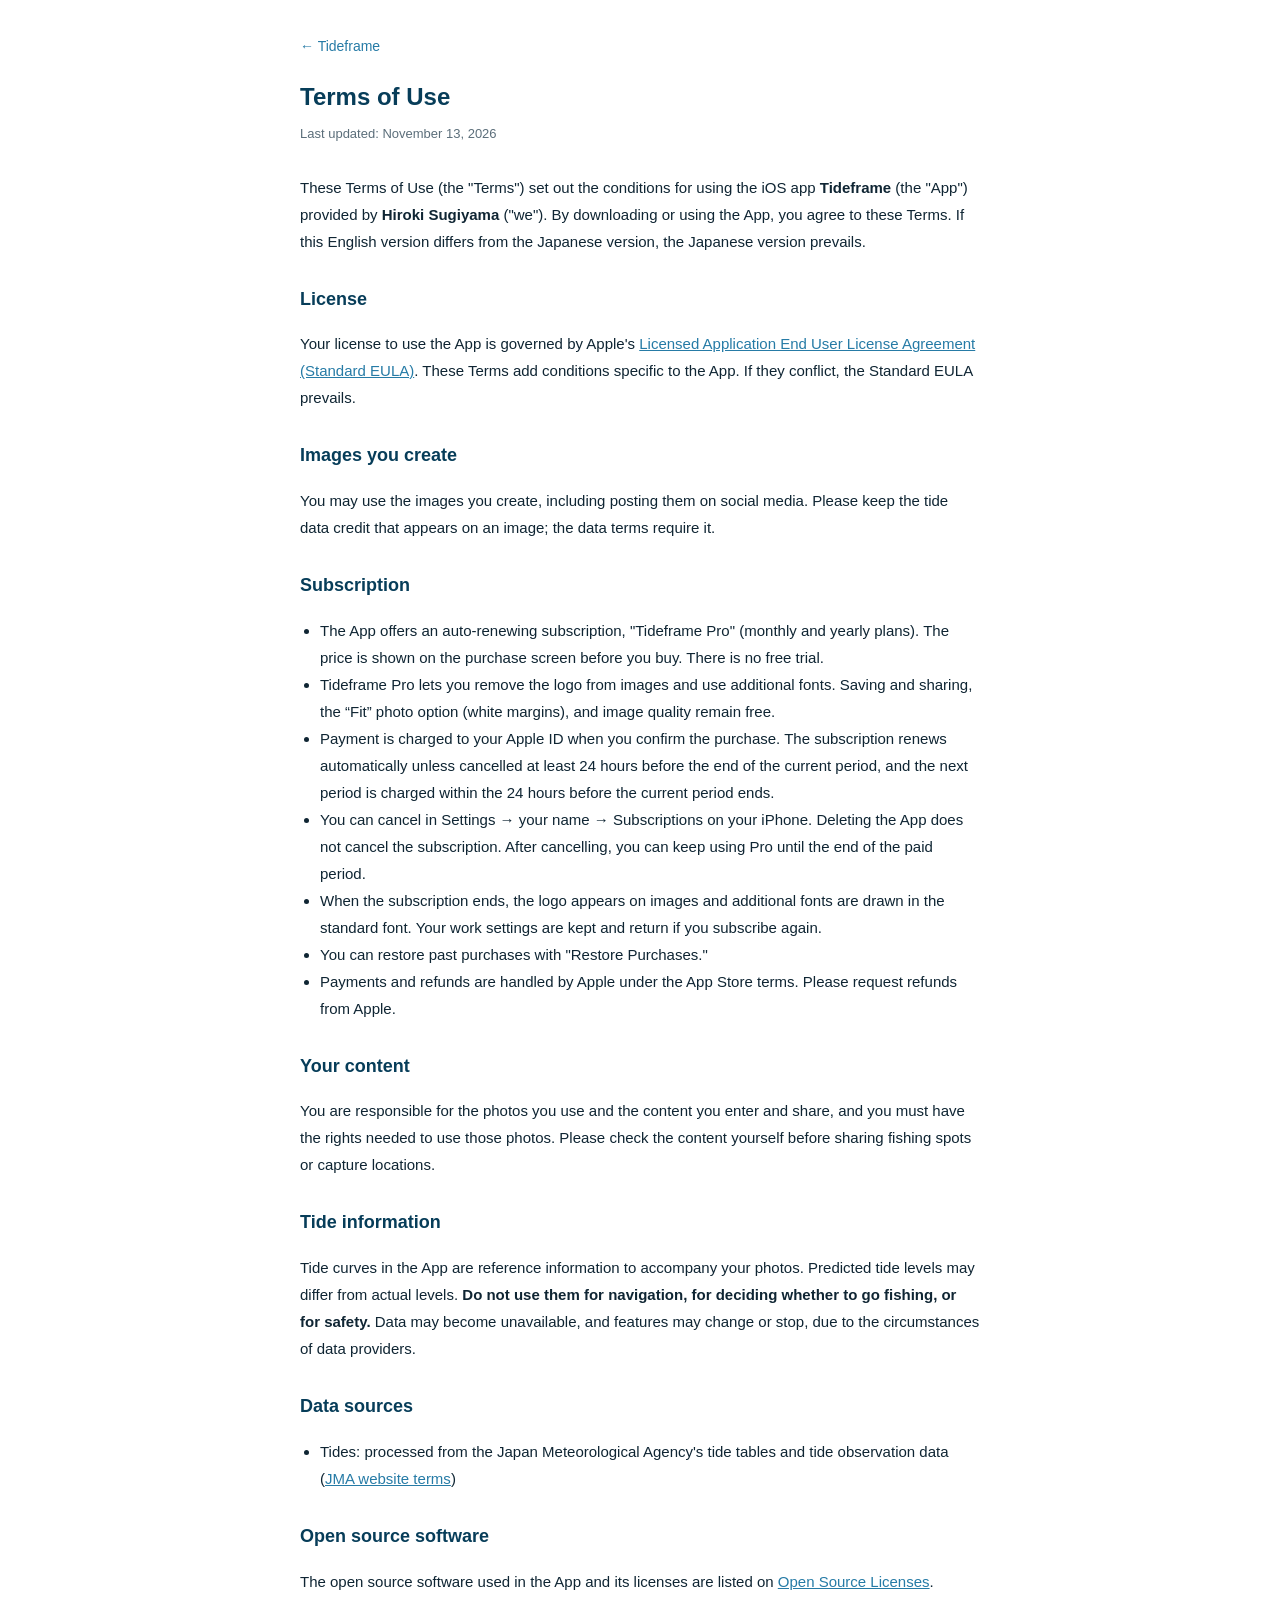
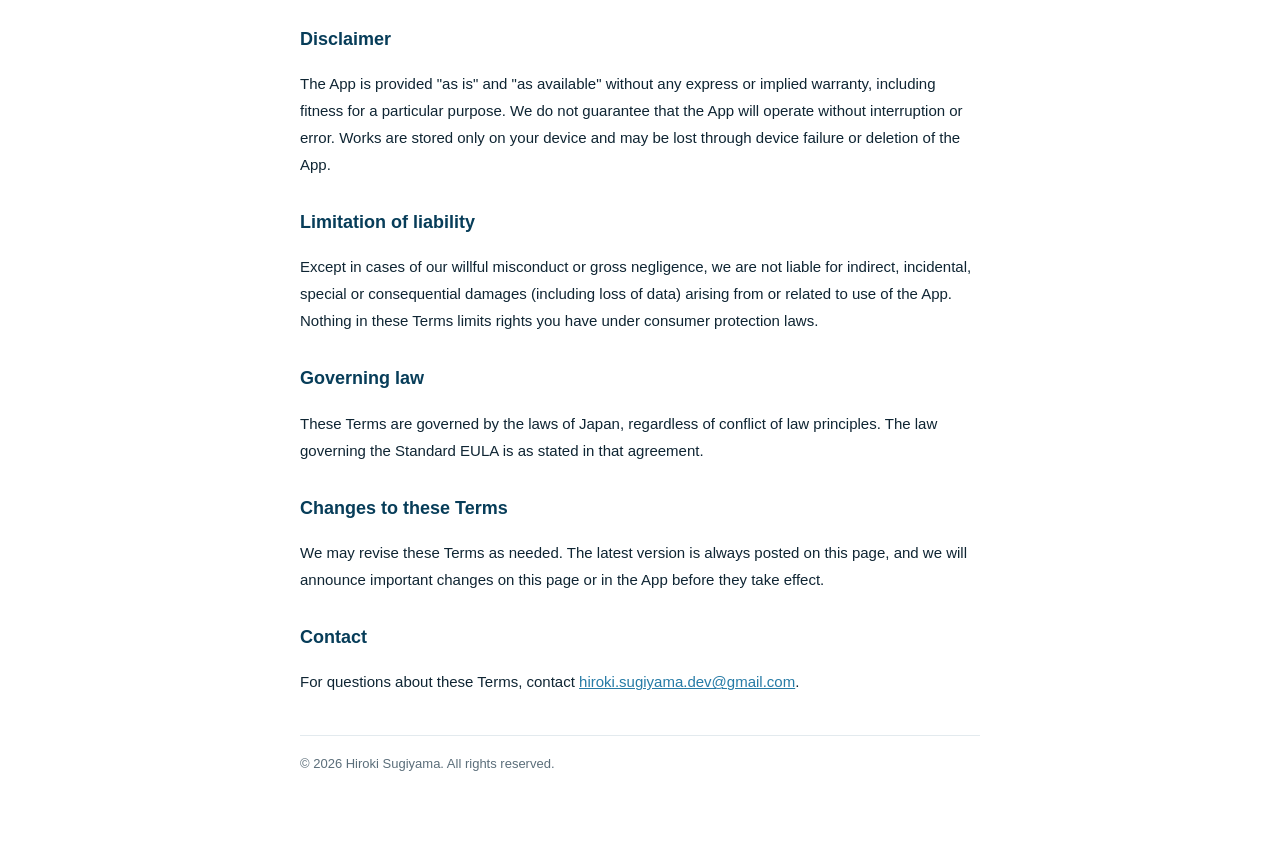
<file: terms.html>
<!doctype html>
<html lang="en">
<head>
<meta charset="utf-8" />
<meta name="viewport" content="width=device-width, initial-scale=1" />
<title>Terms of Use — Tideframe</title>
<link rel="stylesheet" href="./style.css" />
</head>
<body>
<div class="wrap">
  <a class="back" href="./index.html">&larr; Tideframe</a>
  <h1>Terms of Use</h1>
  <p class="updated">Last updated: November 13, 2026</p>

  <p>These Terms of Use (the "Terms") set out the conditions for using the iOS app <strong>Tideframe</strong> (the "App") provided by <strong>Hiroki Sugiyama</strong> ("we"). By downloading or using the App, you agree to these Terms. If this English version differs from the Japanese version, the Japanese version prevails.</p>

  <h2>License</h2>
  <p>Your license to use the App is governed by Apple's <a href="https://www.apple.com/legal/internet-services/itunes/dev/stdeula/">Licensed Application End User License Agreement (Standard EULA)</a>. These Terms add conditions specific to the App. If they conflict, the Standard EULA prevails.</p>

  <h2>Images you create</h2>
  <p>You may use the images you create, including posting them on social media. Please keep the tide data credit that appears on an image; the data terms require it.</p>

  <h2>Subscription</h2>
  <ul>
    <li>The App offers an auto-renewing subscription, "Tideframe Pro" (monthly and yearly plans). The price is shown on the purchase screen before you buy. There is no free trial.</li>
    <li>Tideframe Pro lets you remove the logo from images and use additional fonts. Saving and sharing, the “Fit” photo option (white margins), and image quality remain free.</li>
    <li>Payment is charged to your Apple ID when you confirm the purchase. The subscription renews automatically unless cancelled at least 24 hours before the end of the current period, and the next period is charged within the 24 hours before the current period ends.</li>
    <li>You can cancel in Settings → your name → Subscriptions on your iPhone. Deleting the App does not cancel the subscription. After cancelling, you can keep using Pro until the end of the paid period.</li>
    <li>When the subscription ends, the logo appears on images and additional fonts are drawn in the standard font. Your work settings are kept and return if you subscribe again.</li>
    <li>You can restore past purchases with "Restore Purchases."</li>
    <li>Payments and refunds are handled by Apple under the App Store terms. Please request refunds from Apple.</li>
  </ul>

  <h2>Your content</h2>
  <p>You are responsible for the photos you use and the content you enter and share, and you must have the rights needed to use those photos. Please check the content yourself before sharing fishing spots or capture locations.</p>

  <h2>Tide information</h2>
  <p>Tide curves in the App are reference information to accompany your photos. Predicted tide levels may differ from actual levels. <strong>Do not use them for navigation, for deciding whether to go fishing, or for safety.</strong> Data may become unavailable, and features may change or stop, due to the circumstances of data providers.</p>

  <h2>Data sources</h2>
  <ul>
    <li>Tides: processed from the Japan Meteorological Agency's tide tables and tide observation data (<a href="https://www.jma.go.jp/jma/kishou/info/coment.html">JMA website terms</a>)</li>
  </ul>

  <h2>Open source software</h2>
  <p>The open source software used in the App and its licenses are listed on <a href="./licenses.html">Open Source Licenses</a>.</p>

  <h2>Disclaimer</h2>
  <p>The App is provided "as is" and "as available" without any express or implied warranty, including fitness for a particular purpose. We do not guarantee that the App will operate without interruption or error. Works are stored only on your device and may be lost through device failure or deletion of the App.</p>

  <h2>Limitation of liability</h2>
  <p>Except in cases of our willful misconduct or gross negligence, we are not liable for indirect, incidental, special or consequential damages (including loss of data) arising from or related to use of the App. Nothing in these Terms limits rights you have under consumer protection laws.</p>

  <h2>Governing law</h2>
  <p>These Terms are governed by the laws of Japan, regardless of conflict of law principles. The law governing the Standard EULA is as stated in that agreement.</p>

  <h2>Changes to these Terms</h2>
  <p>We may revise these Terms as needed. The latest version is always posted on this page, and we will announce important changes on this page or in the App before they take effect.</p>

  <h2>Contact</h2>
  <p>For questions about these Terms, contact <a href="mailto:hiroki.sugiyama.dev@gmail.com">hiroki.sugiyama.dev@gmail.com</a>.</p>

  <footer>© 2026 Hiroki Sugiyama. All rights reserved.</footer>
</div>
</body>
</html>
</file>
<file: style.css>
:root { --brand:#267BA6; --navy:#073D59; --mint:#80CAC3; --text:#0F2533; --sub:#5B6E7A; --bg:#FFFFFF; --soft:#EDF6F7; --border:#E3EAEE; }
* { box-sizing:border-box; }
body { margin:0; font-family:-apple-system,BlinkMacSystemFont,"Segoe UI",Roboto,"Helvetica Neue",Arial,"Hiragino Kaku Gothic ProN","Noto Sans JP",sans-serif; color:var(--text); background:var(--bg); line-height:1.8; }
.wrap { max-width:720px; margin:0 auto; padding:32px 20px 72px; }
.back { display:inline-block; color:var(--brand); text-decoration:none; font-size:14px; margin-bottom:16px; }
.back:hover { text-decoration:underline; }
h1 { font-size:24px; margin:0 0 4px; color:var(--navy); }
.updated { color:var(--sub); font-size:13px; margin:0 0 28px; }
.tag { color:var(--sub); margin:0 0 28px; }
h2 { font-size:18px; margin:28px 0 8px; color:var(--navy); }
p, li { font-size:15px; }
ul { padding-left:20px; }
ul.links { list-style:none; padding:0; margin:0; }
ul.links li { margin:0 0 10px; }
a { color:var(--brand); overflow-wrap:anywhere; }
.card { background:var(--soft); border:1px solid var(--border); border-radius:14px; padding:16px 18px; margin:16px 0; }
footer { color:var(--sub); font-size:13px; margin-top:40px; border-top:1px solid var(--border); padding-top:16px; }
section { border-top:1px solid var(--border); padding-top:4px; }
.ver { color:var(--sub); font-size:13px; font-weight:400; }
.meta { color:var(--sub); font-size:13px; margin:0 0 8px; }
pre { white-space:pre-wrap; overflow-wrap:anywhere; font-size:12px; line-height:1.6; background:var(--soft); border-radius:10px; padding:12px; margin:0 0 20px; }
</file>
